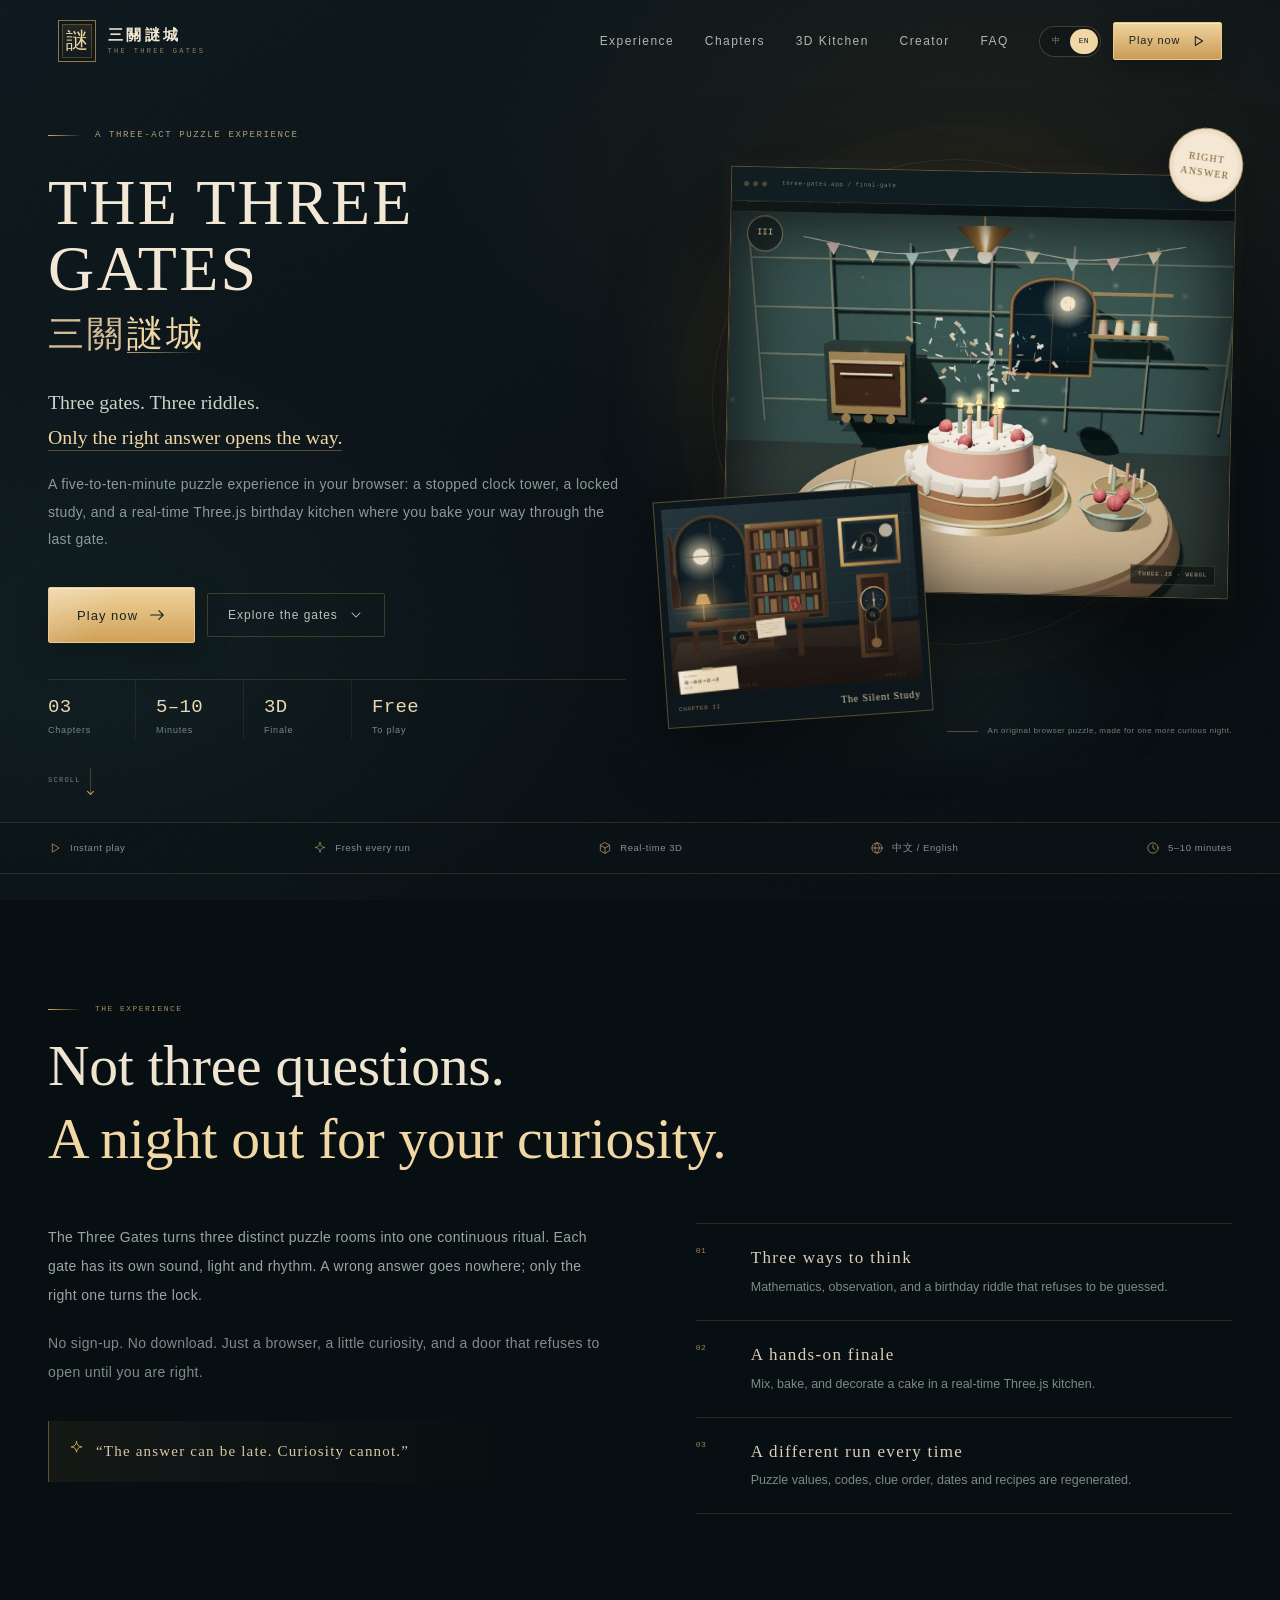
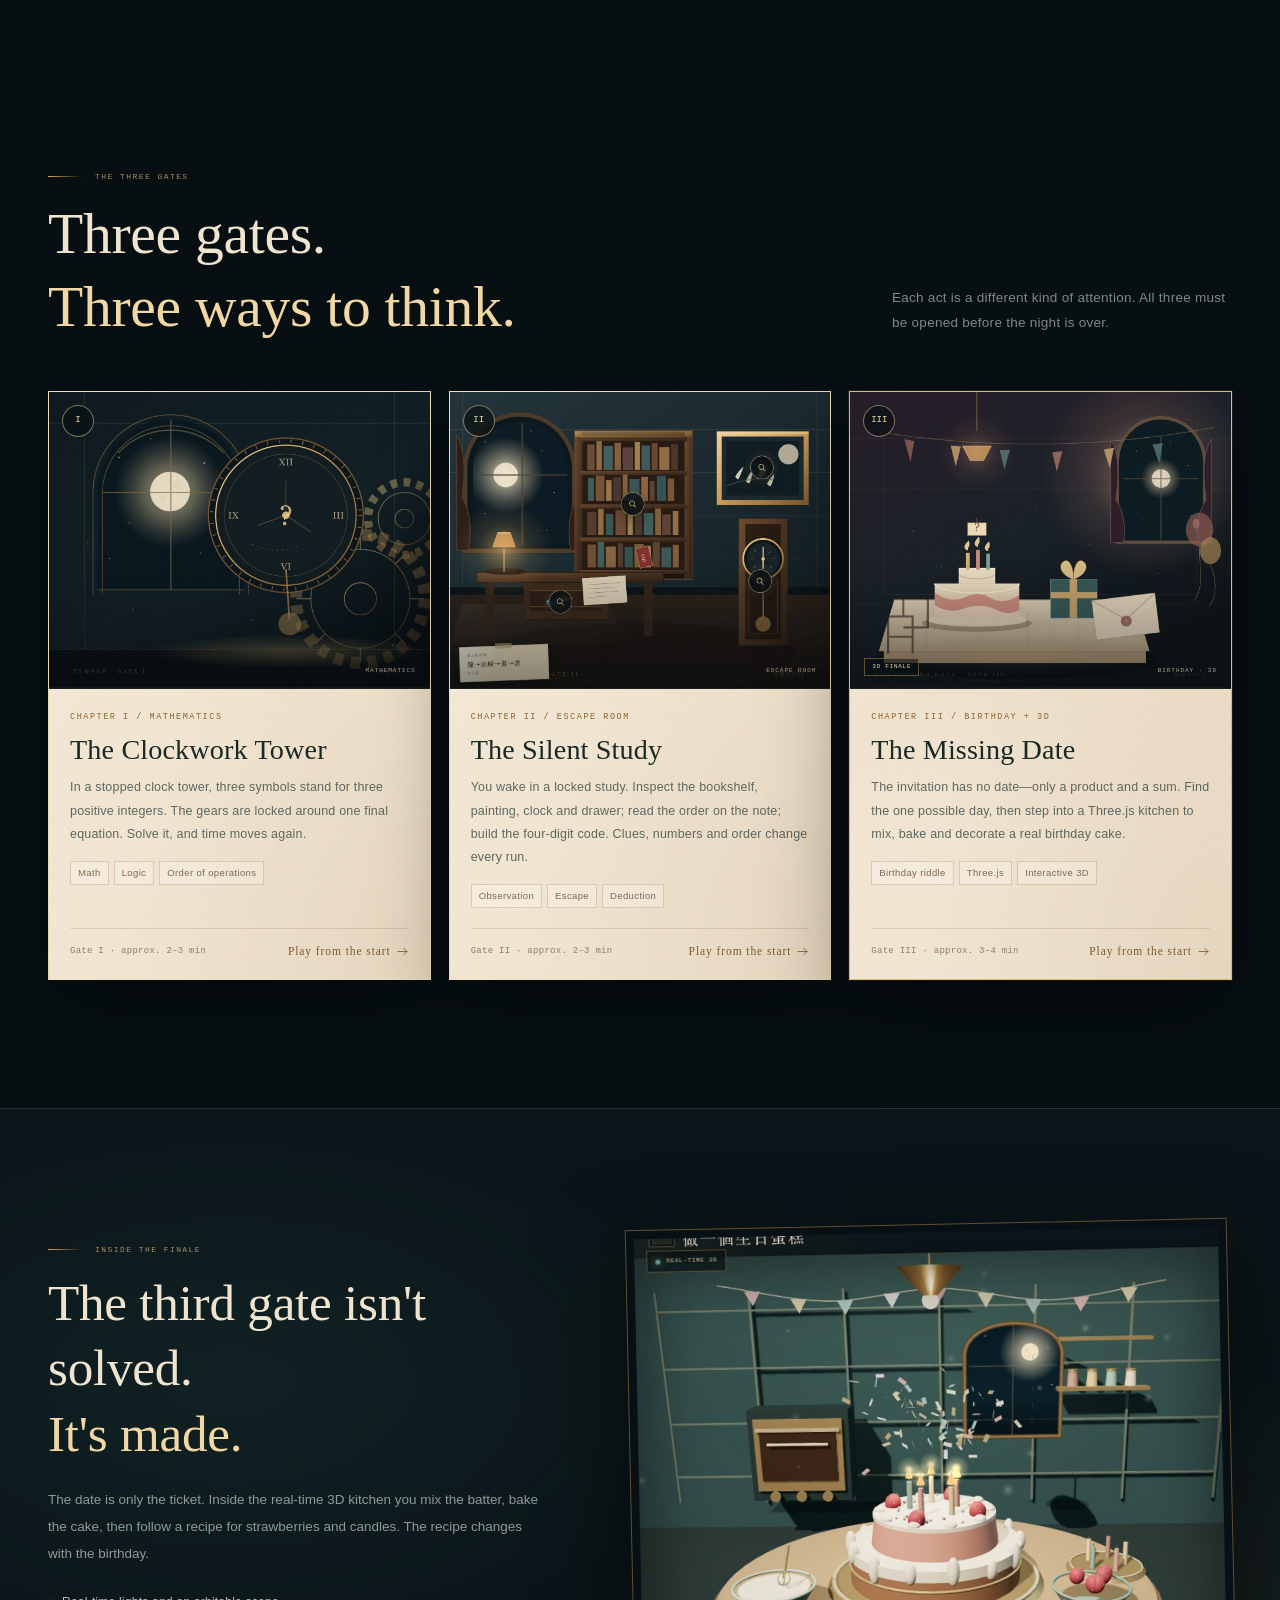
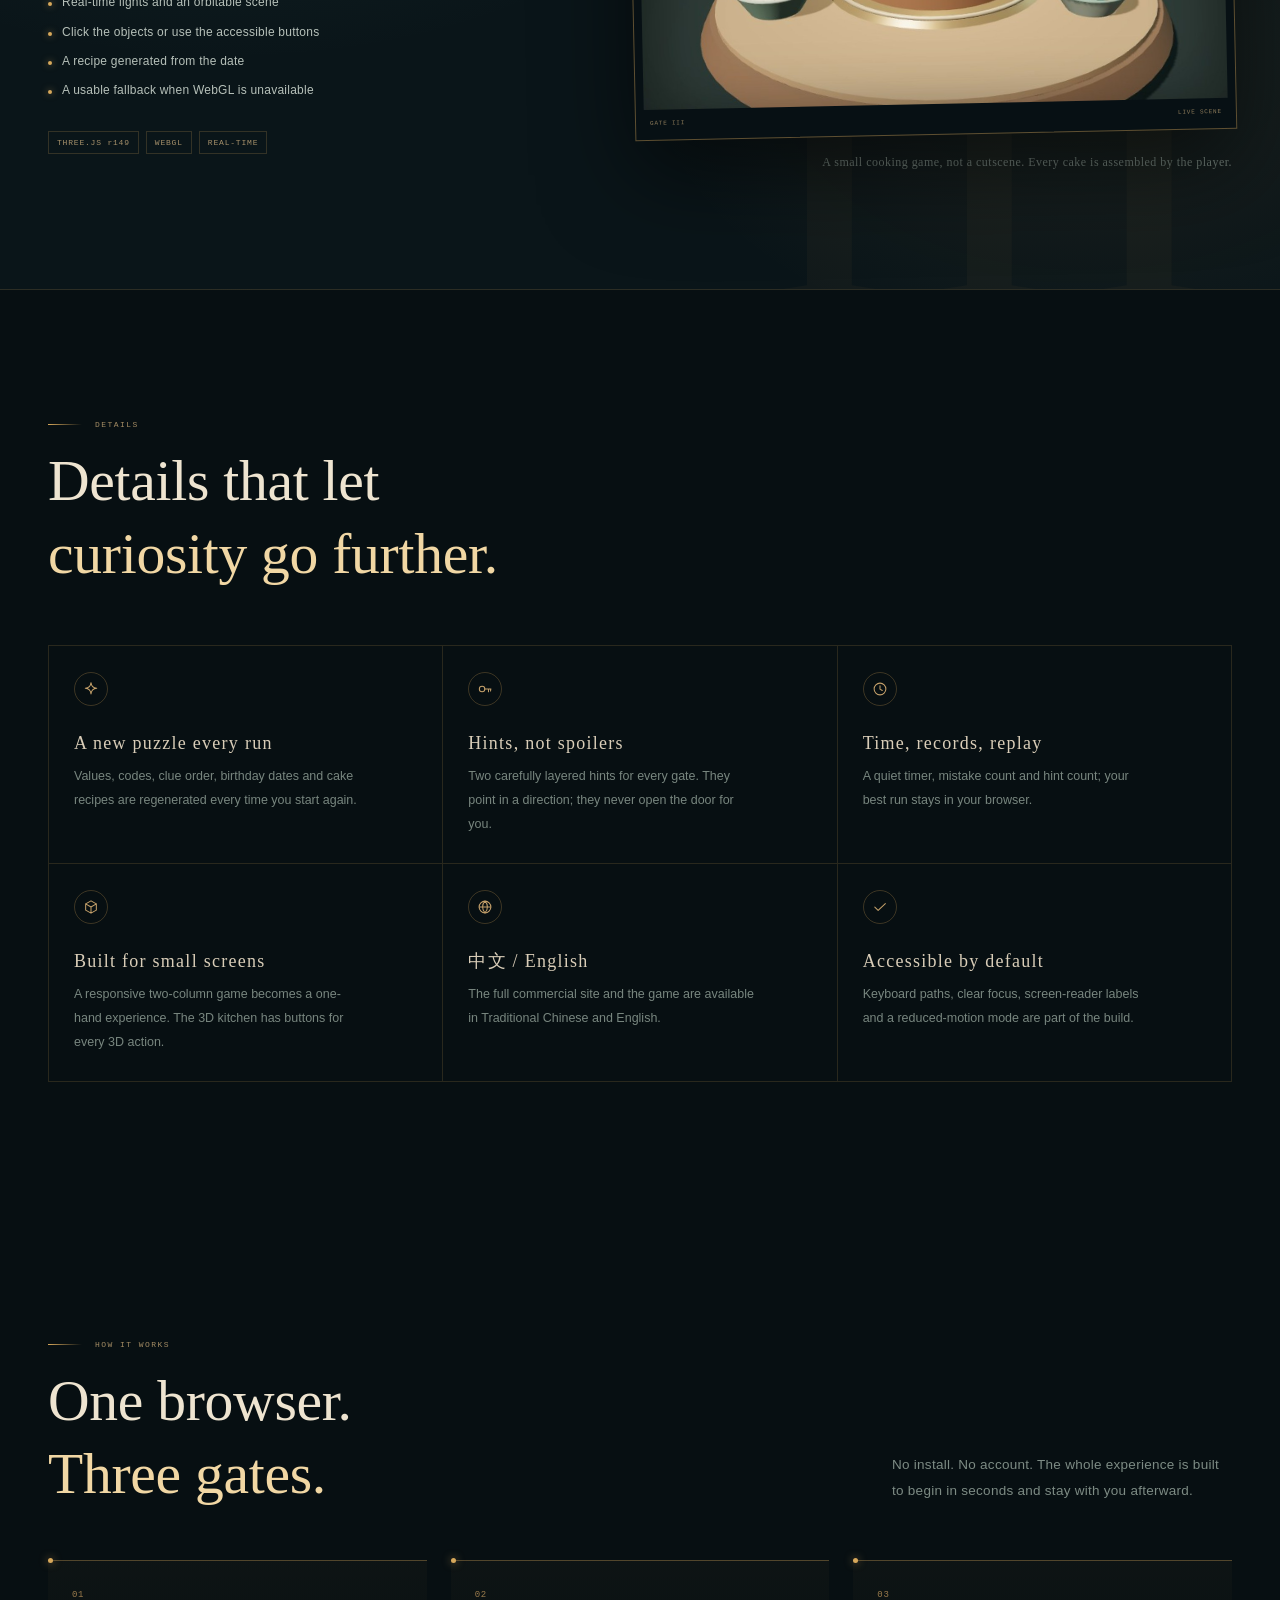
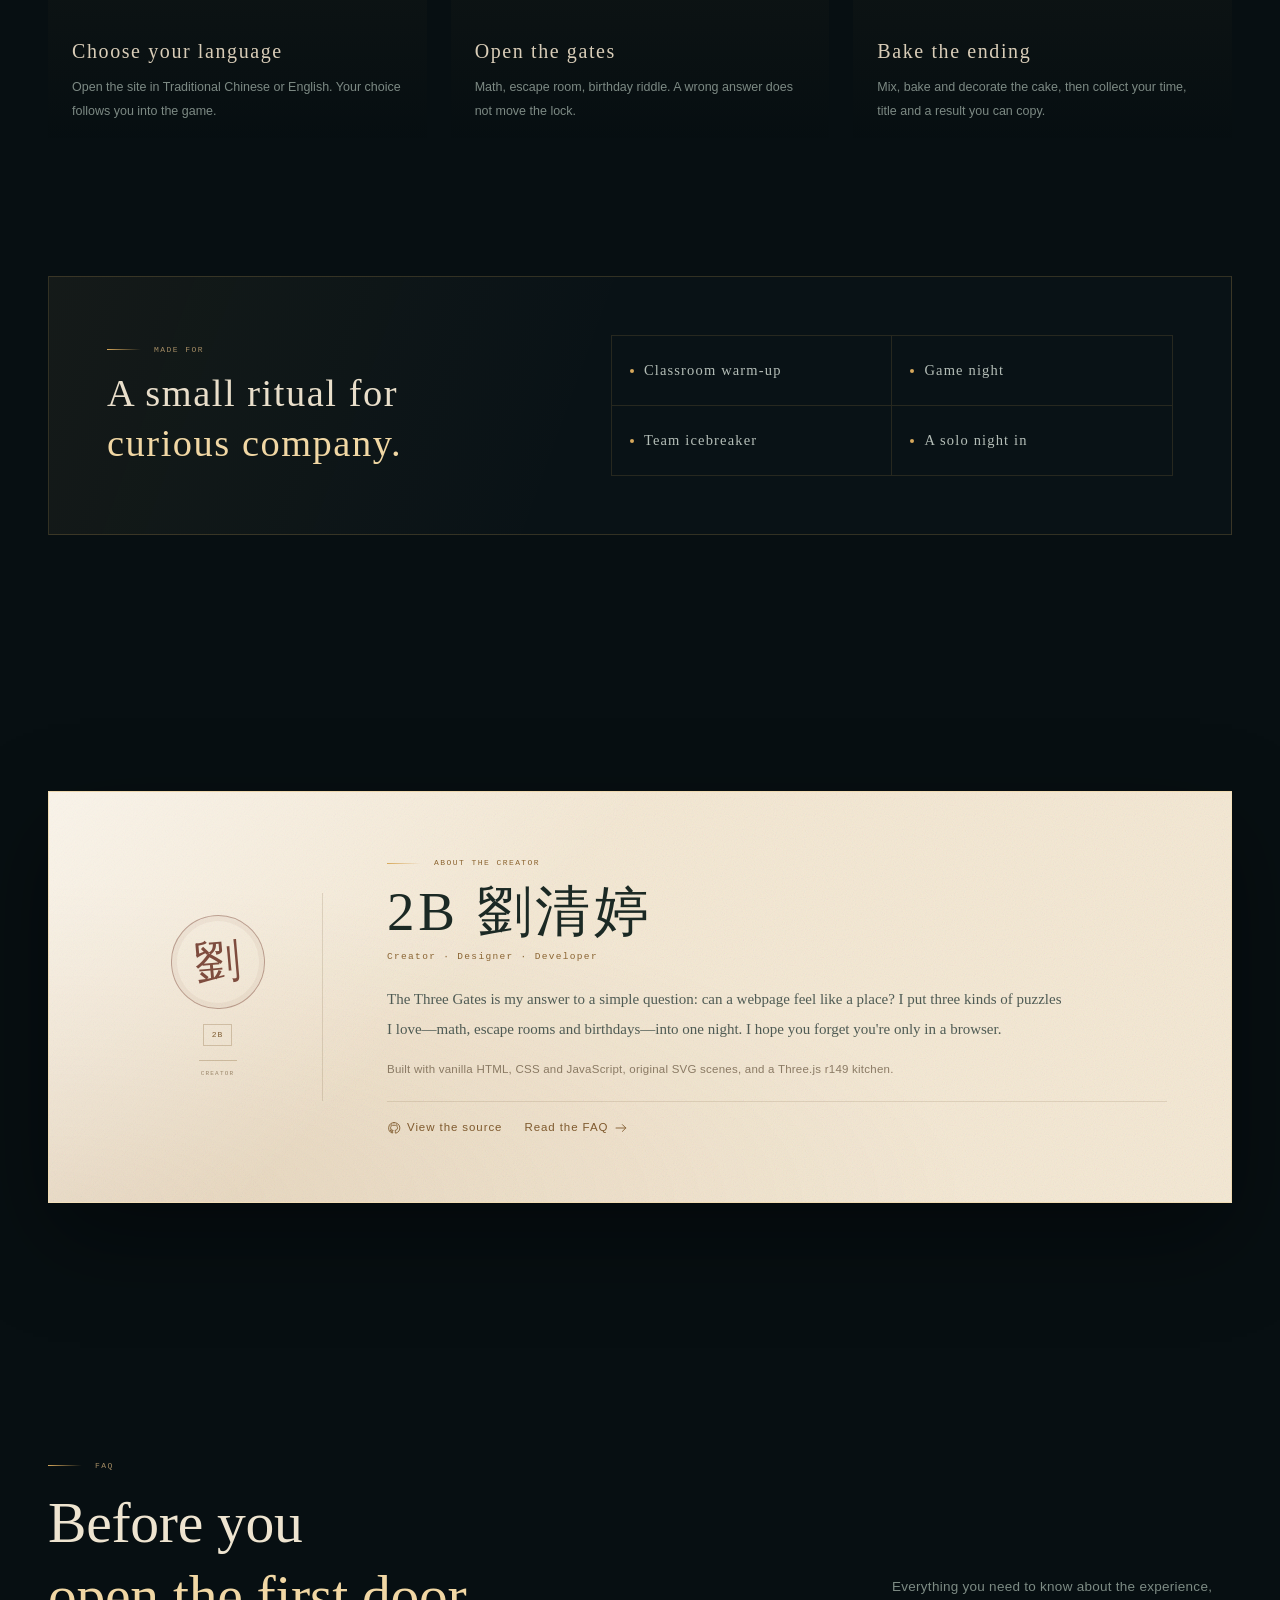
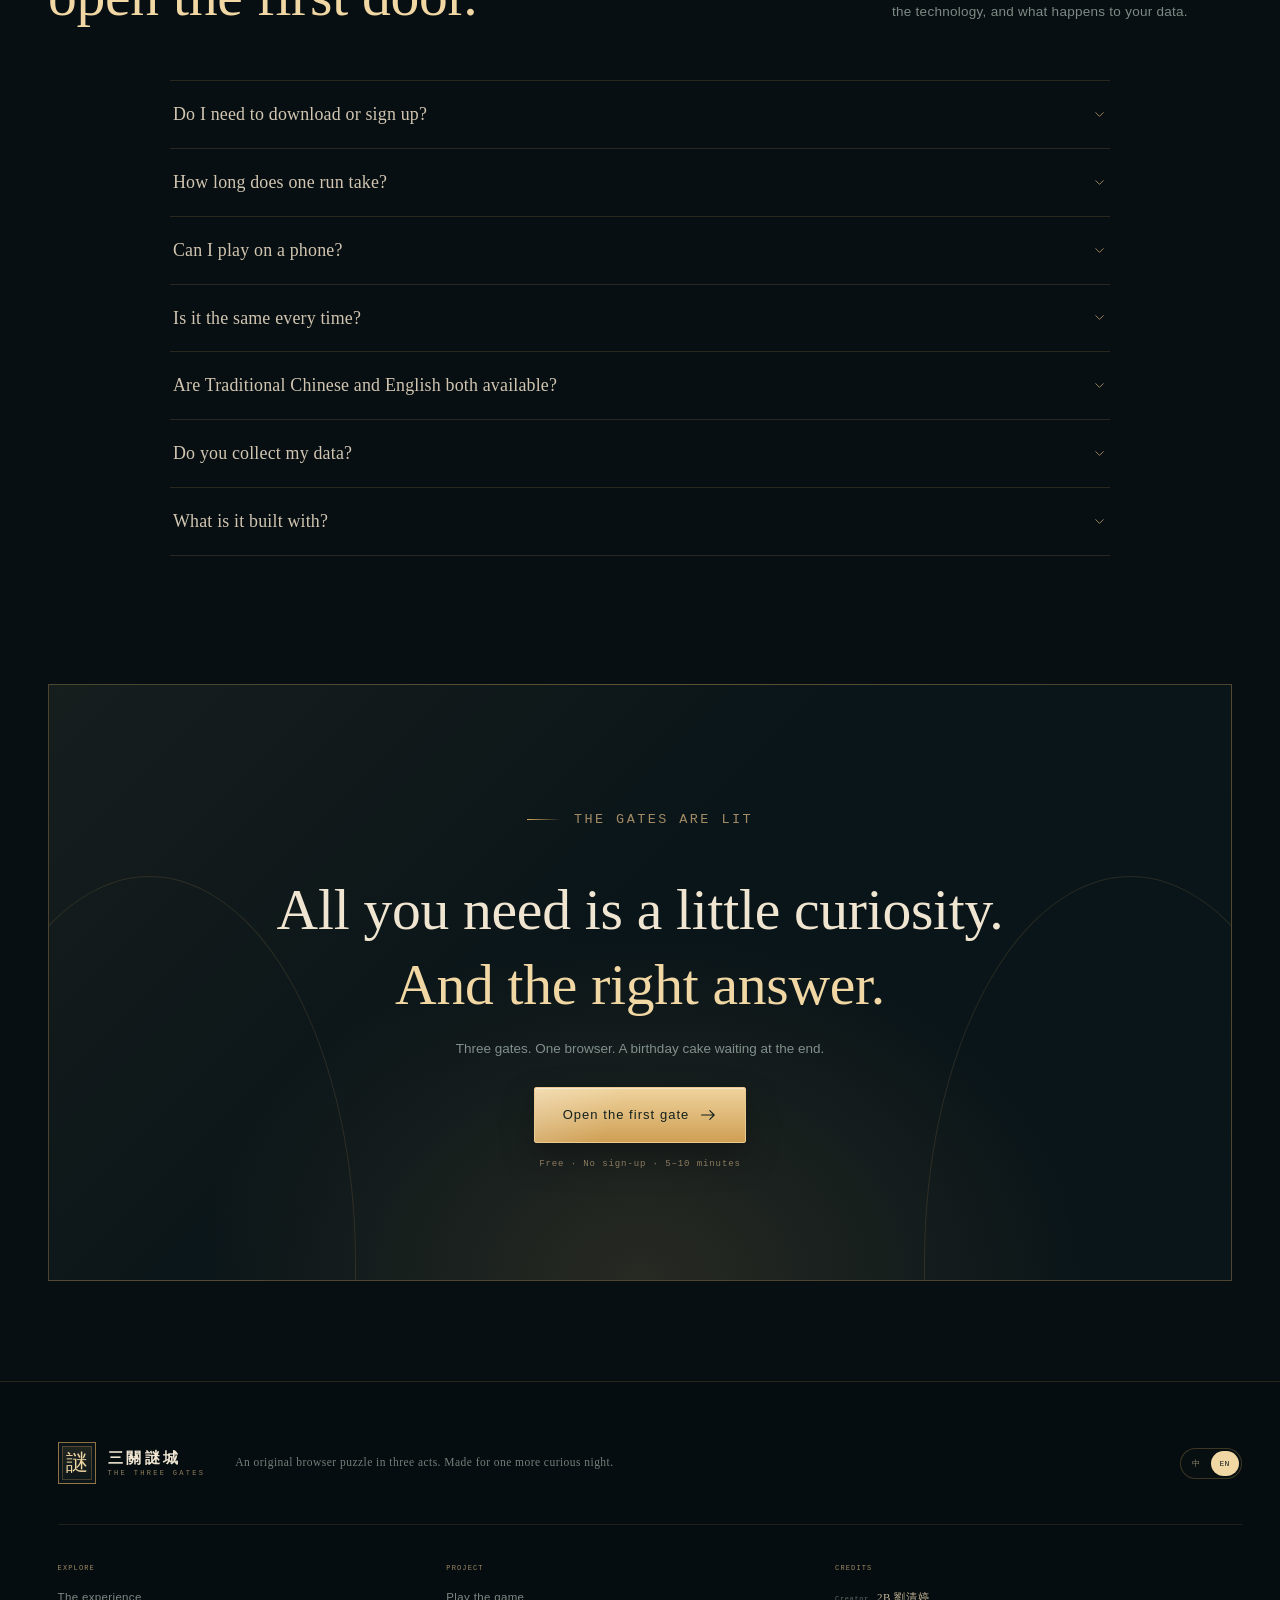
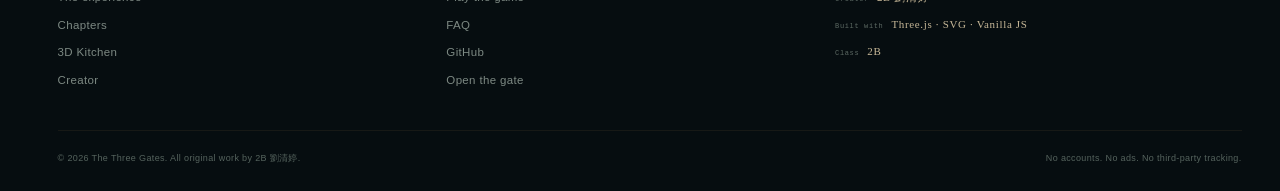
<file: index.html>
<!DOCTYPE html>
<html lang="zh-Hant">
<head>
  <meta charset="UTF-8">
  <meta name="viewport" content="width=device-width, initial-scale=1.0">
  <meta name="theme-color" content="#080f12">
  <meta name="description" content="三關謎城：一場約 5–10 分鐘的瀏覽器解謎體驗。數學題、密室逃脫、Three.js 3D 生日廚房。三道門，三種謎，答對才過關。">
  <meta name="author" content="2B 劉清婷">
  <title>三關謎城 · 三道門，三種謎｜The Three Gates</title>

  <meta property="og:type" content="website">
  <meta property="og:title" content="三關謎城 · The Three Gates">
  <meta property="og:description" content="三關沉浸式網頁解謎：數學、密室、Three.js 3D 生日廚房。答對，門才會開。">
  <meta property="og:image" content="https://s20250051-cpu.github.io/ting123/assets/og-cover.jpg">
  <meta property="og:url" content="https://s20250051-cpu.github.io/ting123/">
  <meta property="og:site_name" content="三關謎城 · The Three Gates">
  <meta name="twitter:card" content="summary_large_image">
  <meta name="twitter:title" content="三關謎城 · The Three Gates">
  <meta name="twitter:description" content="A three-act browser puzzle with a real-time Three.js birthday kitchen.">
  <meta name="twitter:image" content="https://s20250051-cpu.github.io/ting123/assets/og-cover.jpg">
  <link rel="canonical" href="https://s20250051-cpu.github.io/ting123/">
  <link rel="alternate" hreflang="zh-Hant" href="https://s20250051-cpu.github.io/ting123/">
  <link rel="alternate" hreflang="en" href="https://s20250051-cpu.github.io/ting123/?lang=en">

  <link rel="icon" href="data:image/svg+xml,%3Csvg xmlns='http://www.w3.org/2000/svg' viewBox='0 0 64 64'%3E%3Crect width='64' height='64' rx='12' fill='%23081014'/%3E%3Crect x='5' y='5' width='54' height='54' rx='8' fill='none' stroke='%23d7a85b'/%3E%3Ctext x='32' y='45' text-anchor='middle' font-family='serif' font-size='34' fill='%23e8c489'%3E%E8%AC%8E%3C/text%3E%3C/svg%3E">
  <link rel="stylesheet" href="site.css">
  <script>document.documentElement.classList.add('js');</script>
  <script type="application/ld+json">
  {
    "@context": "https://schema.org",
    "@type": "VideoGame",
    "name": "三關謎城 / The Three Gates",
    "alternativeName": "The Three Gates",
    "description": "A three-act browser puzzle: mathematics, escape room and a real-time Three.js birthday kitchen. Only correct answers open the gates.",
    "genre": ["Puzzle", "Escape room", "Educational game"],
    "gamePlatform": "Web browser",
    "applicationCategory": "Game",
    "operatingSystem": "Any",
    "isAccessibleForFree": true,
    "inLanguage": ["zh-Hant", "en"],
    "author": {
      "@type": "Person",
      "name": "2B 劉清婷"
    },
    "publisher": {
      "@type": "Person",
      "name": "2B 劉清婷"
    },
    "url": "https://s20250051-cpu.github.io/ting123/",
    "image": "https://s20250051-cpu.github.io/ting123/assets/og-cover.jpg"
  }
  </script>
</head>
<body>
  <a class="skip-link" href="#main" data-en="Skip to content">跳到主要內容</a>
  <div class="site-grain" aria-hidden="true"></div>

  <svg class="svg-sprite" aria-hidden="true" focusable="false" width="0" height="0">
    <defs>
      <symbol id="s-arrow" viewBox="0 0 24 24"><path d="M3.5 12h16.7M14.4 6.2 20.2 12l-5.8 5.8"/></symbol>
      <symbol id="s-play" viewBox="0 0 24 24"><path d="M8 5.2 19 12 8 18.8Z"/></symbol>
      <symbol id="s-sparkle" viewBox="0 0 24 24"><path d="M12 2.5c.5 5.4 3.1 8 8.5 8.5-5.4.5-8 3.1-8.5 8.5-.5-5.4-3.1-8-8.5-8.5 5.4-.5 8-3.1 8.5-8.5Z"/></symbol>
      <symbol id="s-check" viewBox="0 0 24 24"><path d="m4.2 12.2 5 5L20 6.8"/></symbol>
      <symbol id="s-cube" viewBox="0 0 24 24"><path d="m12 2.8 8 4.5v9.4l-8 4.5-8-4.5V7.3zM4 7.3l8 4.6 8-4.6M12 11.9V21"/></symbol>
      <symbol id="s-clock" viewBox="0 0 24 24"><circle cx="12" cy="12" r="8.8"/><path d="M12 7v5.2l3.4 2"/></symbol>
      <symbol id="s-book" viewBox="0 0 24 24"><path d="M4 5.6A2.6 2.6 0 0 1 6.6 3H20v18H6.6A2.6 2.6 0 0 1 4 18.4zM4 18.4A2.6 2.6 0 0 1 6.6 15.8H20"/></symbol>
      <symbol id="s-cake" viewBox="0 0 24 24"><path d="M3.8 20.2h16.4M5.2 20.2v-5.1c0-1.2 1-2.1 2.1-2.1h9.4c1.2 0 2.1.9 2.1 2.1v5.1M5.2 16.1c1.4.9 2.7.9 4.1 0 1.4-.9 2.8-.9 4.2 0 1.3.9 2.6.9 4 .1M12 12.8V7.2M12 7.2c1.3-1.4 2.6-.5 2.6.8 0 1.2-1.2 1.9-2.6 2.4-1.4-.5-2.6-1.2-2.6-2.4 0-1.3 1.3-2.2 2.6-.8Z"/></symbol>
      <symbol id="s-lock" viewBox="0 0 24 24"><rect x="4.8" y="10" width="14.4" height="10.2" rx="2"/><path d="M8 10V7.3a4 4 0 0 1 8 0V10M12 14.2v2.2"/></symbol>
      <symbol id="s-globe" viewBox="0 0 24 24"><circle cx="12" cy="12" r="8.8"/><path d="M3.4 12h17.2M12 3.2c2.4 2.4 3.6 5.4 3.6 8.8s-1.2 6.4-3.6 8.8c-2.4-2.4-3.6-5.4-3.6-8.8S9.6 5.6 12 3.2Z"/></symbol>
      <symbol id="s-menu" viewBox="0 0 24 24"><path d="M4 7h16M4 12h16M4 17h16"/></symbol>
      <symbol id="s-close" viewBox="0 0 24 24"><path d="m5.5 5.5 13 13M18.5 5.5l-13 13"/></symbol>
      <symbol id="s-github" viewBox="0 0 24 24"><path d="M12 2.8a9.2 9.2 0 0 0-2.9 17.9c.5.1.6-.2.6-.5v-1.8c-2.6.5-3.1-1.1-3.1-1.1-.4-1-1-1.3-1-1.3-.8-.6.1-.6.1-.6.9.1 1.5 1 1.5 1 .8 1.4 2.2 1 2.7.8.1-.6.3-1 .6-1.2-2.1-.2-4.3-1-4.3-4.5 0-1 .3-1.8 1-2.5-.1-.2-.4-1.2.1-2.5 0 0 .8-.2 2.5 1a8.7 8.7 0 0 1 4.6 0c1.8-1.2 2.5-1 2.5-1 .5 1.3.2 2.3.1 2.5.6.7 1 1.5 1 2.5 0 3.5-2.2 4.3-4.3 4.5.3.3.6.9.6 1.8v2.6c0 .3.2.6.7.5A9.2 9.2 0 0 0 12 2.8Z"/></symbol>
      <symbol id="s-key" viewBox="0 0 24 24"><circle cx="7.6" cy="12" r="4.1"/><path d="M11.7 12H21M17.2 12v4.2M20.4 12v3"/></symbol>
      <symbol id="s-chevron" viewBox="0 0 24 24"><path d="m6 9 6 6 6-6"/></symbol>
    </defs>
  </svg>

  <header class="site-header" id="site-header">
    <a class="site-brand" href="#top" aria-label="三關謎城 · The Three Gates">
      <span class="site-seal" aria-hidden="true">謎</span>
      <span class="site-brand-text">
        <strong>三關謎城</strong>
        <small>THE THREE GATES</small>
      </span>
    </a>

    <nav class="site-nav" id="site-nav" aria-label="Main navigation / 主要導覽">
      <a href="#experience" data-en="Experience">體驗</a>
      <a href="#chapters" data-en="Chapters">關卡</a>
      <a href="#kitchen" data-en="3D Kitchen">3D 廚房</a>
      <a href="#creator" data-en="Creator">創作理念</a>
      <a href="#faq" data-en="FAQ">常見問題</a>
      <a class="nav-play" href="play.html?lang=zh-Hant" data-play-link data-en="Play now">立即遊玩</a>
    </nav>

    <div class="site-actions">
      <div class="lang-switch" role="group" aria-label="Language / 語言">
        <button type="button" data-lang="zh" aria-pressed="true">中</button>
        <button type="button" data-lang="en" aria-pressed="false">EN</button>
      </div>
      <a class="btn btn-play" href="play.html?lang=zh-Hant" data-play-link>
        <span data-en="Play now">立即遊玩</span>
        <svg class="icon"><use href="#s-play"></use></svg>
      </a>
      <button class="nav-toggle" id="nav-toggle" type="button" aria-expanded="false" aria-controls="site-nav" aria-label="開啟選單 / Open menu">
        <svg class="icon icon-menu"><use href="#s-menu"></use></svg>
        <svg class="icon icon-close"><use href="#s-close"></use></svg>
      </button>
    </div>
  </header>

  <main id="main">
    <section class="hero" id="top">
      <div class="hero-copy">
        <p class="eyebrow eyebrow--hero"><span class="rule"></span><span data-en="A THREE-ACT PUZZLE EXPERIENCE">三關沉浸式解謎 · 網頁即玩</span></p>
        <h1 class="hero-title">
          <span class="hero-title-cn">三關<span class="hero-title-accent">謎城</span></span>
          <span class="hero-title-en">THE THREE GATES</span>
        </h1>
        <p class="hero-lede" data-en-html="Three gates. Three riddles.<br><em>Only the right answer opens the way.</em>">三道門，三種謎。<br><em>答對，門才會開。</em></p>
        <p class="hero-body" data-en="A five-to-ten-minute puzzle experience in your browser: a stopped clock tower, a locked study, and a real-time Three.js birthday kitchen where you bake your way through the last gate.">一場約五到十分鐘的瀏覽器解謎體驗：走進停擺的鐘樓、上鎖的書房，最後在 Three.js 即時烘焙的生日廚房裡，親手完成第三道門。</p>
        <div class="hero-actions">
          <a class="btn btn-primary btn-large" href="play.html?lang=zh-Hant" data-play-link>
            <span data-en="Play now">立即遊玩</span>
            <svg class="icon"><use href="#s-arrow"></use></svg>
          </a>
          <a class="btn btn-quiet" href="#chapters">
            <span data-en="Explore the gates">探索三道門</span>
            <svg class="icon"><use href="#s-chevron"></use></svg>
          </a>
        </div>
        <ul class="hero-stats" aria-label="Product facts / 產品資訊">
          <li><strong>03</strong><span data-en="Chapters">關卡</span></li>
          <li><strong>5–10</strong><span data-en="Minutes">分鐘</span></li>
          <li><strong>3D</strong><span data-en="Finale">壓軸</span></li>
          <li><strong>Free</strong><span data-en="To play">遊玩</span></li>
        </ul>
      </div>

      <div class="hero-art" aria-label="Game preview / 遊戲預覽">
        <div class="hero-orbit" aria-hidden="true"></div>
        <figure class="product-frame">
          <div class="product-bar">
            <span class="product-dots" aria-hidden="true"><i></i><i></i><i></i></span>
            <span class="product-url">three-gates.app / final-gate</span>
            <span class="product-live"><i></i> LIVE 3D</span>
          </div>
          <div class="product-image">
            <img src="assets/kitchen.jpg" alt="Three.js 3D 生日廚房與完成的生日蛋糕" data-en-alt="The Three.js 3D birthday kitchen with a finished birthday cake">
            <span class="product-stamp">III</span>
            <span class="product-tag">THREE.JS · WEBGL</span>
          </div>
        </figure>
        <figure class="floating-shot">
          <img src="assets/chapter-room.jpg" alt="密室逃脫關卡：月光下的無聲書房" data-en-alt="The Silent Study escape-room scene under moonlight">
          <figcaption><span>CHAPTER II</span><strong data-en="The Silent Study">無聲書房</strong></figcaption>
        </figure>
        <div class="hero-seal" aria-hidden="true"><span data-en="RIGHT">答對</span><span data-en="ANSWER">才過關</span></div>
        <div class="hero-caption"><span class="hero-caption-line"></span><span data-en="An original browser puzzle, made for one more curious night.">一場為好奇心而作的網頁解謎。</span></div>
      </div>

      <a class="scroll-cue" href="#experience" aria-label="Scroll to experience / 向下瀏覽">
        <span data-en="Scroll">向下</span><i aria-hidden="true"></i>
      </a>
    </section>

    <section class="proof" aria-label="At a glance / 產品一覽">
      <div class="proof-inner">
        <span><svg class="icon"><use href="#s-play"></use></svg><span data-en="Instant play">即開即玩</span></span>
        <span><svg class="icon"><use href="#s-sparkle"></use></svg><span data-en="Fresh every run">每局重新出題</span></span>
        <span><svg class="icon"><use href="#s-cube"></use></svg><span data-en="Real-time 3D">即時 3D</span></span>
        <span><svg class="icon"><use href="#s-globe"></use></svg><span>中文 / English</span></span>
        <span><svg class="icon"><use href="#s-clock"></use></svg><span data-en="5–10 minutes">5–10 分鐘</span></span>
      </div>
    </section>

    <section class="section experience" id="experience">
      <div class="section-head reveal">
        <p class="eyebrow"><span class="rule"></span><span data-en="THE EXPERIENCE">體驗</span></p>
        <h2 data-en-html="Not three questions.<br><em>A night out for your curiosity.</em>">不是三條題目，<br><em>而是一場有氣氛的夜遊。</em></h2>
      </div>
      <div class="experience-grid">
        <div class="experience-copy reveal">
          <p data-en="The Three Gates turns three distinct puzzle rooms into one continuous ritual. Each gate has its own sound, light and rhythm. A wrong answer goes nowhere; only the right one turns the lock.">《三關謎城》把三道界線分明的關卡，串成一個完整的儀式。每一道門都有自己的聲音、光線與節奏；答錯不會前進，答對才會聽見門鎖轉動。</p>
          <p data-en="No sign-up. No download. Just a browser, a little curiosity, and a door that refuses to open until you are right.">不需要註冊、不需要下載。只要一個瀏覽器、一點好奇心，和一扇在你答對之前不會打開的門。</p>
          <blockquote class="experience-quote">
            <svg class="icon"><use href="#s-sparkle"></use></svg>
            <span data-en="“The answer can be late. Curiosity cannot.”">「答案會遲到，但好奇心不會。」</span>
          </blockquote>
        </div>
        <div class="experience-notes">
          <article class="note-card reveal">
            <span class="note-num">01</span>
            <div><h3 data-en="Three ways to think">三種思考</h3><p data-en="Mathematics, observation, and a birthday riddle that refuses to be guessed.">數學、觀察，與一道不靠猜的生日謎題。</p></div>
          </article>
          <article class="note-card reveal">
            <span class="note-num">02</span>
            <div><h3 data-en="A hands-on finale">親手完成的結局</h3><p data-en="Mix, bake, and decorate a cake in a real-time Three.js kitchen.">在 Three.js 廚房裡攪拌、烘焙、裝飾一個生日蛋糕。</p></div>
          </article>
          <article class="note-card reveal">
            <span class="note-num">03</span>
            <div><h3 data-en="A different run every time">每一次都不同</h3><p data-en="Puzzle values, codes, clue order, dates and recipes are regenerated.">謎題數值、密碼、線索順序、日期與食譜都會重新生成。</p></div>
          </article>
        </div>
      </div>
    </section>

    <section class="section chapters" id="chapters">
      <div class="section-head section-head--split reveal">
        <div>
          <p class="eyebrow"><span class="rule"></span><span data-en="THE THREE GATES">三道關卡</span></p>
          <h2 data-en-html="Three gates.<br><em>Three ways to think.</em>">三道門，<br><em>三種玩法。</em></h2>
        </div>
        <p data-en="Each act is a different kind of attention. All three must be opened before the night is over.">每一幕都需要不同的注意力。三道門都開了，這場夜遊才算完成。</p>
      </div>

      <div class="chapter-grid">
        <article class="chapter-card reveal">
          <div class="chapter-media">
            <img src="assets/chapter-math.jpg" alt="齒輪鐘樓關卡場景" data-en-alt="The Clockwork Tower scene">
            <span class="chapter-index">I</span>
            <span class="chapter-label">MATHEMATICS</span>
          </div>
          <div class="chapter-content">
            <p class="eyebrow">CHAPTER I / MATHEMATICS</p>
            <h3 data-en="The Clockwork Tower">齒輪鐘樓</h3>
            <p data-en="In a stopped clock tower, three symbols stand for three positive integers. The gears are locked around one final equation. Solve it, and time moves again.">停擺的鐘塔裡，三個符號各代表一個正整數。齒輪咬合著最後一道算式；解開它，時間才會再次走動。</p>
            <ul class="chapter-tags"><li data-en="Math">數學</li><li data-en="Logic">邏輯</li><li data-en="Order of operations">運算順序</li></ul>
            <div class="chapter-foot"><span data-en="Gate I · approx. 2–3 min">第一道門 · 約 2–3 分鐘</span><a href="play.html?lang=zh-Hant" data-play-link><span data-en="Play from the start">從頭開始</span><svg class="icon"><use href="#s-arrow"></use></svg></a></div>
          </div>
        </article>

        <article class="chapter-card reveal">
          <div class="chapter-media">
            <img src="assets/chapter-room.jpg" alt="無聲書房關卡場景" data-en-alt="The Silent Study scene">
            <span class="chapter-index">II</span>
            <span class="chapter-label">ESCAPE ROOM</span>
          </div>
          <div class="chapter-content">
            <p class="eyebrow">CHAPTER II / ESCAPE ROOM</p>
            <h3 data-en="The Silent Study">無聲書房</h3>
            <p data-en="You wake in a locked study. Inspect the bookshelf, painting, clock and drawer; read the order on the note; build the four-digit code. Clues, numbers and order change every run.">你在一間上鎖的書房醒來。調查書架、畫作、掛鐘與抽屜，讀懂紙條上的順序，拼出四位數密碼。每局的線索、數字與順序都會改變。</p>
            <ul class="chapter-tags"><li data-en="Observation">觀察</li><li data-en="Escape">密室</li><li data-en="Deduction">推理</li></ul>
            <div class="chapter-foot"><span data-en="Gate II · approx. 2–3 min">第二道門 · 約 2–3 分鐘</span><a href="play.html?lang=zh-Hant" data-play-link><span data-en="Play from the start">從頭開始</span><svg class="icon"><use href="#s-arrow"></use></svg></a></div>
          </div>
        </article>

        <article class="chapter-card chapter-card--featured reveal">
          <div class="chapter-media">
            <img src="assets/chapter-birthday.jpg" alt="缺席的日期關卡場景" data-en-alt="The Missing Date scene">
            <span class="chapter-index">III</span>
            <span class="chapter-label">BIRTHDAY · 3D</span>
            <span class="chapter-feature-tag" data-en="3D FINALE">3D 壓軸</span>
          </div>
          <div class="chapter-content">
            <p class="eyebrow">CHAPTER III / BIRTHDAY + 3D</p>
            <h3 data-en="The Missing Date">缺席的日期</h3>
            <p data-en="The invitation has no date—only a product and a sum. Find the one possible day, then step into a Three.js kitchen to mix, bake and decorate a real birthday cake.">邀請函沒有日期，只有乘積與加總。找出唯一的一天，再走進 Three.js 廚房，攪拌、烘焙、裝飾一個真正的生日蛋糕。</p>
            <ul class="chapter-tags"><li data-en="Birthday riddle">生日謎題</li><li data-en="Three.js">Three.js</li><li data-en="Interactive 3D">互動 3D</li></ul>
            <div class="chapter-foot"><span data-en="Gate III · approx. 3–4 min">第三道門 · 約 3–4 分鐘</span><a href="play.html?lang=zh-Hant" data-play-link><span data-en="Play from the start">從頭開始</span><svg class="icon"><use href="#s-arrow"></use></svg></a></div>
          </div>
        </article>
      </div>
    </section>

    <section class="kitchen-feature" id="kitchen">
      <div class="kitchen-feature-inner">
        <div class="kitchen-copy reveal">
          <p class="eyebrow"><span class="rule"></span><span data-en="INSIDE THE FINALE">3D 壓軸</span></p>
          <h2 data-en-html="The third gate isn't solved.<br><em>It's made.</em>">第三道門不是解開的，<br><em>是做出來的。</em></h2>
          <p data-en="The date is only the ticket. Inside the real-time 3D kitchen you mix the batter, bake the cake, then follow a recipe for strawberries and candles. The recipe changes with the birthday.">日期只是入場券。走進即時 3D 廚房後，你要攪拌麵糊、把蛋糕送進烤箱，再照著食譜放上草莓和蠟燭。食譜會跟著當局生日改變。</p>
          <ul class="kitchen-points">
            <li><span class="point-dot"></span><span data-en="Real-time lights and an orbitable scene">即時光影與可旋轉場景</span></li>
            <li><span class="point-dot"></span><span data-en="Click the objects or use the accessible buttons">點擊物件或使用按鈕皆可</span></li>
            <li><span class="point-dot"></span><span data-en="A recipe generated from the date">食譜依日期生成</span></li>
            <li><span class="point-dot"></span><span data-en="A usable fallback when WebGL is unavailable">WebGL 無法使用時仍可完成</span></li>
          </ul>
          <div class="kitchen-tech"><span>THREE.JS r149</span><span>WEBGL</span><span data-en="REAL-TIME">即時渲染</span></div>
        </div>
        <figure class="kitchen-visual reveal">
          <div class="kitchen-frame">
            <img src="assets/kitchen.jpg" alt="Three.js 生日廚房：完成的蛋糕、草莓、蠟燭與廚房場景" data-en-alt="The Three.js birthday kitchen: a finished cake, strawberries, candles and the kitchen scene">
            <div class="kitchen-frame-bar"><span>GATE III</span><span data-en="LIVE SCENE">即時場景</span></div>
            <div class="kitchen-live"><i></i><span data-en="REAL-TIME 3D">即時 3D</span></div>
          </div>
          <figcaption data-en="A small cooking game, not a cutscene. Every cake is assembled by the player.">不是過場動畫，而是一場小小的煮食遊戲。每一個蛋糕，都由玩家親手完成。</figcaption>
        </figure>
      </div>
    </section>

    <section class="section features">
      <div class="section-head reveal">
        <p class="eyebrow"><span class="rule"></span><span data-en="DETAILS">細節</span></p>
        <h2 data-en-html="Details that let<br><em>curiosity go further.</em>">細節，為了讓<br><em>好奇心走得更遠。</em></h2>
      </div>
      <div class="feature-grid">
        <article class="feature-card reveal">
          <span class="feature-icon"><svg class="icon"><use href="#s-sparkle"></use></svg></span>
          <h3 data-en="A new puzzle every run">每局都是新謎</h3>
          <p data-en="Values, codes, clue order, birthday dates and cake recipes are regenerated every time you start again.">數學數值、密室密碼與紙條順序、生日日期與蛋糕食譜，全部重新生成。</p>
        </article>
        <article class="feature-card reveal">
          <span class="feature-icon"><svg class="icon"><use href="#s-key"></use></svg></span>
          <h3 data-en="Hints, not spoilers">提示，不劇透</h3>
          <p data-en="Two carefully layered hints for every gate. They point in a direction; they never open the door for you.">每關兩段提示。它們給方向，不替你開門。</p>
        </article>
        <article class="feature-card reveal">
          <span class="feature-icon"><svg class="icon"><use href="#s-clock"></use></svg></span>
          <h3 data-en="Time, records, replay">時間與紀錄</h3>
          <p data-en="A quiet timer, mistake count and hint count; your best run stays in your browser.">計時、錯誤次數與提示用量；最佳紀錄留在你的瀏覽器。</p>
        </article>
        <article class="feature-card reveal">
          <span class="feature-icon"><svg class="icon"><use href="#s-cube"></use></svg></span>
          <h3 data-en="Built for small screens">為手機而生</h3>
          <p data-en="A responsive two-column game becomes a one-hand experience. The 3D kitchen has buttons for every 3D action.">單手可玩的版面；3D 廚房的每個動作都有按鈕備援。</p>
        </article>
        <article class="feature-card reveal">
          <span class="feature-icon"><svg class="icon"><use href="#s-globe"></use></svg></span>
          <h3 data-en="中文 / English">中文 / English</h3>
          <p data-en="The full commercial site and the game are available in Traditional Chinese and English.">整個商業網站與遊戲都提供繁體中文與英文版本。</p>
        </article>
        <article class="feature-card reveal">
          <span class="feature-icon"><svg class="icon"><use href="#s-check"></use></svg></span>
          <h3 data-en="Accessible by default">無障礙不是附加項</h3>
          <p data-en="Keyboard paths, clear focus, screen-reader labels and a reduced-motion mode are part of the build.">鍵盤操作、清晰焦點、螢幕閱讀器標籤與減少動態效果，都是設計的一部分。</p>
        </article>
      </div>
    </section>

    <section class="section how" id="how">
      <div class="section-head section-head--split reveal">
        <div>
          <p class="eyebrow"><span class="rule"></span><span data-en="HOW IT WORKS">怎麼玩</span></p>
          <h2 data-en-html="One browser.<br><em>Three gates.</em>">一個瀏覽器，<br><em>三道門。</em></h2>
        </div>
        <p data-en="No install. No account. The whole experience is built to begin in seconds and stay with you afterward.">不需要安裝，也不需要帳號。整個體驗只需幾秒就能開始，並在結束後留下一點餘韻。</p>
      </div>
      <ol class="how-grid">
        <li class="how-card reveal"><span class="how-num">01</span><h3 data-en="Choose your language">選擇語言</h3><p data-en="Open the site in Traditional Chinese or English. Your choice follows you into the game.">以繁體中文或英文開啟網站，選擇會跟著你進入遊戲。</p></li>
        <li class="how-card reveal"><span class="how-num">02</span><h3 data-en="Open the gates">一關一關解</h3><p data-en="Math, escape room, birthday riddle. A wrong answer does not move the lock.">數學、密室、生日謎題。答錯，門鎖不會動。</p></li>
        <li class="how-card reveal"><span class="how-num">03</span><h3 data-en="Bake the ending">完成蛋糕</h3><p data-en="Mix, bake and decorate the cake, then collect your time, title and a result you can copy.">攪拌、烘焙、裝飾蛋糕，然後取得用時、稱號與可複製的成績。</p></li>
      </ol>
    </section>

    <section class="section audience">
      <div class="audience-panel reveal">
        <div>
          <p class="eyebrow"><span class="rule"></span><span data-en="MADE FOR">適合誰玩</span></p>
          <h2 data-en-html="A small ritual for<br><em>curious company.</em>">給好奇心，<br><em>一個小小的儀式。</em></h2>
        </div>
        <div class="audience-grid">
          <div><span data-en="Classroom warm-up">課堂暖身</span></div>
          <div><span data-en="Game night">派對聚會</span></div>
          <div><span data-en="Team icebreaker">團隊破冰</span></div>
          <div><span data-en="A solo night in">一個人的夜遊</span></div>
        </div>
      </div>
    </section>

    <section class="section creator" id="creator">
      <div class="creator-panel reveal">
        <div class="creator-mark" aria-hidden="true">
          <span class="creator-seal">劉</span>
          <span class="creator-class">2B</span>
          <span class="creator-line"></span>
          <span class="creator-label">CREATOR</span>
        </div>
        <div class="creator-copy">
          <p class="eyebrow"><span class="rule"></span><span data-en="ABOUT THE CREATOR">關於創作者</span></p>
          <h2>2B 劉清婷</h2>
          <p class="creator-role" data-en="Creator · Designer · Developer">創作者 · 設計 · 開發</p>
          <p class="creator-lede" data-en="The Three Gates is my answer to a simple question: can a webpage feel like a place? I put three kinds of puzzles I love—math, escape rooms and birthdays—into one night. I hope you forget you're only in a browser.">《三關謎城》是我對「網頁能不能像一個地方」的回答。我把數學、密室與生日三個我喜歡的題型，放進同一個夜晚；希望坐下來的人，會忘記自己其實只是在瀏覽器裡。</p>
          <p class="creator-note" data-en="Built with vanilla HTML, CSS and JavaScript, original SVG scenes, and a Three.js r149 kitchen.">以原生 HTML、CSS、JavaScript、原創 SVG 場景與 Three.js r149 廚房製作。</p>
          <div class="creator-links">
            <a class="text-link" href="https://github.com/s20250051-cpu/ting123" target="_blank" rel="noopener">
              <svg class="icon"><use href="#s-github"></use></svg>
              <span data-en="View the source">查看原始碼</span>
            </a>
            <a class="text-link" href="#faq"><span data-en="Read the FAQ">閱讀常見問題</span><svg class="icon"><use href="#s-arrow"></use></svg></a>
          </div>
        </div>
      </div>
    </section>

    <section class="section faq" id="faq">
      <div class="section-head section-head--split reveal">
        <div>
          <p class="eyebrow"><span class="rule"></span><span data-en="FAQ">常見問題</span></p>
          <h2 data-en-html="Before you<br><em>open the first door.</em>">推開第一道門前，<br><em>你可能想知道。</em></h2>
        </div>
        <p data-en="Everything you need to know about the experience, the technology, and what happens to your data.">關於這場體驗、使用的技術，以及你的資料，都在這裡。</p>
      </div>
      <div class="faq-list">
        <details class="faq-item reveal">
          <summary><span data-en="Do I need to download or sign up?">需要下載或註冊嗎？</span><svg class="icon"><use href="#s-chevron"></use></svg></summary>
          <p data-en="No. The whole experience runs in a modern browser and is free to play. No account, no download, no payment.">不需要。整個體驗在現代瀏覽器中運行，免費遊玩；沒有帳號、下載或付款。</p>
        </details>
        <details class="faq-item reveal">
          <summary><span data-en="How long does one run take?">一場大約多久？</span><svg class="icon"><use href="#s-chevron"></use></svg></summary>
          <p data-en="About five to ten minutes for a first run. The puzzles regenerate, so a second run is a different night.">第一次玩約五到十分鐘。謎題會重新生成，所以第二次會是另一個夜晚。</p>
        </details>
        <details class="faq-item reveal">
          <summary><span data-en="Can I play on a phone?">手機可以玩嗎？</span><svg class="icon"><use href="#s-chevron"></use></svg></summary>
          <p data-en="Yes. The layout, input and 3D scene are designed to work on phones. The 3D kitchen needs WebGL; if it is unavailable, every cooking step still has a button fallback.">可以。版面、輸入與 3D 場景都為手機設計。3D 廚房需要 WebGL；若裝置不支援，每個煮食步驟仍有按鈕備援。</p>
        </details>
        <details class="faq-item reveal">
          <summary><span data-en="Is it the same every time?">每次題目都一樣嗎？</span><svg class="icon"><use href="#s-chevron"></use></svg></summary>
          <p data-en="No. Math values, escape-room clues and clue order, the birthday date and the cake recipe are all generated per run.">不。數學數值、密室線索與順序、生日日期與蛋糕食譜，都會依每一局重新生成。</p>
        </details>
        <details class="faq-item reveal">
          <summary><span data-en="Are Traditional Chinese and English both available?">有繁體中文和英文嗎？</span><svg class="icon"><use href="#s-chevron"></use></svg></summary>
          <p data-en="Yes. The commercial site and the game can both be played in Traditional Chinese or English. Use the language switch at the top of either page.">有。商業網站與遊戲都提供繁體中文與英文；可在任何一頁的右上角切換語言。</p>
        </details>
        <details class="faq-item reveal">
          <summary><span data-en="Do you collect my data?">會收集我的資料嗎？</span><svg class="icon"><use href="#s-chevron"></use></svg></summary>
          <p data-en="No accounts, ads or third-party tracking. Your language choice and best run are stored only in your browser's local storage.">沒有帳號、廣告或第三方追蹤。語言選擇與最佳紀錄只存在瀏覽器的本機儲存空間。</p>
        </details>
        <details class="faq-item reveal">
          <summary><span data-en="What is it built with?">這是用什麼做的？</span><svg class="icon"><use href="#s-chevron"></use></svg></summary>
          <p data-en="Vanilla HTML, CSS and JavaScript; original SVG scenes; a Three.js r149 kitchen; and no external image, font or audio dependencies.">原生 HTML、CSS、JavaScript、原創 SVG 場景、Three.js r149 廚房，沒有外部圖片、字型或音訊依賴。</p>
        </details>
      </div>
    </section>

    <section class="final-cta" id="play">
      <div class="final-cta-inner reveal">
        <p class="eyebrow"><span class="rule"></span><span data-en="THE GATES ARE LIT">三道門已經亮起</span></p>
        <h2 data-en-html="All you need is a little curiosity.<br><em>And the right answer.</em>">你只需要一點好奇心，<br><em>和一個答案。</em></h2>
        <p data-en="Three gates. One browser. A birthday cake waiting at the end.">三道門、一個瀏覽器，還有一個在終點等你的生日蛋糕。</p>
        <a class="btn btn-primary btn-large" href="play.html?lang=zh-Hant" data-play-link>
          <span data-en="Open the first gate">推開第一道門</span>
          <svg class="icon"><use href="#s-arrow"></use></svg>
        </a>
        <small data-en="Free · No sign-up · 5–10 minutes">免費 · 不需註冊 · 5–10 分鐘</small>
      </div>
    </section>
  </main>

  <footer class="site-footer">
    <div class="footer-top">
      <a class="site-brand" href="#top" aria-label="三關謎城 · The Three Gates">
        <span class="site-seal" aria-hidden="true">謎</span>
        <span class="site-brand-text"><strong>三關謎城</strong><small>THE THREE GATES</small></span>
      </a>
      <p data-en="An original browser puzzle in three acts. Made for one more curious night.">一場原創的三幕網頁解謎，為下一個好奇的夜晚而作。</p>
      <div class="lang-switch lang-switch--footer" role="group" aria-label="Language / 語言">
        <button type="button" data-lang="zh" aria-pressed="true">中</button>
        <button type="button" data-lang="en" aria-pressed="false">EN</button>
      </div>
    </div>
    <div class="footer-grid">
      <div>
        <h3 data-en="Explore">探索</h3>
        <a href="#experience" data-en="The experience">體驗</a>
        <a href="#chapters" data-en="Chapters">關卡</a>
        <a href="#kitchen" data-en="3D Kitchen">3D 廚房</a>
        <a href="#creator" data-en="Creator">創作者</a>
      </div>
      <div>
        <h3 data-en="Project">專案</h3>
        <a href="play.html?lang=zh-Hant" data-play-link data-en="Play the game">遊玩</a>
        <a href="#faq" data-en="FAQ">常見問題</a>
        <a href="https://github.com/s20250051-cpu/ting123" target="_blank" rel="noopener" data-en="GitHub">GitHub</a>
        <a href="#play" data-en="Open the gate">推開第一道門</a>
      </div>
      <div>
        <h3 data-en="Credits">製作</h3>
        <p class="footer-credit"><span data-en="Creator">創作者</span><strong>2B 劉清婷</strong></p>
        <p class="footer-credit"><span data-en="Built with">技術</span><strong>Three.js · SVG · Vanilla JS</strong></p>
        <p class="footer-credit"><span data-en="Class">班別</span><strong>2B</strong></p>
      </div>
    </div>
    <div class="footer-bottom">
      <span data-en="© 2026 The Three Gates. All original work by 2B 劉清婷.">© 2026 三關謎城 · 原創作品，作者 2B 劉清婷。</span>
      <span data-en="No accounts. No ads. No third-party tracking.">不需帳號 · 沒有廣告 · 沒有第三方追蹤</span>
    </div>
  </footer>

  <script src="site.js"></script>
</body>
</html>
</file>
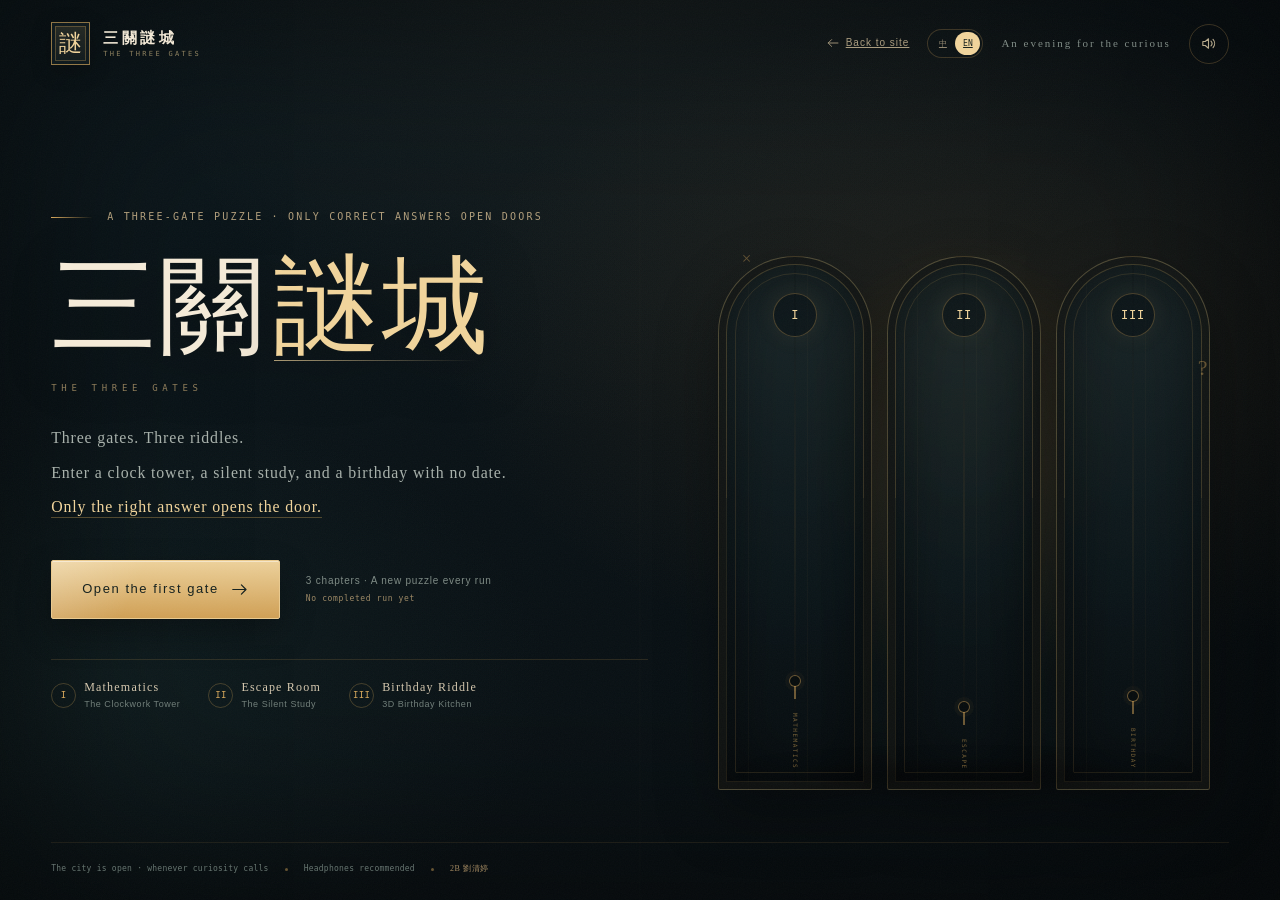
<file: play.html>
<!DOCTYPE html>
<html lang="zh-Hant">
<head>
  <meta charset="UTF-8">
  <meta name="viewport" content="width=device-width, initial-scale=1.0">
  <meta name="theme-color" content="#081014">
  <meta name="description" content="三關謎城：數學題、密室逃脫、3D 生日廚房。三道門，三種謎，答對才過關。">
  <meta name="author" content="2B 劉清婷">
  <title>三關謎城 · 答對才過關</title>
  <link rel="canonical" href="https://s20250051-cpu.github.io/ting123/play.html">
  <meta property="og:type" content="website">
  <meta property="og:title" content="三關謎城 · The Three Gates">
  <meta property="og:description" content="三關沉浸式網頁解謎：數學、密室、Three.js 3D 生日廚房。答對，門才會開。">
  <meta property="og:image" content="https://s20250051-cpu.github.io/ting123/assets/og-cover.jpg">
  <meta property="og:url" content="https://s20250051-cpu.github.io/ting123/play.html">
  <meta name="twitter:card" content="summary_large_image">
  <link rel="icon" href="data:image/svg+xml,%3Csvg xmlns='http://www.w3.org/2000/svg' viewBox='0 0 64 64'%3E%3Crect width='64' height='64' rx='10' fill='%230b1418'/%3E%3Crect x='5' y='5' width='54' height='54' rx='7' fill='none' stroke='%23d7a85b'/%3E%3Ctext x='32' y='44' text-anchor='middle' font-family='serif' font-size='34' fill='%23e8c489'%3E%E8%AC%8E%3C/text%3E%3C/svg%3E">
  <link rel="stylesheet" href="styles.css">
</head>
<body>
  <svg class="svg-sprite" aria-hidden="true" focusable="false" width="0" height="0">
    <defs>
      <symbol id="i-gear" viewBox="0 0 24 24">
        <path d="M9.9 2.8h4.2l.5 2.1 1.4.6 1.8-1.2 3 3-1.2 1.8.6 1.4 2.1.5v4.2l-2.1.5-.6 1.4 1.2 1.8-3 3-1.8-1.2-1.4.6-.5 2.1H9.9l-.5-2.1-1.4-.6-1.8 1.2-3-3 1.2-1.8-.6-1.4L1.7 15V9.9l2.1-.5.6-1.4-1.2-1.8 3-3 1.8 1.2 1.4-.6.5-2.1Z"/>
        <circle cx="12" cy="12" r="3.5"/>
      </symbol>
      <symbol id="i-key" viewBox="0 0 24 24">
        <circle cx="7.6" cy="12" r="4.1"/>
        <path d="M11.7 12H21M17.2 12v4.2M20.4 12v3"/>
      </symbol>
      <symbol id="i-candle" viewBox="0 0 24 24">
        <path d="M8.4 10.7h7.2V21H8.4zM8.4 14.3h7.2"/>
        <path d="M12 3.1c1.5 2.1 2.7 3 2.7 4.8a2.7 2.7 0 1 1-5.4 0c0-1.1.7-2.1 1.6-3.2.4-.5.8-1 1.1-1.6Z"/>
      </symbol>
      <symbol id="i-book" viewBox="0 0 24 24">
        <path d="M4 5.6A2.6 2.6 0 0 1 6.6 3H20v18H6.6A2.6 2.6 0 0 1 4 18.4z"/>
        <path d="M4 18.4A2.6 2.6 0 0 1 6.6 15.8H20M8.5 7.3h7"/>
      </symbol>
      <symbol id="i-frame" viewBox="0 0 24 24">
        <rect x="3.5" y="4.5" width="17" height="15" rx=".7"/>
        <rect x="6" y="7" width="12" height="10" rx=".3"/>
        <path d="m7 16 3.5-4.4 2.4 2.8 2.1-2.5L18 16"/>
      </symbol>
      <symbol id="i-clock" viewBox="0 0 24 24">
        <circle cx="12" cy="12" r="8.6"/>
        <path d="M12 7.1V12l3.2 2"/>
      </symbol>
      <symbol id="i-drawer" viewBox="0 0 24 24">
        <rect x="3.5" y="6.5" width="17" height="13" rx="1"/>
        <path d="M3.5 11.2h17M9 14.7h6"/>
      </symbol>
      <symbol id="i-search" viewBox="0 0 24 24">
        <circle cx="10.4" cy="10.4" r="6.4"/>
        <path d="m15.2 15.2 5.1 5.1"/>
      </symbol>
      <symbol id="i-check" viewBox="0 0 24 24">
        <path d="m4.2 12.2 5 5L20 6.8"/>
      </symbol>
      <symbol id="i-lock" viewBox="0 0 24 24">
        <rect x="4.8" y="10" width="14.4" height="10.2" rx="2"/>
        <path d="M8 10V7.3a4 4 0 0 1 8 0V10M12 14.2v2.2"/>
      </symbol>
      <symbol id="i-volume" viewBox="0 0 24 24">
        <path d="M4 9.2h3.4L12 5.3v13.4l-4.6-3.9H4z"/>
        <path d="M15.5 8.6a5 5 0 0 1 0 6.8M18.4 6.2a8.7 8.7 0 0 1 0 11.6"/>
      </symbol>
      <symbol id="i-volume-off" viewBox="0 0 24 24">
        <path d="M4 9.2h3.4L12 5.3v13.4l-4.6-3.9H4z"/>
        <path d="m16 9.4 5 5M21 9.4l-5 5"/>
      </symbol>
      <symbol id="i-arrow" viewBox="0 0 24 24">
        <path d="M3.5 12h16.7M14.4 6.2 20.2 12l-5.8 5.8"/>
      </symbol>
      <symbol id="i-restart" viewBox="0 0 24 24">
        <path d="M4.2 9.1A8.2 8.2 0 1 1 4 14.8M4.2 4.2v5.3h5.3"/>
      </symbol>
      <symbol id="i-share" viewBox="0 0 24 24">
        <circle cx="6" cy="12" r="2.6"/><circle cx="18" cy="5.8" r="2.6"/><circle cx="18" cy="18.2" r="2.6"/>
        <path d="m8.4 10.8 7.2-3.7M8.4 13.2l7.2 3.7"/>
      </symbol>
      <symbol id="i-sparkle" viewBox="0 0 24 24">
        <path d="M12 2.5c.5 5.4 3.1 8 8.5 8.5-5.4.5-8 3.1-8.5 8.5-.5-5.4-3.1-8-8.5-8.5 5.4-.5 8-3.1 8.5-8.5Z"/>
      </symbol>
      <symbol id="i-calendar" viewBox="0 0 24 24">
        <rect x="3.5" y="5.5" width="17" height="15" rx="1.4"/>
        <path d="M3.5 10h17M8 3v5M16 3v5"/>
      </symbol>
      <symbol id="i-quote" viewBox="0 0 24 24">
        <path d="M3.6 13.8c0-4 2.2-7 6.4-8.8M13.2 13.8c0-4 2.2-7 6.4-8.8M3.6 13.8h4.2v6.6H3.6zM13.2 13.8h4.2v6.6h-4.2z"/>
      </symbol>
      <symbol id="i-close" viewBox="0 0 24 24">
        <path d="m5.5 5.5 13 13M18.5 5.5l-13 13"/>
      </symbol>
      <symbol id="i-cake" viewBox="0 0 24 24">
        <path d="M3.8 20.2h16.4M5.2 20.2v-5.1c0-1.2 1-2.1 2.1-2.1h9.4c1.2 0 2.1.9 2.1 2.1v5.1"/>
        <path d="M5.2 16.1c1.4.9 2.7.9 4.1 0 1.4-.9 2.8-.9 4.2 0 1.3.9 2.6.9 4 .1M12 12.8V7.2M12 7.2c1.3-1.4 2.6-.5 2.6.8 0 1.2-1.2 1.9-2.6 2.4-1.4-.5-2.6-1.2-2.6-2.4 0-1.3 1.3-2.2 2.6-.8Z"/>
      </symbol>
    </defs>
  </svg>

  <div class="page-noise" aria-hidden="true"></div>
  <div class="page-glow" aria-hidden="true"></div>

  <header class="topbar">
    <button class="brand" id="brand-btn" type="button">
      <span class="brand-seal" aria-hidden="true">謎</span>
      <span class="brand-word">
        <span class="brand-cn">三關謎城</span>
        <span class="brand-en">THE THREE GATES</span>
      </span>
      <span class="sr-only">回到城門</span>
    </button>
    <div class="topbar-actions">
      <a class="site-back" href="index.html" aria-label="返回網站 / Back to site">
        <svg class="icon site-back-arrow"><use href="#i-arrow"></use></svg>
        <span>返回網站</span>
      </a>
      <div class="play-lang" id="play-lang" aria-label="Language">
        <a href="?lang=zh-Hant" data-lang-option="zh-Hant">中</a>
        <a href="?lang=en" data-lang-option="en">EN</a>
      </div>
      <span class="topbar-note" id="topbar-note">一場合乎好奇心的夜遊</span>
      <button class="icon-btn" id="sound-btn" type="button" aria-pressed="true" aria-label="關閉音效" title="關閉音效">
        <svg class="icon icon--volume"><use href="#i-volume"></use></svg>
        <svg class="icon icon--muted"><use href="#i-volume-off"></use></svg>
      </button>
      <button class="text-btn" id="restart-btn" type="button" aria-label="重新開始" title="重新開始" hidden>
        <svg class="icon"><use href="#i-restart"></use></svg>
        <span>重新開始</span>
      </button>
    </div>
  </header>

  <main class="app" id="app">
    <!-- ───────────────────────────── 城門 ───────────────────────────── -->
    <section class="screen screen--landing" id="screen-landing">
      <div class="landing-copy">
        <p class="kicker"><span class="kicker-line" aria-hidden="true"></span>三關解謎 · 答對才過關</p>
        <h1 class="hero-title">
          <span class="hero-title-cn">三關<span class="hero-title-accent">謎城</span></span>
          <span class="hero-title-en" aria-hidden="true">THE THREE GATES</span>
        </h1>
        <p class="hero-lede">
          三道門，三種謎。<br>
          走進鐘樓、無聲書房，與一場沒有日期的生日。<br>
          <em>答對，門才會開。</em>
        </p>
        <div class="hero-actions">
          <button class="btn btn--primary btn--large" id="start-btn" type="button">
            <span>推開第一道門</span>
            <svg class="icon"><use href="#i-arrow"></use></svg>
          </button>
          <div class="hero-meta">
            <span>3 道關卡 · 每局重新出題</span>
            <span id="best-record">尚未留下通關紀錄</span>
          </div>
        </div>
        <ol class="level-chips" aria-label="三道關卡">
          <li><span class="chip-numeral">I</span><span>數學題</span><small>齒輪鐘樓</small></li>
          <li><span class="chip-numeral">II</span><span>密室逃脫</span><small>無聲書房</small></li>
          <li><span class="chip-numeral">III</span><span>生日謎題</span><small>3D 生日廚房</small></li>
        </ol>
      </div>

      <div class="gateway" aria-hidden="true">
        <div class="gateway-halo"></div>
        <div class="gate gateway--1">
          <span class="gate-arch"></span>
          <span class="gate-numeral">I</span>
          <span class="gate-keyhole"></span>
          <span class="gate-label">MATHEMATICS</span>
        </div>
        <div class="gate gateway--2">
          <span class="gate-arch"></span>
          <span class="gate-numeral">II</span>
          <span class="gate-keyhole"></span>
          <span class="gate-label">ESCAPE</span>
          <span class="gate-light"></span>
        </div>
        <div class="gate gateway--3">
          <span class="gate-arch"></span>
          <span class="gate-numeral">III</span>
          <span class="gate-keyhole"></span>
          <span class="gate-label">BIRTHDAY</span>
        </div>
        <span class="floating-glyph floating-glyph--a">×</span>
        <span class="floating-glyph floating-glyph--b">?</span>
        <span class="gateway-shadow"></span>
      </div>

      <footer class="landing-footer">
        <span>謎城開放時間 · 任何你想動腦的時刻</span>
        <span class="footer-dot" aria-hidden="true"></span>
        <span>耳機效果更佳</span>
        <span class="footer-dot" aria-hidden="true"></span>
        <span class="landing-author">2B 劉清婷</span>
      </footer>
    </section>

    <!-- ───────────────────────────── 遊戲 ───────────────────────────── -->
    <section class="screen screen--game" id="screen-game" data-level="1" hidden>
      <div class="gamebar">
        <ol class="stepper" id="stepper" aria-label="通關進度">
          <li class="step is-current" data-step="1" aria-current="step">
            <span class="step-dot">I</span>
            <span class="step-text"><b>數學題</b><small>齒輪鐘樓</small></span>
          </li>
          <li class="step" data-step="2">
            <span class="step-dot">II</span>
            <span class="step-text"><b>密室逃脫</b><small>無聲書房</small></span>
          </li>
          <li class="step" data-step="3">
            <span class="step-dot">III</span>
            <span class="step-text"><b>生日謎題</b><small>缺席的日期</small></span>
          </li>
        </ol>
        <div class="game-meta">
          <span class="game-clock"><span>用時</span><time id="timer" datetime="PT0S">00:00</time></span>
          <span class="game-lock"><svg class="icon"><use href="#i-lock"></use></svg><span id="lock-count">1 / 3</span></span>
        </div>
      </div>

      <!-- 第一關 -->
      <article class="level level--math" id="level-1">
        <div class="level-scene scene--math">
          <div class="scene-frame">
            <svg class="scene-svg" viewBox="0 0 900 700" role="img" aria-label="深夜的鐘樓，巨大的齒輪與停擺的鐘面在月光下泛著銅光">
              <defs>
                <linearGradient id="towerWall" x1="0" y1="0" x2="0.8" y2="1">
                  <stop offset="0" stop-color="#0c181d"/>
                  <stop offset="0.6" stop-color="#101e24"/>
                  <stop offset="1" stop-color="#070d10"/>
                </linearGradient>
                <radialGradient id="towerMoon" cx=".5" cy=".5" r=".5">
                  <stop offset="0" stop-color="#f4e7c3" stop-opacity=".95"/>
                  <stop offset=".45" stop-color="#cfbd94" stop-opacity=".7"/>
                  <stop offset="1" stop-color="#9b8b68" stop-opacity="0"/>
                </radialGradient>
                <linearGradient id="towerBrass" x1="0" y1="0" x2="1" y2="1">
                  <stop offset="0" stop-color="#f4d79d"/>
                  <stop offset=".45" stop-color="#c99a52"/>
                  <stop offset="1" stop-color="#77522a"/>
                </linearGradient>
                <radialGradient id="towerGlow" cx=".5" cy=".5" r=".5">
                  <stop offset="0" stop-color="#e7c582" stop-opacity=".3"/>
                  <stop offset="1" stop-color="#e7c582" stop-opacity="0"/>
                </radialGradient>
                <clipPath id="towerWindowClip">
                  <path d="M115 470V238a173 173 0 0 1 346 0v232Z"/>
                </clipPath>
                <filter id="towerBlur" x="-50%" y="-50%" width="200%" height="200%">
                  <feGaussianBlur stdDeviation="12"/>
                </filter>
              </defs>
              <rect width="900" height="700" fill="url(#towerWall)"/>
              <g opacity=".2" stroke="#d8b273" stroke-width="1" fill="none">
                <path d="M0 74h900M0 620h900M84 0v700M816 0v700"/>
                <path d="M0 700 205 470M900 700 695 470" opacity=".5"/>
              </g>
              <rect x="0" y="610" width="900" height="90" fill="#060b0e"/>
              <path d="M0 610h900" stroke="#a98046" stroke-opacity=".3"/>

              <g clip-path="url(#towerWindowClip)">
                <rect x="100" y="50" width="380" height="430" fill="#07151d"/>
                <circle cx="286" cy="236" r="132" fill="url(#towerMoon)" opacity=".62"/>
                <circle cx="286" cy="236" r="47" fill="#f4e9ce" opacity=".87"/>
                <circle cx="303" cy="221" r="9" fill="#d8cbb0" opacity=".55"/>
                <circle cx="270" cy="250" r="6" fill="#d8cbb0" opacity=".4"/>
                <g fill="#f4e9ce">
                  <circle cx="165" cy="155" r="1.6" opacity=".8"/><circle cx="190" cy="310" r="1.2" opacity=".55"/>
                  <circle cx="367" cy="168" r="1.8" opacity=".75"/><circle cx="412" cy="272" r="1.3" opacity=".5"/>
                  <circle cx="143" cy="395" r="1.1" opacity=".6"/><circle cx="358" cy="382" r="1.5" opacity=".45"/>
                  <circle cx="240" cy="111" r="1.2" opacity=".6"/><circle cx="426" cy="118" r="1" opacity=".5"/>
                </g>
                <g stroke="#7e673f" stroke-width="3" opacity=".65">
                  <path d="M288 65v405M125 238h327"/>
                  <path d="M164 144a170 170 0 0 1 248 0" fill="none"/>
                </g>
                <path d="M115 470h346" stroke="#b58a4d" stroke-width="5" opacity=".4"/>
              </g>
              <path d="M104 480V238a184 184 0 0 1 368 0v242" fill="none" stroke="#8d6a3a" stroke-width="2" opacity=".7"/>
              <path d="M126 480V242a162 162 0 0 1 324 0v238" fill="none" stroke="#5a452a" stroke-width="2"/>

              <g opacity=".9">
                <g fill="none" stroke="url(#towerBrass)" stroke-width="3">
                  <circle cx="736" cy="490" r="152" stroke-width="28" stroke-dasharray="22 18" opacity=".34"/>
                  <circle cx="736" cy="490" r="117" stroke-width="2" opacity=".55"/>
                  <circle cx="736" cy="490" r="38" stroke-width="2" opacity=".7"/>
                  <path d="M736 373v-34M736 607v34M619 490h-34M853 490h34M653 407l-24-24M819 573l24 24M819 407l24-24M653 573l-24 24" opacity=".5"/>
                  <animateTransform attributeName="transform" type="rotate" from="0 736 490" to="360 736 490" dur="80s" repeatCount="indefinite"/>
                </g>
                <g fill="none" stroke="url(#towerBrass)" stroke-width="2.4" opacity=".45">
                  <circle cx="840" cy="300" r="86" stroke-width="20" stroke-dasharray="16 15"/>
                  <circle cx="840" cy="300" r="62"/>
                  <circle cx="840" cy="300" r="22"/>
                  <animateTransform attributeName="transform" type="rotate" from="360 840 300" to="0 840 300" dur="55s" repeatCount="indefinite"/>
                </g>
              </g>

              <g>
                <circle cx="560" cy="292" r="183" fill="#0a1418" stroke="#74552f" stroke-width="3"/>
                <circle cx="560" cy="292" r="166" fill="#101b20" stroke="url(#towerBrass)" stroke-width="3"/>
                <circle cx="560" cy="292" r="145" fill="none" stroke="#b98e51" stroke-width="1" opacity=".5"/>
                <circle cx="560" cy="292" r="176" fill="none" stroke="#d8b273" stroke-width="9" stroke-dasharray="2 26" opacity=".55"/>
                <g fill="#d9bd8b" font-family="Georgia, serif" font-size="23" text-anchor="middle" opacity=".8">
                  <text x="560" y="174">XII</text>
                  <text x="684" y="300">III</text>
                  <text x="560" y="421">VI</text>
                  <text x="436" y="300">IX</text>
                </g>
                <g stroke="#d3ad72" stroke-width="2" opacity=".35">
                  <path d="M560 292V210M560 292l58 39M560 292l-66 24"/>
                </g>
                <circle cx="560" cy="292" r="9" fill="#d3ad72"/>
                <text x="560" y="315" text-anchor="middle" fill="#e7c98f" font-family="Georgia, 'Songti TC', serif" font-size="66" opacity=".85">?</text>
                <path d="M480 360c35 18 70 20 113 4" fill="none" stroke="#e7c98f" stroke-width="1" stroke-dasharray="4 8" opacity=".5"/>
              </g>

              <g opacity=".75">
                <path d="M560 420v120" stroke="#b68c53" stroke-width="4"/>
                <circle cx="560" cy="550" r="27" fill="#c69a5a" opacity=".65"/>
                <circle cx="560" cy="550" r="38" fill="none" stroke="#c69a5a" opacity=".25"/>
                <animateTransform attributeName="transform" type="rotate" values="-4 560 420;4 560 420;-4 560 420" dur="5.5s" repeatCount="indefinite"/>
              </g>

              <ellipse cx="560" cy="615" rx="330" ry="40" fill="url(#towerGlow)"/>
              <g fill="#f1d9a7" opacity=".6" class="dust-motes">
                <circle cx="198" cy="515" r="1.5"/><circle cx="330" cy="455" r="1"/><circle cx="478" cy="540" r="1.3"/>
                <circle cx="700" cy="172" r="1"/><circle cx="812" cy="600" r="1.4"/><circle cx="642" cy="615" r="1"/>
                <circle cx="390" cy="610" r=".9"/><circle cx="92" cy="360" r="1.2"/>
              </g>
              <text x="58" y="666" fill="#b28b54" font-family="Georgia, serif" font-size="12" letter-spacing="5" opacity=".65">TEMPUS · GATE I</text>
              <text x="842" y="666" fill="#b28b54" font-family="Georgia, serif" font-size="12" letter-spacing="4" opacity=".4" text-anchor="end">MMXXVI</text>
            </svg>
            <div class="scene-corner scene-corner--tl" aria-hidden="true"></div>
            <div class="scene-corner scene-corner--br" aria-hidden="true"></div>
            <div class="scene-caption">
              <span class="scene-caption-kicker">第一關 · 數學題</span>
              <strong>鐘樓的齒輪室</strong>
              <span>月光之下，時間停了下來。</span>
            </div>
          </div>
        </div>

        <div class="level-panel">
          <div class="panel-heading">
            <p class="eyebrow">LEVEL I / MATHEMATICS</p>
            <h2 id="level-1-title" tabindex="-1">齒輪鐘樓</h2>
            <p class="story">鐘塔停了。三個符號各自代表一個正整數，齒輪咬合著最後一道算式。<br>解開它，門鎖才會轉動。</p>
          </div>

          <div class="equation-card" id="equation-card">
            <div class="glyph-legend" aria-hidden="true">
              <span><svg class="icon"><use href="#i-gear"></use></svg>齒輪</span>
              <span><svg class="icon"><use href="#i-key"></use></svg>鑰匙</span>
              <span><svg class="icon"><use href="#i-candle"></use></svg>蠟燭</span>
            </div>
            <div class="equations" id="equations" aria-live="off"></div>
            <div class="equation-target">
              <span class="target-label">求</span>
              <span id="target-expression" role="group" aria-label="蠟燭加齒輪乘以鑰匙"></span>
              <span class="target-equals">=</span>
              <span class="target-unknown">?</span>
            </div>
          </div>

          <form class="answer-form" id="math-form" novalidate>
            <label for="math-answer">寫下你的答案</label>
            <div class="answer-row">
              <input class="answer-input" id="math-answer" name="answer" type="text" inputmode="numeric" pattern="[0-9]*" autocomplete="off" placeholder="？" aria-describedby="math-feedback">
              <button class="btn btn--submit" type="submit">
                <span>解鎖齒輪</span>
                <svg class="icon"><use href="#i-arrow"></use></svg>
              </button>
            </div>
            <p class="form-note">同一符號代表同一個數字；答案為整數。</p>
          </form>

          <p class="feedback" id="math-feedback" aria-live="polite"></p>

          <div class="hint-block" data-hint-level="1">
            <button class="hint-toggle" type="button" aria-expanded="false" aria-controls="math-hints">
              <span><svg class="icon"><use href="#i-sparkle"></use></svg>需要一點提示？</span>
              <span class="hint-count">0 / 2</span>
            </button>
            <div class="hint-drawer" id="math-hints" hidden></div>
          </div>
        </div>
      </article>

      <!-- 第二關 -->
      <article class="level level--room" id="level-2" hidden>
        <div class="level-scene scene--room">
          <div class="scene-frame">
            <div class="room-wrap" id="room-wrap">
              <svg class="scene-svg room-svg" viewBox="0 0 900 700" role="img" aria-label="一間上鎖的舊書房：左邊是窗，中間是書架，右邊掛著畫與一座鐘，下方是書桌和抽屜">
                <defs>
                  <linearGradient id="roomWall" x1="0" y1="0" x2="1" y2="1">
                    <stop offset="0" stop-color="#203238"/>
                    <stop offset=".55" stop-color="#16262c"/>
                    <stop offset="1" stop-color="#0d181c"/>
                  </linearGradient>
                  <linearGradient id="roomFloor" x1="0" y1="0" x2="0" y2="1">
                    <stop offset="0" stop-color="#2b2119"/>
                    <stop offset="1" stop-color="#120e0b"/>
                  </linearGradient>
                  <linearGradient id="roomWood" x1="0" y1="0" x2="1" y2="1">
                    <stop offset="0" stop-color="#6b4a2e"/>
                    <stop offset=".5" stop-color="#4a3220"/>
                    <stop offset="1" stop-color="#2c1e14"/>
                  </linearGradient>
                  <linearGradient id="roomGold" x1="0" y1="0" x2="1" y2="1">
                    <stop offset="0" stop-color="#f0d39a"/>
                    <stop offset=".5" stop-color="#c89a56"/>
                    <stop offset="1" stop-color="#7b562c"/>
                  </linearGradient>
                  <radialGradient id="lampGlow" cx=".5" cy=".5" r=".5">
                    <stop offset="0" stop-color="#f3c983" stop-opacity=".52"/>
                    <stop offset=".55" stop-color="#d7a057" stop-opacity=".14"/>
                    <stop offset="1" stop-color="#d7a057" stop-opacity="0"/>
                  </radialGradient>
                  <radialGradient id="roomMoon" cx=".5" cy=".5" r=".5">
                    <stop offset="0" stop-color="#f1e7cc" stop-opacity=".9"/>
                    <stop offset="1" stop-color="#bfb18e" stop-opacity="0"/>
                  </radialGradient>
                  <clipPath id="roomWindowClip">
                    <path d="M54 362V182a112 112 0 0 1 224 0v180Z"/>
                  </clipPath>
                  <linearGradient id="lightShaft" x1="0" y1="0" x2="1" y2="1">
                    <stop offset="0" stop-color="#e8d7ae" stop-opacity=".18"/>
                    <stop offset="1" stop-color="#e8d7ae" stop-opacity="0"/>
                  </linearGradient>
                </defs>

                <rect width="900" height="700" fill="url(#roomWall)"/>
                <g opacity=".18" stroke="#d6bd91" stroke-width="1" fill="none">
                  <path d="M0 88h900M0 190h900M0 292h900M0 394h900"/>
                  <path d="M30 0v520M870 0v520"/>
                </g>
                <rect x="0" y="470" width="900" height="230" fill="url(#roomFloor)"/>
                <path d="M0 470h900" stroke="#0a1114" stroke-width="18"/>
                <g stroke="#4b3524" stroke-width="1" opacity=".5">
                  <path d="M0 610 900 500M0 700 900 610M120 700 900 560M260 700 900 555M420 700 900 585M600 700 900 640"/>
                </g>
                <ellipse cx="450" cy="615" rx="370" ry="70" fill="#170f0b" opacity=".6"/>

                <!-- window -->
                <g>
                  <path d="M36 375V182a129 129 0 0 1 258 0v193Z" fill="#0a151a" stroke="#4a3927" stroke-width="10"/>
                  <g clip-path="url(#roomWindowClip)">
                    <rect x="42" y="50" width="250" height="330" fill="#0a1921"/>
                    <circle cx="132" cy="196" r="90" fill="url(#roomMoon)"/>
                    <circle cx="132" cy="196" r="29" fill="#f1e7cc" opacity=".9"/>
                    <g fill="#f1e7cc" opacity=".68">
                      <circle cx="83" cy="118" r="1.4"/><circle cx="218" cy="139" r="1.2"/><circle cx="247" cy="238" r="1.5"/>
                      <circle cx="82" cy="287" r="1"/><circle cx="192" cy="92" r="1.1"/><circle cx="230" cy="326" r="1.3"/>
                    </g>
                    <g stroke="#4e4030" stroke-width="4" opacity=".7">
                      <path d="M171 74v310M61 196h230"/>
                    </g>
                  </g>
                  <g fill="#2a1b15" stroke="#5a3b27" stroke-width="2">
                    <path d="M16 100c22 46 19 102 12 148 20 32 24 77 16 126H16Z"/>
                    <path d="M314 100c-22 46-19 102-12 148-20 32-24 77-16 126h28Z"/>
                  </g>
                </g>
                <path d="M28 500h328l94 98H0Z" fill="url(#lightShaft)" opacity=".45"/>

                <!-- bookshelf -->
                <g>
                  <rect x="296" y="92" width="278" height="350" fill="#1c130d" stroke="#5c4028" stroke-width="3"/>
                  <rect x="308" y="104" width="254" height="326" fill="#241810"/>
                  <g fill="url(#roomWood)">
                    <rect x="296" y="92" width="18" height="350"/><rect x="556" y="92" width="18" height="350"/>
                    <rect x="308" y="104" width="254" height="12"/><rect x="308" y="186" width="254" height="10"/>
                    <rect x="308" y="265" width="254" height="10"/><rect x="308" y="344" width="254" height="10"/>
                    <rect x="308" y="420" width="254" height="10"/>
                  </g>
                  <g>
                    <rect x="325" y="124" width="18" height="60" fill="#6c4a32"/><rect x="347" y="116" width="13" height="68" fill="#8b6a45"/>
                    <rect x="364" y="128" width="22" height="56" fill="#3e5f5e"/><rect x="390" y="120" width="15" height="64" fill="#7f5f3b"/>
                    <rect x="409" y="131" width="25" height="53" fill="#594239"/><rect x="438" y="118" width="12" height="66" fill="#a17d4f"/>
                    <rect x="454" y="126" width="20" height="58" fill="#40585a"/><rect x="478" y="121" width="14" height="63" fill="#6b4530"/>
                    <rect x="496" y="130" width="24" height="54" fill="#8c6c44"/><rect x="524" y="123" width="16" height="61" fill="#493429"/>
                  </g>
                  <g>
                    <rect x="327" y="203" width="14" height="54" fill="#3c5a58"/><rect x="345" y="197" width="21" height="60" fill="#745034"/>
                    <rect x="370" y="208" width="13" height="49" fill="#967248"/><rect x="387" y="201" width="18" height="56" fill="#4b3430"/>
                    <rect x="409" y="195" width="12" height="62" fill="#7d5e3d"/><rect x="425" y="206" width="24" height="51" fill="#3b5254"/>
                    <rect x="453" y="200" width="16" height="57" fill="#8b633c"/><rect x="473" y="210" width="12" height="47" fill="#5c4230"/>
                    <rect x="490" y="198" width="22" height="59" fill="#31504f"/><rect x="516" y="204" width="15" height="53" fill="#765335"/>
                  </g>
                  <g>
                    <rect x="325" y="283" width="22" height="55" fill="#533b2d"/><rect x="351" y="277" width="13" height="61" fill="#8e6b42"/>
                    <rect x="369" y="288" width="18" height="50" fill="#365552"/><rect x="392" y="279" width="25" height="59" fill="#6b4830"/>
                    <rect x="421" y="290" width="12" height="48" fill="#9d7b4e"/><rect x="438" y="282" width="17" height="56" fill="#4c3630"/>
                    <rect x="459" y="286" width="23" height="52" fill="#3e5d5a"/><rect x="486" y="275" width="14" height="63" fill="#7f5c39"/>
                    <rect x="503" y="289" width="20" height="49" fill="#5d4030"/><rect x="528" y="281" width="13" height="57" fill="#8e6d46"/>
                  </g>
                  <g>
                    <rect x="326" y="360" width="20" height="54" fill="#6f4d34"/><rect x="350" y="354" width="15" height="60" fill="#405d5b"/>
                    <rect x="369" y="365" width="24" height="49" fill="#84623f"/><rect x="398" y="357" width="12" height="57" fill="#4f382d"/>
                    <rect x="414" y="366" width="19" height="48" fill="#31504e"/><rect x="437" y="359" width="22" height="55" fill="#795634"/>
                    <rect x="463" y="363" width="13" height="51" fill="#9a7649"/><rect x="480" y="355" width="17" height="59" fill="#594132"/>
                    <rect x="501" y="367" width="23" height="47" fill="#3a5755"/><rect x="528" y="361" width="14" height="53" fill="#7e5d3b"/>
                  </g>
                  <!-- the red book, tilted -->
                  <g transform="rotate(-14 468 404)">
                    <rect x="448" y="365" width="31" height="47" fill="#7f2f2b" stroke="#c5915a" stroke-width="1"/>
                    <text id="room-book-numeral" x="463" y="395" fill="#e8c997" font-family="Georgia, serif" font-size="10.5" text-anchor="middle" transform="rotate(90 463 390)">VII</text>
                  </g>
                  <rect x="296" y="92" width="278" height="14" fill="url(#roomGold)" opacity=".5"/>
                </g>

                <!-- painting -->
                <g>
                  <rect x="632" y="93" width="218" height="174" fill="url(#roomGold)"/>
                  <rect x="644" y="105" width="194" height="150" fill="#18272c"/>
                  <rect x="655" y="116" width="172" height="128" fill="#0d1b21"/>
                  <circle cx="802" cy="147" r="24" fill="#e9ddc0" opacity=".75"/>
                  <g fill="#e9ddc0" opacity=".9">
                    <path class="room-bird" d="M676 200c7-12 12-18 20-24-4 12-8 21-13 31-3-2-5-4-7-7Z"/>
                    <path class="room-bird" d="M701 211c6-13 11-22 18-29-2 13-5 23-9 34-4-1-6-3-9-5Z"/>
                    <path class="room-bird" d="M730 196c7-10 13-16 21-22-3 11-8 20-13 29-3-2-5-4-8-7Z"/>
                    <path class="room-bird" d="M751 217c6-11 11-18 18-24-2 12-5 21-9 30-4-1-6-3-9-6Z"/>
                    <path class="room-bird" d="M707 166c8-9 14-14 22-19-4 10-9 18-15 26-2-2-5-4-7-7Z"/>
                    <path class="room-bird" d="M775 174c8-10 14-15 22-20-4 11-9 19-15 27-2-2-5-4-7-7Z"/>
                  </g>
                  <path d="M655 222c35-14 68-20 110-16" stroke="#415a55" stroke-width="3" fill="none" opacity=".55"/>
                  <rect x="632" y="93" width="218" height="6" fill="#f0d39a" opacity=".55"/>
                </g>

                <!-- grandfather clock -->
                <g>
                  <path d="M684 299h116v300h-116Z" fill="url(#roomWood)" stroke="#2a1c12"/>
                  <path d="M700 312h84v272h-84Z" fill="#1a110c" opacity=".8"/>
                  <circle cx="742" cy="394" r="47" fill="#0d1518" stroke="url(#roomGold)" stroke-width="4"/>
                  <circle cx="742" cy="394" r="38" fill="#152126"/>
                  <g stroke="#d8b77e" stroke-width="1.5" opacity=".55">
                    <path d="M742 365v6M742 417v6M713 394h6M765 394h6M721 373l4 4M759 411l4 4M759 377l-4 4M721 415l4-4"/>
                  </g>
                  <path id="room-hour-hand" d="M742 394v-22" stroke="#e5c88e" stroke-width="3.4" stroke-linecap="round" transform="rotate(270 742 394)"/>
                  <path d="M742 394v-27" stroke="#e5c88e" stroke-width="2.4" stroke-linecap="round"/>
                  <circle cx="742" cy="394" r="4" fill="#e5c88e"/>
                  <g stroke="#9b7443" stroke-width="1.5" opacity=".35">
                    <path d="M708 440v130M776 440v130M708 570h68"/>
                  </g>
                  <circle cx="742" cy="548" r="18" fill="#b5874e" opacity=".6"/>
                  <path d="M742 440v91" stroke="#b5874e" stroke-width="2"/>
                </g>

                <!-- desk -->
                <g>
                  <rect x="64" y="426" width="442" height="24" fill="url(#roomWood)" stroke="#24170f"/>
                  <rect x="84" y="450" width="20" height="126" fill="#332217"/>
                  <rect x="460" y="450" width="20" height="126" fill="#332217"/>
                  <rect x="174" y="450" width="202" height="88" fill="#3b281a" stroke="#1e130d"/>
                  <rect x="190" y="469" width="170" height="48" fill="#2b1c12"/>
                  <path d="M190 469h170M190 507h170" stroke="#6b4a2c" stroke-width="2"/>
                  <rect x="260" y="486" width="30" height="6" rx="3" fill="url(#roomGold)"/>
                  <g class="room-marble" transform="translate(234 497)">
                    <circle r="7" fill="#3e7c82" opacity=".85"/><circle cx="-2" cy="-3" r="2" fill="#b8e3de" opacity=".8"/>
                  </g>
                  <g class="room-marble" transform="translate(252 497)">
                    <circle r="7" fill="#3e7c82" opacity=".85"/><circle cx="-2" cy="-3" r="2" fill="#b8e3de" opacity=".8"/>
                  </g>
                  <g class="room-marble" transform="translate(270 497)">
                    <circle r="7" fill="#3e7c82" opacity=".85"/><circle cx="-2" cy="-3" r="2" fill="#b8e3de" opacity=".8"/>
                  </g>
                  <g class="room-marble" transform="translate(288 497)">
                    <circle r="7" fill="#3e7c82" opacity=".85"/><circle cx="-2" cy="-3" r="2" fill="#b8e3de" opacity=".8"/>
                  </g>
                  <!-- lamp -->
                  <ellipse cx="132" cy="424" rx="48" ry="8" fill="#1a110b"/>
                  <path d="M128 424v-54" stroke="#a47c4b" stroke-width="4"/>
                  <path d="M101 367h54l-12-35h-30Z" fill="#b9894d" stroke="#e4c58d" stroke-width="1"/>
                  <ellipse cx="128" cy="333" rx="15" ry="3" fill="#e4c58d" opacity=".55"/>
                  <circle cx="128" cy="372" r="116" fill="url(#lampGlow)"/>
                  <!-- note -->
                  <g transform="rotate(-4 360 455)">
                    <rect x="314" y="437" width="103" height="64" fill="#e9dcc1" opacity=".94"/>
                    <path d="M326 453h77M326 463h64M326 473h72M326 483h48" stroke="#836d4f" stroke-width="1.2" opacity=".65"/>
                  </g>
                </g>

                <g fill="#e9d6ab" opacity=".3" class="dust-motes">
                  <circle cx="207" cy="327" r="1.3"/><circle cx="389" cy="312" r="1"/><circle cx="597" cy="489" r="1.2"/>
                  <circle cx="809" cy="437" r="1"/><circle cx="477" cy="533" r="1.4"/><circle cx="104" cy="545" r="1"/>
                </g>
                <text x="58" y="670" fill="#b28b54" font-family="Georgia, serif" font-size="12" letter-spacing="5" opacity=".6">SILENT STUDY · GATE II</text>
                <text x="842" y="670" fill="#b28b54" font-family="Georgia, serif" font-size="12" letter-spacing="4" opacity=".35" text-anchor="end">MMXXVI</text>
              </svg>

              <button class="hotspot hotspot--books" type="button" data-clue="books" aria-label="調查書架" aria-pressed="false">
                <span class="hotspot-pin"><svg class="icon hotspot-search"><use href="#i-search"></use></svg><svg class="icon hotspot-check"><use href="#i-check"></use></svg></span>
                <span class="hotspot-label">書架</span>
              </button>
              <button class="hotspot hotspot--painting" type="button" data-clue="painting" aria-label="調查畫作" aria-pressed="false">
                <span class="hotspot-pin"><svg class="icon hotspot-search"><use href="#i-search"></use></svg><svg class="icon hotspot-check"><use href="#i-check"></use></svg></span>
                <span class="hotspot-label">畫作</span>
              </button>
              <button class="hotspot hotspot--clock" type="button" data-clue="clock" aria-label="調查掛鐘" aria-pressed="false">
                <span class="hotspot-pin"><svg class="icon hotspot-search"><use href="#i-search"></use></svg><svg class="icon hotspot-check"><use href="#i-check"></use></svg></span>
                <span class="hotspot-label">掛鐘</span>
              </button>
              <button class="hotspot hotspot--drawer" type="button" data-clue="drawer" aria-label="調查抽屜" aria-pressed="false">
                <span class="hotspot-pin"><svg class="icon hotspot-search"><use href="#i-search"></use></svg><svg class="icon hotspot-check"><use href="#i-check"></use></svg></span>
                <span class="hotspot-label">抽屜</span>
              </button>
              <div class="room-paper" aria-hidden="true">
                <span>桌上的紙條</span>
                <strong id="room-order-paper">書→畫→鐘→抽屜</strong>
                <small>四位數</small>
              </div>
            </div>
            <div class="scene-corner scene-corner--tl" aria-hidden="true"></div>
            <div class="scene-corner scene-corner--br" aria-hidden="true"></div>
            <div class="scene-caption">
              <span class="scene-caption-kicker">第二關 · 密室逃脫</span>
              <strong>無聲書房</strong>
              <span>門從外面鎖上了。先調查，再離開。</span>
            </div>
          </div>
        </div>

        <div class="level-panel">
          <div class="panel-heading">
            <p class="eyebrow">LEVEL II / ESCAPE ROOM</p>
            <h2 id="level-2-title" tabindex="-1">無聲書房</h2>
            <p class="story">你在一間上鎖的書房醒來。桌上留著一張紙條：<br><q>四位數。依序是：<span id="room-order-inline">書、畫、鐘、抽屜</span>。</q></p>
          </div>

          <div class="notebook">
            <div class="notebook-head">
              <span><svg class="icon"><use href="#i-search"></use></svg>調查筆記</span>
              <span class="clue-count" id="clue-count">0 / 4</span>
            </div>
            <ul class="clue-list" id="clue-list">
              <li data-clue-row="books"><span class="clue-index" aria-hidden="true">◆</span><span class="clue-name">書架</span><span class="clue-text">尚未調查</span></li>
              <li data-clue-row="painting"><span class="clue-index" aria-hidden="true">◆</span><span class="clue-name">畫作</span><span class="clue-text">尚未調查</span></li>
              <li data-clue-row="clock"><span class="clue-index" aria-hidden="true">◆</span><span class="clue-name">掛鐘</span><span class="clue-text">尚未調查</span></li>
              <li data-clue-row="drawer"><span class="clue-index" aria-hidden="true">◆</span><span class="clue-name">抽屜</span><span class="clue-text">尚未調查</span></li>
            </ul>
            <p class="notebook-tip" id="notebook-tip">點亮場景中的四個放大鏡。密碼順序，以桌上的紙條為準。</p>
          </div>

          <form class="answer-form code-form" id="room-form" novalidate>
            <span class="code-label" id="code-label">四位數密碼</span>
            <div class="code-row">
              <div class="code-inputs" id="code-inputs" role="group" aria-labelledby="code-label">
                <input class="code-digit" type="text" inputmode="numeric" pattern="[0-9]*" maxlength="1" autocomplete="off" aria-label="密碼第 1 位">
                <input class="code-digit" type="text" inputmode="numeric" pattern="[0-9]*" maxlength="1" autocomplete="off" aria-label="密碼第 2 位">
                <input class="code-digit" type="text" inputmode="numeric" pattern="[0-9]*" maxlength="1" autocomplete="off" aria-label="密碼第 3 位">
                <input class="code-digit" type="text" inputmode="numeric" pattern="[0-9]*" maxlength="1" autocomplete="off" aria-label="密碼第 4 位">
              </div>
              <button class="btn btn--submit" type="submit">
                <span>轉動門鎖</span>
                <svg class="icon"><use href="#i-lock"></use></svg>
              </button>
            </div>
          </form>

          <p class="feedback" id="room-feedback" aria-live="polite"></p>

          <div class="hint-block" data-hint-level="2">
            <button class="hint-toggle" type="button" aria-expanded="false" aria-controls="room-hints">
              <span><svg class="icon"><use href="#i-sparkle"></use></svg>需要一點提示？</span>
              <span class="hint-count">0 / 2</span>
            </button>
            <div class="hint-drawer" id="room-hints" hidden></div>
          </div>
        </div>
      </article>

      <!-- 第三關 -->
      <article class="level level--birthday" id="level-3" hidden>
        <div class="level-scene scene--birthday">
          <div class="scene-frame">
            <svg class="scene-svg" viewBox="0 0 900 700" role="img" aria-label="一間佈置好的生日宴會廳，桌上有一座插著未點燃蠟燭的蛋糕、禮物和一只沒有寫日期的信封">
              <defs>
                <linearGradient id="partyWall" x1="0" y1="0" x2="0.6" y2="1">
                  <stop offset="0" stop-color="#251b26"/>
                  <stop offset=".55" stop-color="#171f25"/>
                  <stop offset="1" stop-color="#0b1115"/>
                </linearGradient>
                <radialGradient id="partyGlow" cx=".5" cy=".5" r=".5">
                  <stop offset="0" stop-color="#e8b77c" stop-opacity=".42"/>
                  <stop offset=".55" stop-color="#c88476" stop-opacity=".12"/>
                  <stop offset="1" stop-color="#c88476" stop-opacity="0"/>
                </radialGradient>
                <linearGradient id="partyTable" x1="0" y1="0" x2="0" y2="1">
                  <stop offset="0" stop-color="#eadcc0"/>
                  <stop offset="1" stop-color="#c7b28f"/>
                </linearGradient>
                <linearGradient id="partyCake" x1="0" y1="0" x2="0" y2="1">
                  <stop offset="0" stop-color="#f3e3c8"/>
                  <stop offset="1" stop-color="#d3b98e"/>
                </linearGradient>
                <radialGradient id="partyMoon" cx=".5" cy=".5" r=".5">
                  <stop offset="0" stop-color="#f1e3c9" stop-opacity=".8"/>
                  <stop offset="1" stop-color="#bfa986" stop-opacity="0"/>
                </radialGradient>
                <filter id="partySoft" x="-50%" y="-50%" width="200%" height="200%">
                  <feGaussianBlur stdDeviation="18"/>
                </filter>
              </defs>
              <rect width="900" height="700" fill="url(#partyWall)"/>
              <g opacity=".14" stroke="#ecd4ac" fill="none">
                <path d="M0 110h900M0 230h900M0 500h900"/>
                <rect x="80" y="66" width="740" height="414" stroke-width="1"/>
              </g>
              <circle cx="700" cy="190" r="250" fill="url(#partyGlow)" opacity=".85"/>
              <circle cx="700" cy="190" r="250" fill="url(#partyGlow)" filter="url(#partySoft)" opacity=".55"/>

              <!-- window -->
              <g>
                <path d="M632 356V164a103 103 0 0 1 206 0v192Z" fill="#0b1a20" stroke="#5e4b3c" stroke-width="8"/>
                <circle cx="735" cy="205" r="48" fill="url(#partyMoon)"/>
                <circle cx="735" cy="205" r="22" fill="#eadfc9" opacity=".83"/>
                <g fill="#eadfc9" opacity=".55">
                  <circle cx="677" cy="140" r="1.2"/><circle cx="799" cy="174" r="1.4"/><circle cx="692" cy="303" r="1"/>
                  <circle cx="806" cy="293" r="1.2"/><circle cx="757" cy="118" r="1"/>
                </g>
                <path d="M735 105v250M646 205h178" stroke="#5e4b3c" stroke-width="3" opacity=".6"/>
                <path d="M616 112c22 36 19 92 12 144 19 26 25 68 18 100h-30Z" fill="#2b1d25" stroke="#60424b" stroke-width="2"/>
                <path d="M854 112c-22 36-19 92-12 144-19 26-25 68-18 100h30Z" fill="#2b1d25" stroke="#60424b" stroke-width="2"/>
              </g>

              <!-- bunting -->
              <path d="M40 90Q450 160 860 84" fill="none" stroke="#9e7b53" stroke-width="1.5" opacity=".6"/>
              <g opacity=".85">
                <path d="M128 112l24 4-9 49Z" fill="#8f5a52"/>
                <path d="M238 127l24 2-12 48Z" fill="#c1a06b"/>
                <path d="M354 138l24-1-13 47Z" fill="#4e7470"/>
                <path d="M478 143l24-3-13 49Z" fill="#a47065"/>
                <path d="M600 136l24-4-10 49Z" fill="#c1a06b"/>
                <path d="M715 124l24-3-8 48Z" fill="#4e7470"/>
              </g>

              <!-- hanging lamp -->
              <g>
                <path d="M300 0v92" stroke="#8b704d" stroke-width="2"/>
                <path d="M266 128h68l-18 34h-32Z" fill="#b0814d" stroke="#e2c18b" stroke-width="1"/>
                <circle cx="300" cy="144" r="94" fill="url(#partyGlow)" opacity=".7"/>
              </g>

              <!-- table -->
              <ellipse cx="390" cy="634" rx="335" ry="46" fill="#060a0c" opacity=".75"/>
              <path d="M104 494h568l36 120H68Z" fill="url(#partyTable)" opacity=".94"/>
              <path d="M104 494h568" stroke="#f3e5c8" stroke-width="5" opacity=".6"/>
              <path d="M80 614h620v28H80Z" fill="#b49b77"/>
              <g opacity=".4" stroke="#8c7457" stroke-width="1">
                <path d="M180 520v92M300 520v92M420 520v92M540 520v92"/>
              </g>

              <!-- cake -->
              <g>
                <ellipse cx="300" cy="548" rx="130" ry="20" fill="#7e654d" opacity=".5"/>
                <ellipse cx="300" cy="540" rx="118" ry="16" fill="#e4d4b8"/>
                <path d="M200 454h200v78H200Z" fill="url(#partyCake)"/>
                <path d="M200 454c0 12 45 22 100 22s100-10 100-22" fill="none" stroke="#f7edda" stroke-width="3"/>
                <path d="M200 475c24 19 51 22 76 10 17-8 35-9 54 2 22 13 45 11 70-6v51H200Z" fill="#c97d75" opacity=".78"/>
                <path d="M200 505c25 16 48 16 72 7 26-9 53-7 78 6 17 8 34 7 50-1v15H200Z" fill="#f1e2c8" opacity=".75"/>
                <path d="M258 454v-36h84v36" fill="#efdfc4" stroke="#f8efdd" stroke-width="2"/>
                <path d="M258 434c20 12 64 12 84 0" fill="none" stroke="#d0b58c" stroke-width="2"/>
                <!-- candles -->
                <g>
                  <rect x="274" y="381" width="9" height="40" rx="2" fill="#d8b26d"/>
                  <rect x="298" y="374" width="9" height="47" rx="2" fill="#c98f80"/>
                  <rect x="322" y="383" width="9" height="38" rx="2" fill="#80a39a"/>
                  <g fill="#f7d8a0">
                    <path d="M278.5 370c7-7 2-18 2-18s-10 9-10 15a8 8 0 0 0 8 8" opacity=".9"/>
                    <path d="M302.5 362c7-7 2-19 2-19s-10 10-10 16a8 8 0 0 0 8 8" opacity=".9"/>
                    <path d="M326.5 372c7-7 2-18 2-18s-10 9-10 15a8 8 0 0 0 8 8" opacity=".9"/>
                  </g>
                </g>
                <!-- topper -->
                <g transform="translate(300 312)">
                  <path d="M-22 28h44v-30h-44Z" fill="#ead9ba" stroke="#b8945e"/>
                  <text x="0" y="18" text-anchor="middle" fill="#6f4e35" font-family="Georgia, serif" font-size="28">?</text>
                  <path d="M0-2v-12" stroke="#b8945e" stroke-width="1.5"/>
                </g>
              </g>

              <!-- gift -->
              <g>
                <rect x="474" y="444" width="110" height="92" fill="#365a57" stroke="#7da39b"/>
                <rect x="474" y="474" width="110" height="15" fill="#c9a56c"/>
                <rect x="519" y="444" width="18" height="92" fill="#c9a56c"/>
                <path d="M528 444c-26-8-39-30-24-42 15-11 25 16 24 42ZM528 444c26-8 39-30 24-42-15-11-25 16-24 42Z" fill="#d9bc85" stroke="#8b6b44" stroke-width="1"/>
              </g>

              <!-- envelope -->
              <g transform="rotate(-7 642 520)">
                <rect x="575" y="486" width="150" height="94" fill="#e7d8bd" stroke="#b49b78"/>
                <path d="m575 486 75 54 75-54" fill="none" stroke="#b49b78" stroke-width="1.6"/>
                <circle cx="650" cy="544" r="13" fill="#8f5a52" opacity=".85"/>
                <text x="650" y="548" text-anchor="middle" fill="#f0dfc6" font-size="10" font-family="Georgia, serif">?</text>
              </g>

              <!-- balloons -->
              <g opacity=".85">
                <path d="M826 360c-2 58 14 94-12 134" fill="none" stroke="#8b704d" stroke-width="1.2"/>
                <ellipse cx="826" cy="326" rx="32" ry="40" fill="#8f5a52" opacity=".8"/>
                <ellipse cx="818" cy="312" rx="8" ry="12" fill="#c98a7d" opacity=".55"/>
                <path d="M848 404c20 32 20 80 0 106" fill="none" stroke="#8b704d" stroke-width="1.2"/>
                <ellipse cx="852" cy="376" rx="25" ry="32" fill="#b08d59" opacity=".75"/>
              </g>

              <!-- empty chair -->
              <g opacity=".6" stroke="#2a1c17" fill="none">
                <path d="M90 620v-88h58v88M90 580h58M126 532v-44h58v70h-58" stroke-width="5"/>
              </g>

              <ellipse cx="390" cy="624" rx="360" ry="52" fill="url(#partyGlow)" opacity=".55"/>
              <g fill="#f1d9a7" opacity=".45" class="dust-motes">
                <circle cx="150" cy="330" r="1.3"/><circle cx="441" cy="280" r="1"/><circle cx="566" cy="362" r="1.2"/>
                <circle cx="216" cy="415" r="1"/><circle cx="730" cy="430" r="1.3"/><circle cx="841" cy="540" r="1"/>
              </g>
              <text x="58" y="674" fill="#b28b54" font-family="Georgia, serif" font-size="12" letter-spacing="5" opacity=".55">THE MISSING DATE · GATE III</text>
              <text x="842" y="674" fill="#b28b54" font-family="Georgia, serif" font-size="12" letter-spacing="4" opacity=".35" text-anchor="end">MMXXVI</text>
            </svg>
            <div class="scene-corner scene-corner--tl" aria-hidden="true"></div>
            <div class="scene-corner scene-corner--br" aria-hidden="true"></div>
            <div class="scene-caption">
              <span class="scene-caption-kicker">第三關 · 生日謎題</span>
              <strong>缺席的日期</strong>
              <span>日期是烤箱的鑰匙；蛋糕，還在等你。</span>
            </div>
          </div>
        </div>

        <div class="level-panel">
          <div class="panel-heading">
            <p class="eyebrow">LEVEL III / BIRTHDAY</p>
            <h2 id="level-3-title" tabindex="-1">缺席的日期</h2>
            <p class="story">宴會廳已經佈置好了，蛋糕卻還只是在食譜裡。<br>邀請函沒有日期，只留下兩行數字。先找出日期，再走進廚房完成蛋糕。</p>
          </div>

          <div class="invitation">
            <span class="invitation-pin" aria-hidden="true"></span>
            <p class="invitation-to">致 解謎的人：</p>
            <p class="invitation-line">我的生日，藏在兩個數字裡。</p>
            <div class="invitation-math">
              <span>月份 <b>×</b> 日期 <b>=</b> <em id="invite-product">—</em></span>
              <span>月份 <b>+</b> 日期 <b>=</b> <em id="invite-sum">—</em></span>
            </div>
            <p class="invitation-sign">—— 來不及署名的壽星</p>
          </div>

          <form class="date-form" id="date-form" novalidate>
            <div class="date-head">
              <span class="date-label">選出那個日子</span>
              <span class="date-readout" id="date-readout" aria-live="polite"><span id="readout-month">—</span><small>月</small><span id="readout-day">—</span><small>日</small></span>
            </div>

            <div class="month-tabs" id="month-tabs" role="group" aria-label="選擇月份"></div>
            <div class="day-grid-wrap">
              <div class="day-grid" id="day-grid" role="group" aria-label="選擇日期"></div>
            </div>

            <button class="btn btn--submit btn--birthday" type="submit">
              <span>寫上日期</span>
              <svg class="icon"><use href="#i-calendar"></use></svg>
            </button>
          </form>

          <div class="kitchen-launch" id="kitchen-launch" hidden>
            <span class="kitchen-launch-icon" aria-hidden="true"><svg class="icon"><use href="#i-cake"></use></svg></span>
            <p class="eyebrow">THE BIRTHDAY KITCHEN</p>
            <h3>日期找到了。</h3>
            <p><strong id="kitchen-launch-date">—</strong>。廚房已經亮起，最後一道手續是完成生日蛋糕。</p>
            <button class="btn btn--birthday" id="open-kitchen-btn" type="button">
              <span>走進生日廚房</span>
              <svg class="icon"><use href="#i-arrow"></use></svg>
            </button>
          </div>

          <p class="feedback" id="date-feedback" aria-live="polite"></p>

          <div class="hint-block" data-hint-level="3">
            <button class="hint-toggle" type="button" aria-expanded="false" aria-controls="date-hints">
              <span><svg class="icon"><use href="#i-sparkle"></use></svg>需要一點提示？</span>
              <span class="hint-count">0 / 2</span>
            </button>
            <div class="hint-drawer" id="date-hints" hidden></div>
          </div>
        </div>
      </article>
    </section>

    <!-- ───────────────────────────── 終點 ───────────────────────────── -->
    <section class="screen screen--final" id="screen-final" hidden>
      <canvas class="confetti-canvas" id="confetti" aria-hidden="true"></canvas>
      <div class="final-card">
        <div class="final-seal" aria-hidden="true">
          <span>通關</span>
        </div>
        <p class="eyebrow eyebrow--center">THE THIRD GATE IS OPEN</p>
        <h2 id="final-title" tabindex="-1">三關，皆開。</h2>
        <p class="final-copy">你讓鐘塔重新轉動、走出了無聲書房，<br>也替那場生日找到了日期、完成了蛋糕。<br>三道門在你身後，靜靜敞開。</p>

        <div class="final-stats">
          <div><span>用時</span><strong id="stat-time">00:00</strong></div>
          <div><span>錯誤</span><strong><span id="stat-wrong">0</span><small> 次</small></strong></div>
          <div><span>提示</span><strong><span id="stat-hints">0</span><small> 次</small></strong></div>
        </div>

        <div class="final-rank">
          <span class="final-rank-label">本次稱號</span>
          <strong id="final-rank">冷靜的破題者</strong>
        </div>

        <p class="final-quote"><svg class="icon"><use href="#i-quote"></use></svg>答案會遲到，但好奇心不會。</p>

        <div class="final-actions">
          <button class="btn btn--primary" id="replay-btn" type="button">
            <span>再挑戰一次</span>
            <svg class="icon"><use href="#i-restart"></use></svg>
          </button>
          <button class="btn btn--ghost" id="share-btn" type="button">
            <span>複製通關成績</span>
            <svg class="icon"><use href="#i-share"></use></svg>
          </button>
        </div>
        <p class="final-best" id="final-best"></p>
      </div>
    </section>
  </main>

  <!-- ───────────────────────── 3D 生日廚房 ───────────────────────── -->
  <section class="kitchen-overlay" id="kitchen-overlay" aria-hidden="true" hidden>
    <div class="kitchen-shell" role="dialog" aria-modal="true" aria-labelledby="kitchen-title">
      <header class="kitchen-header">
        <div class="kitchen-heading">
          <span class="kitchen-3d-mark" aria-hidden="true">3D</span>
          <div>
            <p class="eyebrow">FINAL TOUCH · BIRTHDAY KITCHEN</p>
            <h2 id="kitchen-title" tabindex="-1">做一個生日蛋糕</h2>
          </div>
        </div>
        <div class="kitchen-head-actions">
          <span class="kitchen-date-chip" id="kitchen-date">—</span>
          <button class="kitchen-close" id="kitchen-close-btn" type="button" aria-label="先回邀請函">
            <span>先回邀請函</span>
            <svg class="icon"><use href="#i-close"></use></svg>
          </button>
        </div>
      </header>

      <div class="kitchen-body">
        <div class="kitchen-stage" id="kitchen-stage">
          <canvas id="kitchen-canvas" role="img" aria-label="可互動的 3D 生日廚房：鋼盆、烤箱、草莓與蠟燭"></canvas>
          <div class="kitchen-loader" id="kitchen-loader">
            <span class="kitchen-loader-ring" aria-hidden="true"></span>
            <span>預熱廚房…</span>
          </div>
          <div class="kitchen-fallback" id="kitchen-fallback" hidden>
            <span class="kitchen-fallback-icon" aria-hidden="true">♨</span>
            <strong>3D 場景沒有亮起</strong>
            <span>仍可以用旁邊的按鈕完成蛋糕。</span>
          </div>
          <span class="kitchen-scene-badge">THREE.JS · REAL-TIME 3D</span>
          <span class="kitchen-drag-hint">拖曳可轉動視角 · 點擊場景中的物件</span>
        </div>

        <aside class="kitchen-hud">
          <ol class="kitchen-stepper" id="kitchen-stepper" aria-label="煮食步驟">
            <li class="kitchen-chip is-current" data-kitchen-chip="1"><span>01</span>攪拌</li>
            <li class="kitchen-chip" data-kitchen-chip="2"><span>02</span>烘焙</li>
            <li class="kitchen-chip" data-kitchen-chip="3"><span>03</span>裝飾</li>
          </ol>

          <div class="kitchen-step-panel" data-kitchen-step="1">
            <p class="kitchen-step-kicker">STEP 01 / MIX</p>
            <h3>把麵糊拌勻</h3>
            <p>點擊場景中的鋼盆，或按下方按鈕。還需要 <strong id="mix-remaining">5</strong> 下。</p>
            <div class="kitchen-progress" aria-hidden="true"><span id="mix-progress-bar"></span></div>
            <button class="btn btn--submit kitchen-action-btn" id="mix-btn" type="button">
              <span>攪拌一下</span>
              <svg class="icon"><use href="#i-restart"></use></svg>
            </button>
          </div>

          <div class="kitchen-step-panel" data-kitchen-step="2" hidden>
            <p class="kitchen-step-kicker">STEP 02 / BAKE</p>
            <h3>送進烤箱</h3>
            <p>烤箱已經預熱。點擊烤箱，等蛋糕慢慢膨起。</p>
            <div class="kitchen-progress" aria-hidden="true"><span id="bake-progress-bar"></span></div>
            <button class="btn btn--submit kitchen-action-btn" id="bake-btn" type="button">
              <span>送進烤箱</span>
              <svg class="icon"><use href="#i-sparkle"></use></svg>
            </button>
            <p class="kitchen-bake-note" id="bake-note">烤箱溫度 180°C</p>
          </div>

          <div class="kitchen-step-panel" data-kitchen-step="3" hidden>
            <p class="kitchen-step-kicker">STEP 03 / DECORATE</p>
            <h3>裝飾生日蛋糕</h3>
            <p>照著食譜，把草莓與蠟燭放上蛋糕。點擊場景，或使用下方按鈕。</p>
            <div class="kitchen-recipe">
              <div class="kitchen-recipe-head"><span>今日食譜</span><span id="kitchen-recipe-date">—</span></div>
              <div class="kitchen-recipe-row"><span>草莓</span><strong><span id="berry-count">0</span> / <span id="berry-target">4</span></strong></div>
              <div class="kitchen-recipe-row"><span>蠟燭</span><strong><span id="candle-count">0</span> / <span id="candle-target">3</span></strong></div>
            </div>
            <div class="kitchen-decorate-actions">
              <button class="btn kitchen-mini-btn" id="berry-btn" type="button"><span>＋ 草莓</span></button>
              <button class="btn kitchen-mini-btn" id="candle-btn" type="button"><span>＋ 蠟燭</span></button>
            </div>
            <button class="btn btn--birthday kitchen-action-btn" id="finish-cake-btn" type="button" disabled>
              <span>完成蛋糕</span>
              <svg class="icon"><use href="#i-cake"></use></svg>
            </button>
          </div>

          <p class="kitchen-status" id="kitchen-status" aria-live="polite"></p>
          <p class="kitchen-footnote">完成蛋糕，第三道門就會打開。</p>
          <div class="kitchen-hud-mark" aria-hidden="true">
            <svg class="icon"><use href="#i-cake"></use></svg>
            <span>BAKED IN REAL-TIME 3D</span>
          </div>
        </aside>
      </div>
    </div>
  </section>

  <div class="passage" id="passage" aria-hidden="true">
    <div class="passage-door passage-door--left"></div>
    <div class="passage-door passage-door--right"></div>
    <div class="passage-content">
      <span class="passage-kicker" id="passage-kicker">GATE I · OPEN</span>
      <span class="passage-numeral" id="passage-numeral">I</span>
      <strong id="passage-title">第一道門，開了</strong>
      <span class="passage-next" id="passage-next">下一關 · 密室逃脫</span>
    </div>
  </div>

  <div class="toast" id="toast" role="status" aria-live="polite"></div>

  <script src="vendor/three.min.js"></script>
  <script src="play-lang.js"></script>
  <script src="kitchen.js"></script>
  <script src="app.js"></script>
</body>
</html>
</file>
<file: site.css>
/* ══════════════════════════════════════════════════════════════════
   三關謎城 · The Three Gates — commercial site
   A bilingual product site for an original three-act browser puzzle.
   ══════════════════════════════════════════════════════════════════ */

:root {
  --ink: #070f12;
  --ink-2: #0b171c;
  --ink-3: #102126;
  --paper: #f4e8d3;
  --paper-2: #ead9bb;
  --ink-text: #1a2723;
  --ink-soft: #59665f;
  --gold: #d7a85b;
  --gold-light: #f1d7a4;
  --gold-bright: #f8e4bb;
  --gold-deep: #8e6530;
  --teal: #5f9c8c;
  --teal-deep: #2f6258;
  --rose: #b66f66;
  --muted: #8c9994;
  --muted-2: #65736e;
  --line: rgba(215, 168, 91, .17);
  --serif: "Songti TC", "Noto Serif TC", "Source Han Serif TC", "STSong", Georgia, "Times New Roman", serif;
  --sans: "PingFang TC", "Noto Sans TC", "Hiragino Sans TC", "Helvetica Neue", Arial, sans-serif;
  --mono: "SFMono-Regular", "Cascadia Mono", Menlo, Consolas, monospace;
  --ease: cubic-bezier(.22, 1, .36, 1);
  --page: min(1320px, calc(100vw - 96px));
}

*,
*::before,
*::after { box-sizing: border-box; }

[hidden] { display: none !important; }

html {
  scroll-behavior: smooth;
  -webkit-text-size-adjust: 100%;
}

body {
  margin: 0;
  min-width: 300px;
  color: #efe5d2;
  background: var(--ink);
  font-family: var(--sans);
  font-size: 16px;
  line-height: 1.7;
  -webkit-font-smoothing: antialiased;
  -moz-osx-font-smoothing: grayscale;
  overflow-x: hidden;
}

body::before {
  content: "";
  position: fixed;
  inset: 0;
  z-index: -2;
  background:
    radial-gradient(ellipse 70% 60% at 78% 18%, rgba(164, 117, 56, .12), transparent 62%),
    radial-gradient(ellipse 55% 50% at 8% 74%, rgba(52, 100, 91, .12), transparent 70%),
    linear-gradient(145deg, #0b171c 0%, #081014 50%, #060c0f 100%);
}

::selection { color: #111b18; background: var(--gold-light); }

button,
input { font: inherit; }

button { cursor: pointer; -webkit-tap-highlight-color: transparent; }

a { color: inherit; text-decoration: none; }

button:focus-visible,
a:focus-visible,
summary:focus-visible {
  outline: 2px solid var(--gold-bright);
  outline-offset: 4px;
}

img { display: block; max-width: 100%; }

h1, h2, h3, p, figure, blockquote { margin: 0; }

section[id] { scroll-margin-top: 92px; }

.icon {
  width: 18px;
  height: 18px;
  flex: none;
  fill: none;
  stroke: currentColor;
  stroke-width: 1.55;
  stroke-linecap: round;
  stroke-linejoin: round;
  overflow: visible;
}

.svg-sprite {
  position: absolute;
  width: 0;
  height: 0;
  overflow: hidden;
}

.skip-link {
  position: fixed;
  top: 12px;
  left: 16px;
  z-index: 200;
  padding: 10px 15px;
  color: var(--ink);
  background: var(--gold-light);
  border-radius: 2px;
  transform: translateY(-160%);
  transition: transform .25s;
}

.skip-link:focus { transform: translateY(0); }

.site-grain {
  position: fixed;
  inset: 0;
  z-index: 100;
  pointer-events: none;
  opacity: .05;
  mix-blend-mode: screen;
  background-image: url("data:image/svg+xml,%3Csvg xmlns='http://www.w3.org/2000/svg' width='180' height='180'%3E%3Cfilter id='n'%3E%3CfeTurbulence type='fractalNoise' baseFrequency='.82' numOctaves='3' stitchTiles='stitch'/%3E%3C/filter%3E%3Crect width='100%25' height='100%25' filter='url(%23n)' opacity='.62'/%3E%3C/svg%3E");
}

/* ── header ── */

.site-header {
  position: fixed;
  top: 0;
  left: 0;
  right: 0;
  z-index: 60;
  display: flex;
  align-items: center;
  justify-content: space-between;
  gap: 30px;
  width: 100%;
  padding: 20px clamp(22px, 4.5vw, 58px);
  border-bottom: 1px solid transparent;
  transition: background .35s, border-color .35s, padding .35s, backdrop-filter .35s;
}

.site-header.is-scrolled {
  padding-top: 13px;
  padding-bottom: 13px;
  background: rgba(7, 15, 18, .86);
  border-color: var(--line);
  backdrop-filter: blur(18px);
  -webkit-backdrop-filter: blur(18px);
}

.site-brand {
  display: inline-flex;
  align-items: center;
  gap: 12px;
  flex: none;
}

.site-seal {
  display: grid;
  place-items: center;
  width: 38px;
  height: 42px;
  color: var(--gold-light);
  font-family: var(--serif);
  font-size: 22px;
  line-height: 1;
  border: 1px solid rgba(215, 168, 91, .62);
  background: linear-gradient(180deg, rgba(215, 168, 91, .12), transparent), #0b1519;
  box-shadow: inset 0 0 0 3px #0b1519, inset 0 0 0 4px rgba(215, 168, 91, .28);
  transition: transform .4s var(--ease), border-color .3s;
}

.site-brand:hover .site-seal { transform: rotate(-4deg); border-color: var(--gold); }

.site-brand-text { display: flex; flex-direction: column; gap: 2px; }

.site-brand-text strong {
  font-family: var(--serif);
  font-size: 15px;
  font-weight: 600;
  letter-spacing: .24em;
  line-height: 1.25;
}

.site-brand-text small {
  color: #8d7e5e;
  font-family: var(--mono);
  font-size: 7px;
  letter-spacing: .33em;
  line-height: 1.2;
}

.site-nav {
  display: flex;
  align-items: center;
  gap: clamp(18px, 2.4vw, 34px);
  margin-left: auto;
}

.site-nav a {
  position: relative;
  padding: 7px 0;
  color: #aeb7ae;
  font-size: 11px;
  letter-spacing: .12em;
  transition: color .25s;
}

.site-nav a::after {
  content: "";
  position: absolute;
  left: 0;
  right: 0;
  bottom: 1px;
  height: 1px;
  background: var(--gold);
  transform: scaleX(0);
  transform-origin: left;
  transition: transform .35s var(--ease);
}

.site-nav a:hover { color: var(--gold-light); }
.site-nav a:hover::after { transform: scaleX(1); }

.site-nav .nav-play { display: none; }

.site-actions { display: flex; align-items: center; gap: 12px; }

.lang-switch {
  display: inline-flex;
  align-items: center;
  padding: 2px;
  border: 1px solid rgba(215, 168, 91, .26);
  border-radius: 999px;
  background: rgba(9, 18, 21, .45);
}

.lang-switch button {
  min-width: 28px;
  height: 25px;
  padding: 0 5px;
  color: #91866f;
  font-family: var(--mono);
  font-size: 8px;
  letter-spacing: .03em;
  background: transparent;
  border: 0;
  border-radius: 999px;
  transition: color .25s, background .25s;
}

.lang-switch button[aria-pressed="true"] {
  color: #16211d;
  background: var(--gold-light);
}

.lang-switch button:hover { color: var(--gold-light); }
.lang-switch button[aria-pressed="true"]:hover { color: #16211d; }

.btn {
  display: inline-flex;
  align-items: center;
  justify-content: center;
  gap: 10px;
  min-height: 44px;
  padding: 0 20px;
  color: var(--ink);
  font-size: 11px;
  font-weight: 500;
  letter-spacing: .08em;
  line-height: 1.2;
  border: 1px solid transparent;
  border-radius: 2px;
  transition: color .3s, background .3s, border-color .3s, transform .3s var(--ease), box-shadow .3s;
}

.btn .icon { width: 16px; height: 16px; transition: transform .3s var(--ease); }
.btn:hover .icon { transform: translateX(3px); }
.btn:active { transform: translateY(1px); }

.btn-play {
  min-height: 38px;
  padding: 0 15px;
  color: #17221e;
  font-size: 10px;
  background: linear-gradient(180deg, #efd39d, #c99a54);
  border-color: #e8c78c;
  box-shadow: 0 8px 22px rgba(0, 0, 0, .25), inset 0 1px 0 rgba(255, 255, 255, .38);
}

.btn-play:hover {
  background: linear-gradient(180deg, #f7e1b4, #d5a55d);
  transform: translateY(-2px);
}

.btn-primary {
  color: #14201d;
  background:
    linear-gradient(115deg, rgba(255, 255, 255, .22), transparent 40%),
    linear-gradient(180deg, #efd39d, #cf9f54);
  border-color: #e9c98e;
  box-shadow: 0 14px 34px rgba(0, 0, 0, .28), inset 0 1px 0 rgba(255, 255, 255, .4);
}

.btn-primary:hover {
  background:
    linear-gradient(115deg, rgba(255, 255, 255, .3), transparent 40%),
    linear-gradient(180deg, #f7e2b5, #d8a85e);
  transform: translateY(-2px);
  box-shadow: 0 18px 42px rgba(0, 0, 0, .34), 0 0 30px rgba(215, 168, 91, .12);
}

.btn-large { min-height: 56px; padding: 0 28px; font-size: 12px; }
.btn-large .icon { width: 18px; height: 18px; }

.btn-quiet {
  color: #b8c1b9;
  background: transparent;
  border-color: rgba(215, 168, 91, .25);
}

.btn-quiet:hover {
  color: var(--gold-light);
  border-color: rgba(215, 168, 91, .55);
  background: rgba(215, 168, 91, .06);
}

.nav-toggle {
  display: none;
  place-items: center;
  width: 38px;
  height: 38px;
  padding: 0;
  color: var(--gold-light);
  background: transparent;
  border: 1px solid rgba(215, 168, 91, .28);
  border-radius: 50%;
}

.nav-toggle .icon-close { display: none; }
.nav-toggle[aria-expanded="true"] .icon-menu { display: none; }
.nav-toggle[aria-expanded="true"] .icon-close { display: block; }

/* ── hero ── */

.hero {
  position: relative;
  display: grid;
  grid-template-columns: minmax(0, 1.02fr) minmax(0, .98fr);
  gap: clamp(30px, 4vw, 64px);
  align-items: center;
  width: var(--page);
  min-height: calc(100svh - 80px);
  margin: 0 auto;
  padding: 128px 0 84px;
}

.hero::before {
  content: "";
  position: absolute;
  top: 6%;
  right: 2%;
  width: 62%;
  height: 86%;
  background:
    radial-gradient(ellipse 55% 50% at 55% 47%, rgba(215, 168, 91, .15), transparent 68%),
    radial-gradient(ellipse 45% 55% at 62% 84%, rgba(95, 156, 140, .1), transparent 70%);
  filter: blur(25px);
  pointer-events: none;
}

.hero-copy {
  position: relative;
  z-index: 2;
  max-width: 690px;
  animation: heroRise .9s .12s var(--ease) both;
}

.eyebrow {
  display: flex;
  align-items: center;
  gap: 13px;
  color: #a48c64;
  font-family: var(--mono);
  font-size: 8px;
  font-weight: 500;
  letter-spacing: .25em;
  line-height: 1.7;
  text-transform: uppercase;
}

.rule {
  display: inline-block;
  width: 34px;
  height: 1px;
  flex: none;
  background: linear-gradient(90deg, var(--gold), transparent);
}

.eyebrow--hero {
  margin-bottom: clamp(22px, 3vh, 34px);
  color: #b29c77;
  font-size: 9px;
}

.hero-title {
  font-weight: 500;
  line-height: .94;
}

.hero-title-cn {
  display: block;
  color: #f3e8d4;
  font-family: var(--serif);
  font-size: clamp(64px, 7.6vw, 118px);
  font-weight: 500;
  letter-spacing: .02em;
  line-height: 1.02;
  text-shadow: 0 16px 60px rgba(0, 0, 0, .36);
}

.hero-title-accent {
  position: relative;
  color: var(--gold-light);
  margin-left: .04em;
}

.hero-title-accent::after {
  content: "";
  position: absolute;
  left: 0;
  right: .1em;
  bottom: .03em;
  height: 1px;
  background: linear-gradient(90deg, rgba(241, 215, 164, .74), transparent);
  transform-origin: left;
}

.hero-title-en {
  display: block;
  margin-top: 18px;
  color: #8c7b5b;
  font-family: var(--mono);
  font-size: 8px;
  letter-spacing: .54em;
  line-height: 1.5;
}

.hero-lede {
  margin: clamp(25px, 3.2vh, 36px) 0 0;
  color: #cad2c9;
  font-family: var(--serif);
  font-size: clamp(17px, 1.55vw, 21px);
  letter-spacing: .035em;
  line-height: 1.9;
}

.hero-lede em {
  color: var(--gold-light);
  font-style: normal;
  border-bottom: 1px solid rgba(215, 168, 91, .36);
  padding-bottom: 2px;
}

.hero-body {
  max-width: 600px;
  margin: 17px 0 0;
  color: #8b9993;
  font-size: 12px;
  letter-spacing: .025em;
  line-height: 1.95;
}

.hero-actions {
  display: flex;
  align-items: center;
  gap: 12px;
  flex-wrap: wrap;
  margin-top: clamp(28px, 3.8vh, 42px);
}

.hero-stats {
  display: flex;
  gap: 0;
  margin: clamp(30px, 4vh, 42px) 0 0;
  padding: 0;
  list-style: none;
  border-top: 1px solid var(--line);
}

.hero-stats li {
  display: flex;
  flex-direction: column;
  gap: 1px;
  min-width: 88px;
  padding: 13px 20px 0 0;
  margin-right: 20px;
  border-right: 1px solid rgba(215, 168, 91, .1);
}

.hero-stats li:last-child { border-right: 0; margin-right: 0; padding-right: 0; }

.hero-stats strong {
  color: #e9d6b1;
  font-family: var(--mono);
  font-size: 19px;
  font-weight: 500;
  letter-spacing: .02em;
  line-height: 1.5;
}

.hero-stats span {
  color: #77857f;
  font-size: 8px;
  letter-spacing: .09em;
}

/* hero art */

.hero-art {
  position: relative;
  z-index: 1;
  min-height: 610px;
  animation: artRise 1.1s .22s var(--ease) both;
}

.hero-orbit {
  position: absolute;
  top: 5%;
  left: 50%;
  width: min(38vw, 620px);
  aspect-ratio: 1;
  border: 1px solid rgba(215, 168, 91, .13);
  border-radius: 50%;
  transform: translateX(-50%);
  box-shadow: 0 0 0 34px rgba(215, 168, 91, .016), inset 0 0 90px rgba(215, 168, 91, .03);
  pointer-events: none;
}

.hero-orbit::before,
.hero-orbit::after {
  content: "";
  position: absolute;
  border: 1px solid rgba(215, 168, 91, .08);
  border-radius: 50%;
}

.hero-orbit::before { inset: 12%; }
.hero-orbit::after { inset: 26%; }

.product-frame {
  position: absolute;
  top: 7%;
  right: 0;
  width: 91%;
  margin: 0;
  border: 1px solid rgba(215, 168, 91, .42);
  background: #0a1418;
  box-shadow: 0 40px 100px rgba(0, 0, 0, .55), 0 0 0 8px rgba(255, 255, 255, .012);
  transform: rotate(1.2deg);
}

.product-bar {
  display: flex;
  align-items: center;
  gap: 10px;
  height: 34px;
  padding: 0 12px;
  color: #8e7d60;
  font-family: var(--mono);
  font-size: 6px;
  letter-spacing: .08em;
  border-bottom: 1px solid rgba(215, 168, 91, .14);
  background: #0d1a1e;
}

.product-dots { display: flex; gap: 4px; }
.product-dots i {
  width: 5px;
  height: 5px;
  border-radius: 50%;
  background: rgba(215, 168, 91, .32);
}

.product-url { margin-left: 5px; color: #6f7d76; }

.product-live {
  display: flex;
  align-items: center;
  gap: 5px;
  margin-left: auto;
  color: #94b4a6;
  font-size: 6px;
  letter-spacing: .11em;
}

.product-live i {
  width: 5px;
  height: 5px;
  border-radius: 50%;
  background: var(--teal);
  box-shadow: 0 0 8px var(--teal);
}

.product-image {
  position: relative;
  aspect-ratio: 1.3 / 1;
  overflow: hidden;
  background: #0b171a;
}

.product-image img {
  width: 100%;
  height: 100%;
  object-fit: cover;
  object-position: center;
  filter: saturate(.94) contrast(1.03);
}

.product-image::after {
  content: "";
  position: absolute;
  inset: 0;
  box-shadow: inset 0 0 80px 8px rgba(0, 0, 0, .36);
  pointer-events: none;
}

.product-stamp {
  position: absolute;
  top: 14px;
  left: 16px;
  display: grid;
  place-items: center;
  width: 36px;
  height: 36px;
  color: var(--gold-light);
  font-family: var(--mono);
  font-size: 9px;
  border: 1px solid rgba(240, 211, 154, .5);
  border-radius: 50%;
  background: rgba(7, 15, 18, .6);
  backdrop-filter: blur(4px);
}

.product-tag {
  position: absolute;
  right: 12px;
  bottom: 12px;
  padding: 4px 7px;
  color: #d7c4a0;
  font-family: var(--mono);
  font-size: 6px;
  letter-spacing: .12em;
  border: 1px solid rgba(215, 168, 91, .24);
  background: rgba(7, 15, 18, .6);
}

.floating-shot {
  position: absolute;
  bottom: 3%;
  left: -3%;
  z-index: 3;
  width: 48%;
  margin: 0;
  padding: 7px;
  border: 1px solid rgba(215, 168, 91, .36);
  background: #0a1418;
  box-shadow: 0 26px 60px rgba(0, 0, 0, .48);
  transform: rotate(-4deg);
}

.floating-shot img {
  width: 100%;
  aspect-ratio: 1.35 / 1;
  object-fit: cover;
}

.floating-shot figcaption {
  display: flex;
  align-items: center;
  justify-content: space-between;
  gap: 8px;
  padding: 7px 4px 1px;
}

.floating-shot figcaption span {
  color: #8e7b5a;
  font-family: var(--mono);
  font-size: 6px;
  letter-spacing: .1em;
}

.floating-shot figcaption strong {
  color: #d9c9a9;
  font-family: var(--serif);
  font-size: 10px;
  font-weight: 500;
  letter-spacing: .08em;
}

.hero-seal {
  position: absolute;
  top: 0;
  right: -2%;
  z-index: 4;
  display: flex;
  flex-direction: column;
  align-items: center;
  justify-content: center;
  width: 74px;
  height: 74px;
  color: #7f5b2c;
  font-family: var(--serif);
  font-size: 10px;
  letter-spacing: .12em;
  line-height: 1.5;
  border: 1px solid rgba(215, 168, 91, .55);
  border-radius: 50%;
  background: var(--paper);
  transform: rotate(8deg);
  box-shadow: 0 12px 30px rgba(0, 0, 0, .32), inset 0 0 0 4px rgba(126, 92, 43, .06);
}

.hero-caption {
  position: absolute;
  right: 0;
  bottom: 0;
  display: flex;
  align-items: center;
  gap: 10px;
  color: #6f7d76;
  font-size: 8px;
  letter-spacing: .06em;
}

.hero-caption-line {
  width: 31px;
  height: 1px;
  background: rgba(215, 168, 91, .4);
}

.scroll-cue {
  position: absolute;
  left: 0;
  bottom: 28px;
  display: inline-flex;
  align-items: center;
  gap: 9px;
  color: #74817a;
  font-family: var(--mono);
  font-size: 7px;
  letter-spacing: .18em;
  text-transform: uppercase;
}

.scroll-cue i {
  position: relative;
  display: block;
  width: 1px;
  height: 26px;
  background: rgba(215, 168, 91, .28);
}

.scroll-cue i::after {
  content: "";
  position: absolute;
  left: -2px;
  bottom: 0;
  width: 5px;
  height: 5px;
  border-right: 1px solid var(--gold);
  border-bottom: 1px solid var(--gold);
  transform: rotate(45deg);
}

/* ── proof strip ── */

.proof {
  width: 100%;
  border-top: 1px solid var(--line);
  border-bottom: 1px solid var(--line);
  background: rgba(8, 17, 20, .55);
}

.proof-inner {
  display: flex;
  align-items: center;
  justify-content: space-between;
  gap: 22px;
  width: var(--page);
  margin: 0 auto;
  padding: 17px 0;
}

.proof-inner > span {
  display: inline-flex;
  align-items: center;
  gap: 8px;
  color: #82908a;
  font-size: 8px;
  letter-spacing: .06em;
  white-space: nowrap;
}

.proof-inner .icon { width: 14px; height: 14px; color: #9d8358; }

/* ── shared sections ── */

.section {
  width: var(--page);
  margin: 0 auto;
  padding: clamp(76px, 10vw, 132px) 0;
}

.section-head { max-width: 900px; }

.section-head h2 {
  margin: 13px 0 0;
  color: #eee4d0;
  font-family: var(--serif);
  font-size: clamp(36px, 4.5vw, 62px);
  font-weight: 500;
  letter-spacing: .035em;
  line-height: 1.27;
}

.section-head h2 em {
  color: var(--gold-light);
  font-style: normal;
}

.section-head--split {
  display: flex;
  align-items: flex-end;
  justify-content: space-between;
  gap: 44px;
  max-width: none;
}

.section-head--split > p {
  max-width: 340px;
  margin: 0 0 7px;
  color: #7d8b84;
  font-size: 11px;
  letter-spacing: .02em;
  line-height: 1.9;
}

/* ── experience ── */

.experience-grid {
  display: grid;
  grid-template-columns: minmax(0, 1.02fr) minmax(360px, .98fr);
  gap: clamp(38px, 7vw, 100px);
  align-items: start;
  margin-top: 48px;
}

.experience-copy p {
  max-width: 590px;
  margin: 0 0 20px;
  color: #9aa7a1;
  font-size: 12px;
  letter-spacing: .025em;
  line-height: 2.05;
}

.experience-copy p + p { color: #7f8d87; }

.experience-quote {
  display: flex;
  align-items: flex-start;
  gap: 12px;
  max-width: 500px;
  margin-top: 34px;
  padding: 17px 20px;
  color: #d9c6a4;
  font-family: var(--serif);
  font-size: 14px;
  letter-spacing: .08em;
  line-height: 1.8;
  border-left: 1px solid rgba(215, 168, 91, .44);
  background: linear-gradient(90deg, rgba(215, 168, 91, .065), transparent);
}

.experience-quote .icon { width: 15px; height: 15px; color: var(--gold); margin-top: 2px; }

.experience-notes { display: flex; flex-direction: column; }

.note-card {
  display: grid;
  grid-template-columns: 42px minmax(0, 1fr);
  gap: 13px;
  padding: 20px 0;
  border-top: 1px solid var(--line);
}

.note-card:last-child { border-bottom: 1px solid var(--line); }

.note-num {
  color: #9c8056;
  font-family: var(--mono);
  font-size: 8px;
  letter-spacing: .05em;
}

.note-card h3 {
  margin-bottom: 3px;
  color: #ddcfb8;
  font-family: var(--serif);
  font-size: 17px;
  font-weight: 500;
  letter-spacing: .08em;
}

.note-card p {
  color: #7c8a84;
  font-size: 10px;
  line-height: 1.85;
}

/* ── chapters ── */

.chapter-grid {
  display: grid;
  grid-template-columns: repeat(3, minmax(0, 1fr));
  gap: 18px;
  margin-top: 48px;
}

.chapter-card {
  position: relative;
  display: flex;
  flex-direction: column;
  min-width: 0;
  color: var(--ink-text);
  background-color: var(--paper);
  background-image:
    linear-gradient(135deg, rgba(255, 255, 255, .5), transparent 38%),
    radial-gradient(ellipse at 100% 100%, rgba(141, 95, 48, .12), transparent 58%),
    url("data:image/svg+xml,%3Csvg xmlns='http://www.w3.org/2000/svg' width='160' height='160'%3E%3Cfilter id='p'%3E%3CfeTurbulence type='fractalNoise' baseFrequency='.9' numOctaves='2' stitchTiles='stitch'/%3E%3C/filter%3E%3Crect width='100%25' height='100%25' filter='url(%23p)' opacity='.12'/%3E%3C/svg%3E");
  border: 1px solid rgba(241, 215, 164, .55);
  box-shadow: 0 28px 70px rgba(0, 0, 0, .32);
  transition: transform .4s var(--ease), box-shadow .4s;
}

.chapter-card:hover {
  transform: translateY(-5px);
  box-shadow: 0 36px 82px rgba(0, 0, 0, .42);
}

.chapter-media {
  position: relative;
  display: block;
  aspect-ratio: 1.28 / 1;
  overflow: hidden;
  border-bottom: 1px solid rgba(98, 72, 37, .18);
  background: #0c171b;
}

.chapter-media img {
  width: 100%;
  height: 100%;
  object-fit: cover;
  transition: transform .8s var(--ease);
}

.chapter-card:hover .chapter-media img { transform: scale(1.035); }

.chapter-media::after {
  content: "";
  position: absolute;
  inset: 0;
  background: linear-gradient(180deg, transparent 55%, rgba(6, 13, 16, .44));
  pointer-events: none;
}

.chapter-index {
  position: absolute;
  top: 13px;
  left: 13px;
  z-index: 2;
  display: grid;
  place-items: center;
  width: 32px;
  height: 32px;
  color: var(--gold-light);
  font-family: var(--mono);
  font-size: 9px;
  border: 1px solid rgba(240, 211, 154, .5);
  border-radius: 50%;
  background: rgba(7, 15, 18, .64);
  backdrop-filter: blur(4px);
}

.chapter-label {
  position: absolute;
  right: 14px;
  bottom: 12px;
  z-index: 2;
  color: rgba(239, 220, 183, .7);
  font-family: var(--mono);
  font-size: 6px;
  letter-spacing: .16em;
}

.chapter-feature-tag {
  position: absolute;
  left: 14px;
  bottom: 12px;
  z-index: 2;
  padding: 3px 7px;
  color: #f1d8ae;
  font-family: var(--mono);
  font-size: 6px;
  letter-spacing: .12em;
  border: 1px solid rgba(215, 168, 91, .42);
  background: rgba(7, 15, 18, .55);
}

.chapter-content {
  display: flex;
  flex-direction: column;
  flex: 1;
  padding: 21px 21px 17px;
}

.chapter-content .eyebrow { color: #8b6430; font-size: 7px; letter-spacing: .17em; }

.chapter-content h3 {
  margin: 7px 0 8px;
  color: #1b2924;
  font-family: var(--serif);
  font-size: clamp(24px, 2.2vw, 31px);
  font-weight: 500;
  letter-spacing: .07em;
  line-height: 1.3;
}

.chapter-content > p:not(.eyebrow) {
  color: #5d665f;
  font-size: 10.5px;
  letter-spacing: .015em;
  line-height: 1.85;
}

.chapter-tags {
  display: flex;
  flex-wrap: wrap;
  gap: 5px;
  margin: 15px 0 20px;
  padding: 0;
  list-style: none;
}

.chapter-tags li {
  padding: 3px 7px;
  color: #7c6a50;
  font-size: 7.5px;
  letter-spacing: .04em;
  border: 1px solid rgba(98, 72, 37, .2);
  background: rgba(255, 255, 255, .22);
}

.chapter-foot {
  display: flex;
  align-items: center;
  justify-content: space-between;
  gap: 10px;
  margin-top: auto;
  padding-top: 13px;
  border-top: 1px solid rgba(98, 72, 37, .15);
}

.chapter-foot > span {
  color: #8e7e68;
  font-family: var(--mono);
  font-size: 7px;
  letter-spacing: .03em;
}

.chapter-foot a {
  display: inline-flex;
  align-items: center;
  gap: 5px;
  color: #805a2e;
  font-family: var(--serif);
  font-size: 10px;
  letter-spacing: .08em;
  transition: color .25s, gap .25s;
}

.chapter-foot a .icon { width: 13px; height: 13px; }
.chapter-foot a:hover { color: #4e361b; gap: 8px; }

.chapter-card--featured {
  border-color: rgba(215, 168, 91, .75);
  box-shadow: 0 32px 80px rgba(0, 0, 0, .4), 0 0 0 1px rgba(215, 168, 91, .12);
}

.chapter-card--featured .chapter-content { background: linear-gradient(180deg, rgba(182, 111, 102, .035), transparent 55%); }

/* ── 3D kitchen feature ── */

.kitchen-feature {
  position: relative;
  width: 100%;
  overflow: hidden;
  border-top: 1px solid var(--line);
  border-bottom: 1px solid var(--line);
  background:
    radial-gradient(ellipse 60% 55% at 18% 35%, rgba(95, 156, 140, .09), transparent 65%),
    radial-gradient(ellipse 50% 55% at 85% 70%, rgba(215, 168, 91, .09), transparent 70%),
    #0a1519;
}

.kitchen-feature::before {
  content: "III";
  position: absolute;
  right: 4%;
  bottom: -12%;
  color: rgba(215, 168, 91, .035);
  font-family: var(--serif);
  font-size: min(38vw, 480px);
  line-height: 1;
  pointer-events: none;
}

.kitchen-feature-inner {
  position: relative;
  z-index: 1;
  display: grid;
  grid-template-columns: minmax(0, .9fr) minmax(0, 1.1fr);
  gap: clamp(40px, 7vw, 100px);
  align-items: center;
  width: var(--page);
  margin: 0 auto;
  padding: clamp(76px, 9vw, 122px) 0;
}

.kitchen-copy h2 {
  margin: 13px 0 20px;
  color: #efe4cf;
  font-family: var(--serif);
  font-size: clamp(34px, 4vw, 54px);
  font-weight: 500;
  letter-spacing: .04em;
  line-height: 1.28;
}

.kitchen-copy h2 em { color: var(--gold-light); font-style: normal; }

.kitchen-copy > p:not(.eyebrow) {
  max-width: 520px;
  color: #8e9b95;
  font-size: 11px;
  line-height: 2;
}

.kitchen-points {
  margin: 25px 0 0;
  padding: 0;
  list-style: none;
  display: flex;
  flex-direction: column;
  gap: 9px;
}

.kitchen-points li {
  display: flex;
  align-items: baseline;
  gap: 10px;
  color: #b6c0b9;
  font-size: 10px;
  letter-spacing: .02em;
}

.point-dot {
  width: 4px;
  height: 4px;
  flex: none;
  border-radius: 50%;
  background: var(--gold);
  box-shadow: 0 0 7px rgba(215, 168, 91, .7);
}

.kitchen-tech {
  display: flex;
  flex-wrap: wrap;
  gap: 7px;
  margin-top: 30px;
}

.kitchen-tech span {
  padding: 4px 8px;
  color: #a6906a;
  font-family: var(--mono);
  font-size: 6px;
  letter-spacing: .1em;
  border: 1px solid rgba(215, 168, 91, .2);
}

.kitchen-visual { margin: 0; }

.kitchen-frame {
  position: relative;
  padding: 8px;
  border: 1px solid rgba(215, 168, 91, .42);
  background: #071014;
  box-shadow: 0 34px 90px rgba(0, 0, 0, .55);
  transform: rotate(-1.2deg);
}

.kitchen-frame img {
  width: 100%;
  aspect-ratio: 1.24 / 1;
  object-fit: cover;
}

.kitchen-frame-bar {
  display: flex;
  align-items: center;
  justify-content: space-between;
  padding: 9px 6px 3px;
  color: #8d7b5a;
  font-family: var(--mono);
  font-size: 6px;
  letter-spacing: .13em;
}

.kitchen-live {
  position: absolute;
  top: 20px;
  left: 20px;
  display: inline-flex;
  align-items: center;
  gap: 6px;
  padding: 5px 8px;
  color: #d9c5a0;
  font-family: var(--mono);
  font-size: 6px;
  letter-spacing: .11em;
  border: 1px solid rgba(215, 168, 91, .32);
  background: rgba(7, 15, 18, .68);
  backdrop-filter: blur(5px);
}

.kitchen-live i {
  width: 5px;
  height: 5px;
  border-radius: 50%;
  background: var(--teal);
  box-shadow: 0 0 8px var(--teal);
}

.kitchen-visual figcaption {
  max-width: 420px;
  margin: 17px 0 0 auto;
  color: #6f7c76;
  font-family: var(--serif);
  font-size: 10px;
  letter-spacing: .04em;
  line-height: 1.8;
  text-align: right;
}

/* ── features ── */

.features .section-head { max-width: 720px; }

.feature-grid {
  display: grid;
  grid-template-columns: repeat(3, minmax(0, 1fr));
  gap: 0;
  margin-top: 54px;
  border-top: 1px solid var(--line);
  border-left: 1px solid var(--line);
}

.feature-card {
  min-height: 218px;
  padding: 26px 25px 24px;
  border-right: 1px solid var(--line);
  border-bottom: 1px solid var(--line);
  transition: background .35s;
}

.feature-card:hover { background: rgba(215, 168, 91, .035); }

.feature-icon {
  display: grid;
  place-items: center;
  width: 34px;
  height: 34px;
  margin-bottom: 22px;
  color: #c4a06a;
  border: 1px solid rgba(215, 168, 91, .26);
  border-radius: 50%;
}

.feature-icon .icon { width: 16px; height: 16px; }

.feature-card h3 {
  margin-bottom: 7px;
  color: #d9cdb8;
  font-family: var(--serif);
  font-size: 17px;
  font-weight: 500;
  letter-spacing: .07em;
}

.feature-card p {
  max-width: 290px;
  color: #78867f;
  font-size: 10px;
  line-height: 1.9;
}

/* ── how ── */

.how-grid {
  display: grid;
  grid-template-columns: repeat(3, minmax(0, 1fr));
  gap: 24px;
  margin: 50px 0 0;
  padding: 0;
  list-style: none;
}

.how-card {
  position: relative;
  padding: 27px 24px 25px;
  border-top: 1px solid rgba(215, 168, 91, .36);
  background: linear-gradient(180deg, rgba(215, 168, 91, .035), transparent);
}

.how-num {
  display: block;
  margin-bottom: 30px;
  color: #9a7b4d;
  font-family: var(--mono);
  font-size: 9px;
  letter-spacing: .08em;
}

.how-card h3 {
  color: #d9cdb8;
  font-family: var(--serif);
  font-size: 19px;
  font-weight: 500;
  letter-spacing: .08em;
}

.how-card p {
  margin-top: 8px;
  color: #7d8a84;
  font-size: 10px;
  line-height: 1.9;
}

.how-card::after {
  content: "";
  position: absolute;
  top: -3px;
  left: 0;
  width: 5px;
  height: 5px;
  border-radius: 50%;
  background: var(--gold);
  box-shadow: 0 0 9px rgba(215, 168, 91, .7);
}

/* ── audience ── */

.audience { padding-top: 0; }

.audience-panel {
  display: grid;
  grid-template-columns: minmax(0, .9fr) minmax(0, 1.1fr);
  gap: 44px;
  align-items: center;
  padding: clamp(34px, 5vw, 58px);
  border: 1px solid rgba(215, 168, 91, .2);
  background:
    linear-gradient(110deg, rgba(215, 168, 91, .055), transparent 46%),
    rgba(11, 23, 27, .55);
}

.audience-panel h2 {
  margin: 12px 0 0;
  color: #e9deca;
  font-family: var(--serif);
  font-size: clamp(30px, 3vw, 44px);
  font-weight: 500;
  letter-spacing: .04em;
  line-height: 1.3;
}

.audience-panel h2 em { color: var(--gold-light); font-style: normal; }

.audience-grid {
  display: grid;
  grid-template-columns: 1fr 1fr;
  border-top: 1px solid rgba(215, 168, 91, .15);
  border-left: 1px solid rgba(215, 168, 91, .15);
}

.audience-grid div {
  display: flex;
  align-items: center;
  min-height: 70px;
  padding: 15px 18px;
  color: #b5beb8;
  font-family: var(--serif);
  font-size: 13px;
  letter-spacing: .08em;
  border-right: 1px solid rgba(215, 168, 91, .15);
  border-bottom: 1px solid rgba(215, 168, 91, .15);
}

.audience-grid div::before {
  content: "";
  width: 4px;
  height: 4px;
  margin-right: 10px;
  border-radius: 50%;
  background: var(--gold);
}

/* ── creator ── */

.creator-panel {
  display: grid;
  grid-template-columns: 210px minmax(0, 1fr);
  gap: clamp(28px, 5vw, 68px);
  align-items: center;
  padding: clamp(34px, 5vw, 64px);
  color: var(--ink-text);
  border: 1px solid rgba(241, 215, 164, .65);
  background-color: var(--paper);
  background-image:
    linear-gradient(135deg, rgba(255, 255, 255, .5), transparent 38%),
    radial-gradient(ellipse at 0 100%, rgba(141, 95, 48, .14), transparent 55%),
    url("data:image/svg+xml,%3Csvg xmlns='http://www.w3.org/2000/svg' width='160' height='160'%3E%3Cfilter id='c'%3E%3CfeTurbulence type='fractalNoise' baseFrequency='.9' numOctaves='2' stitchTiles='stitch'/%3E%3C/filter%3E%3Crect width='100%25' height='100%25' filter='url(%23c)' opacity='.13'/%3E%3C/svg%3E");
  box-shadow: 0 36px 90px rgba(0, 0, 0, .4);
}

.creator-mark {
  position: relative;
  display: flex;
  flex-direction: column;
  align-items: center;
  gap: 8px;
  padding: 22px 10px;
  border-right: 1px solid rgba(98, 72, 37, .16);
}

.creator-seal {
  display: grid;
  place-items: center;
  width: 94px;
  height: 94px;
  color: #7e4c3e;
  font-family: var(--serif);
  font-size: 46px;
  line-height: 1;
  border: 1px solid rgba(126, 76, 62, .48);
  border-radius: 50%;
  transform: rotate(-5deg);
  box-shadow: inset 0 0 0 5px rgba(126, 76, 62, .06);
}

.creator-class {
  margin-top: 7px;
  padding: 3px 8px;
  color: #7f5d32;
  font-family: var(--mono);
  font-size: 8px;
  letter-spacing: .12em;
  border: 1px solid rgba(126, 92, 43, .28);
}

.creator-line { width: 38px; height: 1px; margin-top: 6px; background: rgba(126, 92, 43, .3); }

.creator-label {
  color: #9a8669;
  font-family: var(--mono);
  font-size: 6px;
  letter-spacing: .2em;
}

.creator-copy .eyebrow { color: #8b6430; }

.creator-copy h2 {
  margin: 8px 0 2px;
  color: #1b2924;
  font-family: var(--serif);
  font-size: clamp(38px, 4.3vw, 58px);
  font-weight: 500;
  letter-spacing: .07em;
  line-height: 1.25;
}

.creator-role {
  color: #8a6432;
  font-family: var(--mono);
  font-size: 8px;
  letter-spacing: .14em;
}

.creator-lede {
  max-width: 680px;
  margin: 19px 0 0;
  color: #4f5b54;
  font-family: var(--serif);
  font-size: 13px;
  letter-spacing: .03em;
  line-height: 2.05;
}

.creator-note {
  margin: 15px 0 0;
  color: #8a7a64;
  font-size: 9.5px;
  letter-spacing: .02em;
  line-height: 1.8;
}

.creator-links {
  display: flex;
  align-items: center;
  gap: 22px;
  flex-wrap: wrap;
  margin-top: 22px;
  padding-top: 16px;
  border-top: 1px solid rgba(98, 72, 37, .14);
}

.text-link {
  display: inline-flex;
  align-items: center;
  gap: 6px;
  color: #7f5a2e;
  font-size: 10px;
  letter-spacing: .08em;
  transition: color .25s, gap .25s;
}

.text-link .icon { width: 14px; height: 14px; }
.text-link:hover { color: #4e351b; gap: 9px; }

/* ── FAQ ── */

.faq-list {
  max-width: 940px;
  margin: 48px auto 0;
  border-top: 1px solid var(--line);
}

.faq-item { border-bottom: 1px solid var(--line); }

.faq-item summary {
  display: flex;
  align-items: center;
  justify-content: space-between;
  gap: 20px;
  padding: 20px 3px;
  color: #d1c5b1;
  font-family: var(--serif);
  font-size: clamp(15px, 1.4vw, 18px);
  letter-spacing: .06em;
  line-height: 1.5;
  cursor: pointer;
  list-style: none;
}

.faq-item summary::-webkit-details-marker { display: none; }
.faq-item summary .icon { width: 15px; height: 15px; color: #a18760; transition: transform .3s; }
.faq-item[open] summary .icon { transform: rotate(180deg); }
.faq-item[open] summary { color: var(--gold-light); }

.faq-item p {
  max-width: 700px;
  padding: 0 3px 21px;
  color: #7e8b85;
  font-size: 11px;
  letter-spacing: .02em;
  line-height: 1.95;
}

/* ── final CTA ── */

.final-cta {
  position: relative;
  width: var(--page);
  margin: 0 auto 100px;
  overflow: hidden;
  border: 1px solid rgba(215, 168, 91, .32);
  background:
    radial-gradient(ellipse 55% 85% at 50% 100%, rgba(215, 168, 91, .14), transparent 68%),
    linear-gradient(135deg, rgba(215, 168, 91, .06), transparent 45%),
    #0a1519;
}

.final-cta::before,
.final-cta::after {
  content: "";
  position: absolute;
  bottom: -62%;
  width: 35%;
  height: 130%;
  border: 1px solid rgba(215, 168, 91, .14);
  border-radius: 50% 50% 0 0;
  pointer-events: none;
}

.final-cta::before { left: -9%; }
.final-cta::after { right: -9%; }

.final-cta-inner {
  position: relative;
  z-index: 1;
  display: flex;
  flex-direction: column;
  align-items: center;
  padding: clamp(64px, 9vw, 108px) 24px;
  text-align: center;
}

.final-cta .eyebrow { justify-content: center; color: #a38b65; }

.final-cta h2 {
  max-width: 850px;
  margin: 15px 0 0;
  color: #f0e5d1;
  font-family: var(--serif);
  font-size: clamp(35px, 4.5vw, 60px);
  font-weight: 500;
  letter-spacing: .05em;
  line-height: 1.3;
}

.final-cta h2 em { color: var(--gold-light); font-style: normal; }

.final-cta p {
  max-width: 500px;
  margin: 14px 0 25px;
  color: #81908a;
  font-size: 11px;
  line-height: 1.9;
}

.final-cta small {
  margin-top: 14px;
  color: #8c7b5f;
  font-family: var(--mono);
  font-size: 7px;
  letter-spacing: .1em;
}

/* ── footer ── */

.site-footer {
  width: 100%;
  padding: 60px clamp(22px, 4.5vw, 58px) 24px;
  border-top: 1px solid var(--line);
  background: #060d10;
}

.footer-top {
  display: grid;
  grid-template-columns: auto minmax(0, 1fr) auto;
  align-items: center;
  gap: 30px;
  width: var(--page);
  max-width: 1320px;
  margin: 0 auto;
  padding-bottom: 40px;
  border-bottom: 1px solid rgba(215, 168, 91, .12);
}

.footer-top > p {
  max-width: 390px;
  color: #737f79;
  font-family: var(--serif);
  font-size: 10px;
  letter-spacing: .04em;
  line-height: 1.9;
}

.footer-grid {
  display: grid;
  grid-template-columns: 1fr 1fr 1.2fr;
  gap: 50px;
  width: var(--page);
  max-width: 1320px;
  margin: 0 auto;
  padding: 38px 0 40px;
}

.footer-grid > div { display: flex; flex-direction: column; align-items: flex-start; gap: 8px; }

.footer-grid h3 {
  margin-bottom: 5px;
  color: #9b8863;
  font-family: var(--mono);
  font-size: 7px;
  font-weight: 400;
  letter-spacing: .16em;
  text-transform: uppercase;
}

.footer-grid a,
.footer-grid p {
  color: #7d8983;
  font-size: 10px;
  letter-spacing: .03em;
  line-height: 1.7;
}

.footer-grid a { transition: color .25s; }
.footer-grid a:hover { color: var(--gold-light); }

.footer-credit { display: flex; flex-wrap: wrap; gap: 8px; align-items: baseline; }
.footer-credit span { color: #5d6a64; font-family: var(--mono); font-size: 7px; letter-spacing: .09em; }
.footer-credit strong { color: #c7b898; font-family: var(--serif); font-size: 11px; font-weight: 500; letter-spacing: .06em; }

.footer-bottom {
  display: flex;
  align-items: center;
  justify-content: space-between;
  gap: 25px;
  width: var(--page);
  max-width: 1320px;
  margin: 0 auto;
  padding-top: 20px;
  color: #55635d;
  font-size: 7.5px;
  letter-spacing: .04em;
  border-top: 1px solid rgba(215, 168, 91, .08);
}

.lang-switch--footer { margin-left: auto; }

/* ── reveal animation ── */

.js .reveal {
  opacity: 0;
  transform: translateY(20px);
  transition: opacity .75s var(--ease), transform .75s var(--ease);
}

.js .reveal.is-visible { opacity: 1; transform: translateY(0); }
.js .reveal:nth-child(2) { transition-delay: .06s; }
.js .reveal:nth-child(3) { transition-delay: .12s; }

@keyframes heroRise {
  from { opacity: 0; transform: translateY(26px); }
  to { opacity: 1; transform: translateY(0); }
}

@keyframes artRise {
  from { opacity: 0; transform: translateY(18px) scale(.985); }
  to { opacity: 1; transform: translateY(0) scale(1); }
}

/* English typography adjustments */
html[lang="en"] .hero-lede { letter-spacing: 0; line-height: 1.75; }
html[lang="en"] .hero-title-en { letter-spacing: .4em; }
html[lang="en"] .section-head h2,
html[lang="en"] .kitchen-copy h2,
html[lang="en"] .final-cta h2 { letter-spacing: -.005em; }
html[lang="en"] .chapter-content h3 { letter-spacing: .005em; }
html[lang="en"] .eyebrow { letter-spacing: .18em; }
html[lang="en"] .creator-lede { letter-spacing: 0; }
html[lang="en"] .faq-item summary { letter-spacing: .01em; }

/* ── responsive ── */

@media (max-width: 1180px) {
  :root { --page: min(1320px, calc(100vw - 64px)); }
  .hero { gap: 30px; min-height: auto; padding-top: 118px; }
  .hero-art { min-height: 540px; }
  .hero-title-cn { font-size: clamp(62px, 8vw, 98px); }
  .chapter-grid { grid-template-columns: repeat(2, minmax(0, 1fr)); }
  .chapter-card--featured { grid-column: span 1; }
  .kitchen-feature-inner { gap: 40px; }
}

@media (max-width: 980px) {
  :root { --page: calc(100vw - 44px); }
  .site-nav { gap: 16px; }
  .site-nav a { font-size: 10px; }
  .hero { grid-template-columns: 1fr; padding: 122px 0 80px; }
  .hero-copy { max-width: 720px; }
  .hero-art { min-height: 560px; max-width: 680px; width: 100%; margin: 10px auto 0; }
  .hero-orbit { width: min(68vw, 540px); }
  .hero-caption { display: none; }
  .scroll-cue { display: none; }
  .hero-stats { max-width: 540px; }
  .experience-grid { grid-template-columns: 1fr; gap: 38px; }
  .experience-notes { max-width: 620px; }
  .kitchen-feature-inner { grid-template-columns: 1fr; }
  .kitchen-copy { max-width: 620px; }
  .kitchen-visual { max-width: 680px; }
  .feature-grid { grid-template-columns: repeat(2, minmax(0, 1fr)); }
  .how-grid { grid-template-columns: 1fr; gap: 0; border-top: 1px solid var(--line); }
  .how-card { border-top: 0; border-bottom: 1px solid var(--line); }
  .audience-panel { grid-template-columns: 1fr; gap: 30px; }
  .creator-panel { grid-template-columns: 160px minmax(0, 1fr); }
  .creator-mark { padding: 18px 6px; }
  .creator-seal { width: 82px; height: 82px; font-size: 40px; }
  .footer-top { grid-template-columns: 1fr auto; }
  .footer-top > p { grid-column: 1 / -1; grid-row: 2; }
  .footer-top .lang-switch { grid-column: 2; grid-row: 1; justify-self: end; }
}

@media (max-width: 760px) {
  :root { --page: calc(100vw - 40px); }
  .site-header { padding: 15px 20px; }
  .site-header.is-scrolled { padding-top: 11px; padding-bottom: 11px; }
  .site-brand-text strong { font-size: 13px; }
  .site-brand-text small { font-size: 6px; }
  .site-seal { width: 32px; height: 36px; font-size: 19px; }
  .site-nav {
    position: fixed;
    top: 72px;
    left: 12px;
    right: 12px;
    z-index: 55;
    display: none;
    flex-direction: column;
    align-items: stretch;
    gap: 0;
    padding: 8px 18px;
    background: rgba(8, 17, 20, .97);
    border: 1px solid rgba(215, 168, 91, .25);
    box-shadow: 0 24px 50px rgba(0, 0, 0, .45);
    backdrop-filter: blur(18px);
  }
  .site-header.nav-open .site-nav { display: flex; }
  .site-nav a { padding: 13px 0; font-size: 12px; border-bottom: 1px solid rgba(215, 168, 91, .1); }
  .site-nav a:last-child { border-bottom: 0; }
  .site-nav a::after { display: none; }
  .site-nav .nav-play { display: block; color: #14201d; font-weight: 500; }
  .site-nav .nav-play::before {
    content: "";
    display: inline-block;
    width: 5px;
    height: 5px;
    margin-right: 8px;
    border-radius: 50%;
    background: var(--gold-deep);
  }
  .nav-toggle { display: grid; }
  .site-actions { gap: 8px; }
  .site-actions > .btn-play { display: none; }
  .lang-switch { padding: 1px; }
  .lang-switch button { min-width: 25px; height: 24px; font-size: 7px; }
  .hero { padding-top: 108px; padding-bottom: 56px; }
  .eyebrow { font-size: 7px; letter-spacing: .18em; }
  .hero-title-cn { font-size: clamp(54px, 14vw, 78px); }
  .hero-title-en { font-size: 7px; letter-spacing: .4em; margin-top: 14px; }
  .hero-lede { font-size: 16px; margin-top: 23px; line-height: 1.85; }
  .hero-body { font-size: 11px; line-height: 1.9; }
  .hero-actions { margin-top: 26px; }
  .hero-actions .btn { flex: 1 1 auto; }
  .btn-large { min-height: 51px; padding: 0 20px; font-size: 11px; }
  .hero-stats { margin-top: 28px; }
  .hero-stats li { min-width: 0; flex: 1; margin-right: 10px; padding-right: 10px; }
  .hero-stats strong { font-size: 16px; }
  .hero-stats span { font-size: 7px; }
  .hero-art { min-height: 390px; margin-top: 20px; }
  .hero-orbit { width: 82vw; top: 1%; }
  .product-frame { width: 96%; top: 7%; }
  .product-bar { height: 27px; padding: 0 9px; font-size: 5px; }
  .product-live { font-size: 5px; }
  .product-stamp { top: 9px; left: 10px; width: 28px; height: 28px; font-size: 7px; }
  .product-tag { right: 8px; bottom: 8px; font-size: 5px; }
  .floating-shot { width: 41%; left: -1%; bottom: -2%; padding: 4px; }
  .floating-shot figcaption { display: none; }
  .hero-seal { width: 57px; height: 57px; font-size: 8px; top: -2%; right: 0; }
  .proof-inner { display: grid; grid-template-columns: 1fr 1fr; gap: 10px 12px; padding: 15px 0; }
  .proof-inner > span { font-size: 7.5px; }
  .proof-inner > span:last-child { display: none; }
  .section { padding: 64px 0; }
  .section-head h2 { font-size: clamp(31px, 8.6vw, 43px); line-height: 1.32; }
  .section-head--split { display: block; }
  .section-head--split > p { max-width: 430px; margin-top: 16px; font-size: 10.5px; }
  .experience-grid { margin-top: 32px; }
  .experience-copy p { font-size: 11px; line-height: 1.95; }
  .experience-quote { font-size: 12px; }
  .chapter-grid { grid-template-columns: 1fr; gap: 16px; margin-top: 32px; }
  .chapter-card--featured { order: -1; }
  .chapter-content h3 { font-size: 27px; }
  .chapter-content > p:not(.eyebrow) { font-size: 10.5px; }
  .kitchen-feature-inner { padding: 64px 0; gap: 30px; }
  .kitchen-copy h2 { font-size: clamp(31px, 8.4vw, 43px); }
  .kitchen-visual figcaption { text-align: left; margin-left: 0; }
  .feature-grid { grid-template-columns: 1fr; margin-top: 34px; }
  .feature-card { min-height: 0; padding: 22px 20px; }
  .feature-icon { margin-bottom: 15px; }
  .feature-card p { max-width: none; }
  .how-grid { margin-top: 32px; }
  .how-card { padding: 22px 18px; }
  .how-num { margin-bottom: 16px; }
  .audience { padding-top: 0; }
  .audience-panel { padding: 26px 20px; }
  .audience-grid { grid-template-columns: 1fr; }
  .audience-grid div { min-height: 54px; }
  .creator-panel { grid-template-columns: 1fr; gap: 22px; padding: 28px 21px; }
  .creator-mark {
    flex-direction: row;
    justify-content: flex-start;
    gap: 12px;
    padding: 0 0 18px;
    border-right: 0;
    border-bottom: 1px solid rgba(98, 72, 37, .16);
  }
  .creator-seal { width: 58px; height: 58px; font-size: 29px; }
  .creator-line { display: none; }
  .creator-copy h2 { font-size: clamp(35px, 10vw, 44px); }
  .creator-lede { font-size: 12px; line-height: 1.95; }
  .creator-links { gap: 15px; }
  .faq-list { margin-top: 32px; }
  .faq-item summary { padding: 17px 2px; font-size: 15px; }
  .faq-item p { font-size: 10.5px; }
  .final-cta { margin-bottom: 60px; }
  .final-cta-inner { padding: 55px 20px 50px; }
  .final-cta h2 { font-size: clamp(30px, 8.4vw, 42px); }
  .final-cta p { font-size: 10.5px; }
  .site-footer { padding: 42px 20px 20px; }
  .footer-top { gap: 16px; padding-bottom: 26px; }
  .footer-top > p { font-size: 9.5px; }
  .footer-grid { grid-template-columns: 1fr 1fr; gap: 28px; padding: 28px 0; }
  .footer-grid > div:last-child { grid-column: 1 / -1; padding-top: 20px; border-top: 1px solid rgba(215, 168, 91, .1); }
  .footer-bottom { display: block; font-size: 7px; line-height: 1.9; }
  .footer-bottom span { display: block; }
}

@media (max-width: 430px) {
  .hero-art { min-height: 330px; }
  .hero-title-cn { font-size: clamp(49px, 15.5vw, 66px); }
  .hero-lede { font-size: 15px; }
  .hero-actions { flex-direction: column; align-items: stretch; }
  .hero-actions .btn { width: 100%; }
  .hero-stats li { padding-right: 8px; margin-right: 8px; }
  .hero-stats strong { font-size: 14px; }
  .hero-seal { width: 50px; height: 50px; font-size: 7px; }
  .product-bar { display: none; }
  .product-frame { width: 100%; }
  .floating-shot { display: none; }
  .chapter-media { aspect-ratio: 1.35 / 1; }
  .footer-grid { grid-template-columns: 1fr; gap: 25px; }
  .footer-grid > div:last-child { grid-column: auto; }
  .footer-top { grid-template-columns: 1fr; }
  .footer-top .lang-switch { grid-column: 1; grid-row: 3; justify-self: start; }
  .footer-top > p { grid-row: 2; }
}

@media (prefers-reduced-motion: reduce) {
  html { scroll-behavior: auto; }
  *, *::before, *::after {
    animation-duration: .01ms !important;
    animation-iteration-count: 1 !important;
    transition-duration: .01ms !important;
  }
  .js .reveal { opacity: 1; transform: none; }
}


/* ── readability pass ── */

.site-nav a { font-size: 12px; }
.hero-body { font-size: 14px; line-height: 1.95; }
.hero-stats span { font-size: 9px; }
.proof-inner > span { font-size: 9.5px; }
.section-head--split > p { font-size: 13.5px; line-height: 1.9; }
.experience-copy p { font-size: 14px; line-height: 2.05; }
.experience-quote { font-size: 15px; }
.note-card p { font-size: 12.5px; line-height: 1.9; }
.chapter-content .eyebrow { font-size: 8.5px; }
.chapter-content > p:not(.eyebrow) { font-size: 12.5px; line-height: 1.85; }
.chapter-tags li { font-size: 9.5px; }
.chapter-foot > span { font-size: 9px; }
.chapter-foot a { font-size: 11.5px; }
.kitchen-copy > p:not(.eyebrow) { font-size: 13.5px; line-height: 2; }
.kitchen-points li { font-size: 12px; }
.kitchen-tech span { font-size: 8px; }
.kitchen-visual figcaption { font-size: 12px; }
.feature-card h3 { font-size: 18px; }
.feature-card p { font-size: 12.5px; line-height: 1.9; }
.how-card h3 { font-size: 20px; }
.how-card p { font-size: 12.5px; line-height: 1.9; }
.audience-grid div { font-size: 14.5px; }
.creator-role { font-size: 9.5px; }
.creator-lede { font-size: 15px; line-height: 2; }
.creator-note { font-size: 11.5px; }
.text-link { font-size: 11.5px; }
.faq-item p { font-size: 13.5px; line-height: 1.95; }
.final-cta p { font-size: 13.5px; line-height: 1.9; }
.final-cta small { font-size: 9px; }
.footer-top > p { font-size: 11.5px; }
.footer-grid a,
.footer-grid p { font-size: 11.5px; }
.footer-bottom { font-size: 9px; }
.btn { font-size: 12px; }
.btn-play { font-size: 11px; }
.btn-large { font-size: 13px; }

/* English mode: make the English brand the primary display line */
html[lang="en"] .hero-title {
  display: flex;
  flex-direction: column;
  align-items: flex-start;
}
html[lang="en"] .hero-title-en {
  order: -1;
  margin: 0;
  color: #f3e8d4;
  font-family: var(--serif);
  font-size: clamp(44px, 5vw, 76px);
  font-weight: 500;
  letter-spacing: .035em;
  line-height: 1.03;
}
html[lang="en"] .hero-title-cn {
  margin-top: 11px;
  color: #d4be98;
  font-size: clamp(28px, 2.8vw, 40px);
  letter-spacing: .08em;
  line-height: 1.2;
  text-shadow: none;
}
html[lang="en"] .hero-title-accent { color: var(--gold-light); }

@media (max-width: 760px) {
  .hero-body { font-size: 13.5px; }
  .proof-inner > span { font-size: 9px; }
  .section-head--split > p { font-size: 13px; }
  .experience-copy p { font-size: 13.5px; }
  .note-card p { font-size: 12.5px; }
  .chapter-content > p:not(.eyebrow) { font-size: 13px; }
  .chapter-tags li { font-size: 9.5px; }
  .chapter-foot > span { font-size: 9px; }
  .chapter-foot a { font-size: 11.5px; }
  .kitchen-copy > p:not(.eyebrow) { font-size: 13px; }
  .kitchen-points li { font-size: 12px; }
  .feature-card p { font-size: 12.5px; }
  .how-card p { font-size: 12.5px; }
  .faq-item p { font-size: 13px; }
  .final-cta p { font-size: 13px; }
  .footer-top > p { font-size: 11px; }
  .footer-grid a,
  .footer-grid p { font-size: 11.5px; }
  .footer-bottom { font-size: 9px; }
  .hero-stats span { font-size: 8.5px; }
  .btn-large { font-size: 12px; }
  .creator-lede { font-size: 14px; }
  html[lang="en"] .hero-title-en {
    font-size: clamp(40px, 11vw, 58px);
    letter-spacing: .025em;
  }
  html[lang="en"] .hero-title-cn {
    font-size: clamp(24px, 6.2vw, 32px);
    margin-top: 9px;
  }
}

@media (max-width: 430px) {
  html[lang="en"] .hero-title-en { font-size: clamp(38px, 12vw, 50px); }
  html[lang="en"] .hero-title-cn { font-size: clamp(22px, 6.8vw, 28px); }
}

/* mobile menu CTA */
@media (max-width: 760px) {
  .site-nav .nav-play {
    display: block;
    margin-top: 9px;
    padding: 13px 14px;
    color: #14201d;
    text-align: center;
    background: linear-gradient(180deg, #efd39d, #cf9f54);
    border-bottom: 0;
    border-radius: 2px;
  }
  .site-nav .nav-play::before { background: #7e5727; }
}


@media (max-width: 760px) {
  .site-header .lang-switch button { min-width: 30px; height: 28px; }
}

/* ── 404 ── */
.error-page {
  display: flex;
  flex-direction: column;
  align-items: flex-start;
  justify-content: center;
  width: min(860px, calc(100vw - 48px));
  min-height: 100svh;
  margin: 0 auto;
  padding: 60px 0;
}

.error-page .site-brand { margin-bottom: 60px; }

.error-page h1 {
  margin: 15px 0 20px;
  color: #f0e5d1;
  font-family: var(--serif);
  font-size: clamp(38px, 6vw, 70px);
  font-weight: 500;
  line-height: 1.3;
}

.error-page h1 em { color: var(--gold-light); font-style: normal; }
.error-page > p:not(.eyebrow) { color: #8d9a94; font-size: 14px; line-height: 2; }
.error-actions { display: flex; flex-wrap: wrap; gap: 12px; margin-top: 30px; }
</file>
<file: styles.css>
/* ══════════════════════════════════════════════════════════════════
   三關謎城 · The Three Gates
   A self-contained puzzle night in three acts.
   ══════════════════════════════════════════════════════════════════ */

:root {
  --night: #081014;
  --night-2: #0c171c;
  --night-3: #101f25;
  --paper: #f3e8d2;
  --paper-2: #ead9ba;
  --paper-3: #e2cda7;
  --ink: #1b2824;
  --ink-soft: #53605a;
  --ink-faint: #7f7562;
  --gold: #d7a85b;
  --gold-light: #f0d39a;
  --gold-bright: #f6dfb4;
  --gold-deep: #8b6430;
  --teal: #5d9e8d;
  --teal-deep: #2e665a;
  --rose: #b66f66;
  --rose-deep: #673c39;
  --danger: #a7483d;
  --muted: #8d9996;
  --muted-dark: #5e6c67;
  --serif: "Songti TC", "Noto Serif TC", "Source Han Serif TC", "STSong", Georgia, "Times New Roman", serif;
  --sans: "PingFang TC", "Noto Sans TC", "Hiragino Sans TC", "Helvetica Neue", Arial, sans-serif;
  --mono: "SFMono-Regular", "Cascadia Mono", Menlo, Consolas, monospace;
  --ease: cubic-bezier(.22, 1, .36, 1);
  --shadow-deep: 0 40px 100px rgba(0, 0, 0, .55);
  --page-pad: clamp(20px, 4vw, 56px);
}

*,
*::before,
*::after { box-sizing: border-box; }

[hidden] { display: none !important; }

html {
  scroll-behavior: smooth;
  -webkit-text-size-adjust: 100%;
}

body {
  margin: 0;
  min-width: 300px;
  min-height: 100svh;
  color: #f1e7d4;
  background: var(--night);
  font-family: var(--sans);
  font-size: 16px;
  line-height: 1.6;
  -webkit-font-smoothing: antialiased;
  -moz-osx-font-smoothing: grayscale;
  overflow-x: hidden;
}

body::before {
  content: "";
  position: fixed;
  inset: 0;
  z-index: -2;
  background:
    radial-gradient(ellipse 70% 60% at 78% 38%, rgba(172, 122, 59, .13), transparent 62%),
    radial-gradient(ellipse 50% 45% at 8% 76%, rgba(54, 103, 94, .12), transparent 70%),
    linear-gradient(145deg, #0b171c 0%, #081014 48%, #060c0f 100%);
}

button,
input { font: inherit; }

button {
  -webkit-tap-highlight-color: transparent;
  cursor: pointer;
}

button:focus-visible,
input:focus-visible {
  outline: 2px solid var(--gold-bright);
  outline-offset: 3px;
}

::selection {
  color: #111b18;
  background: var(--gold-light);
}

.svg-sprite {
  position: absolute;
  width: 0;
  height: 0;
  overflow: hidden;
}

.sr-only {
  position: absolute !important;
  width: 1px;
  height: 1px;
  padding: 0;
  margin: -1px;
  overflow: hidden;
  clip: rect(0, 0, 0, 0);
  white-space: nowrap;
  border: 0;
}

.icon {
  width: 18px;
  height: 18px;
  flex: none;
  fill: none;
  stroke: currentColor;
  stroke-width: 1.55;
  stroke-linecap: round;
  stroke-linejoin: round;
  overflow: visible;
}

.icon--volume,
.icon--muted { width: 17px; height: 17px; }
.icon--muted { display: none; }
body.is-sound-off .icon--volume { display: none; }
body.is-sound-off .icon--muted { display: block; }

.page-noise {
  position: fixed;
  inset: 0;
  z-index: 70;
  pointer-events: none;
  opacity: .055;
  mix-blend-mode: screen;
  background-image: url("data:image/svg+xml,%3Csvg xmlns='http://www.w3.org/2000/svg' width='180' height='180'%3E%3Cfilter id='n'%3E%3CfeTurbulence type='fractalNoise' baseFrequency='.82' numOctaves='3' stitchTiles='stitch'/%3E%3C/filter%3E%3Crect width='100%25' height='100%25' filter='url(%23n)' opacity='.6'/%3E%3C/svg%3E");
}

.page-glow {
  position: fixed;
  inset: 0;
  z-index: -1;
  pointer-events: none;
  background:
    linear-gradient(90deg, transparent 49.95%, rgba(215, 168, 91, .035) 50%, transparent 50.05%),
    radial-gradient(circle at 50% -10%, rgba(240, 211, 154, .06), transparent 45%);
  box-shadow: inset 0 0 180px 40px rgba(0, 0, 0, .55);
}

/* ───────────────────────────── Top bar ───────────────────────────── */

.topbar {
  position: relative;
  z-index: 20;
  display: flex;
  align-items: center;
  justify-content: space-between;
  gap: 24px;
  width: 100%;
  max-width: 1520px;
  margin: 0 auto;
  padding: 22px var(--page-pad) 18px;
}

.brand {
  display: inline-flex;
  align-items: center;
  gap: 13px;
  padding: 0;
  color: inherit;
  background: none;
  border: 0;
  text-align: left;
}

.brand-seal {
  display: grid;
  place-items: center;
  width: 39px;
  height: 43px;
  color: var(--gold-light);
  font-family: var(--serif);
  font-size: 23px;
  line-height: 1;
  border: 1px solid rgba(215, 168, 91, .62);
  background:
    linear-gradient(180deg, rgba(215, 168, 91, .12), transparent),
    #0c171b;
  box-shadow:
    inset 0 0 0 3px #0c171b,
    inset 0 0 0 4px rgba(215, 168, 91, .3),
    0 6px 20px rgba(0, 0, 0, .25);
  transition: color .3s, border-color .3s, transform .4s var(--ease);
}

.brand:hover .brand-seal {
  color: #fff3d8;
  border-color: var(--gold);
  transform: rotate(-4deg);
}

.brand-word { display: flex; flex-direction: column; gap: 3px; }

.brand-cn {
  font-family: var(--serif);
  font-size: 15px;
  font-weight: 600;
  letter-spacing: .24em;
  line-height: 1.2;
}

.brand-en {
  color: #8e815f;
  font-family: var(--mono);
  font-size: 7px;
  letter-spacing: .33em;
  line-height: 1.2;
}

.topbar-actions {
  display: flex;
  align-items: center;
  gap: 18px;
}

.topbar-note {
  color: #7f8b85;
  font-family: var(--serif);
  font-size: 11px;
  letter-spacing: .18em;
}

.icon-btn {
  display: grid;
  place-items: center;
  width: 40px;
  height: 40px;
  padding: 0;
  color: #b7aa8c;
  background: transparent;
  border: 1px solid rgba(215, 168, 91, .24);
  border-radius: 50%;
  transition: color .25s, border-color .25s, background .25s, transform .25s;
}

.icon-btn:hover {
  color: var(--gold-light);
  border-color: rgba(215, 168, 91, .62);
  background: rgba(215, 168, 91, .06);
}

.text-btn {
  display: inline-flex;
  align-items: center;
  gap: 8px;
  padding: 8px 0;
  color: #9b8c6b;
  font-size: 11px;
  letter-spacing: .14em;
  background: none;
  border: 0;
  border-bottom: 1px solid transparent;
  transition: color .25s, border-color .25s;
}

.text-btn .icon { width: 14px; height: 14px; }
.text-btn:hover { color: var(--gold-light); border-color: rgba(215, 168, 91, .5); }

/* ───────────────────────────── App / screens ───────────────────────────── */

.app {
  position: relative;
  z-index: 10;
  width: 100%;
  max-width: 1520px;
  margin: 0 auto;
  padding: 0 var(--page-pad);
}

.screen {
  position: relative;
  animation: screenIn .6s var(--ease) both;
}

@keyframes screenIn {
  from { opacity: 0; }
  to { opacity: 1; }
}

/* ───────────────────────────── Landing ───────────────────────────── */

.screen--landing {
  display: grid;
  grid-template-columns: minmax(0, 1.06fr) minmax(0, .94fr);
  grid-template-rows: 1fr auto;
  gap: 18px clamp(32px, 4vw, 78px);
  align-items: center;
  min-height: calc(100svh - 83px);
  padding: clamp(28px, 4vh, 58px) 0 24px;
}

.landing-copy {
  position: relative;
  z-index: 2;
  max-width: 710px;
  padding-bottom: 18px;
}

.kicker {
  display: flex;
  align-items: center;
  gap: 14px;
  margin: 0 0 clamp(22px, 3vh, 36px);
  color: #b09d7a;
  font-family: var(--mono);
  font-size: 10px;
  letter-spacing: .22em;
  line-height: 1.6;
  text-transform: uppercase;
}

.kicker-line {
  display: inline-block;
  width: 42px;
  height: 1px;
  background: linear-gradient(90deg, var(--gold), transparent);
}

.hero-title {
  margin: 0;
  font-weight: 500;
  line-height: .95;
}

.hero-title-cn {
  display: block;
  font-family: var(--serif);
  font-size: clamp(68px, 8.3vw, 126px);
  font-weight: 500;
  letter-spacing: .02em;
  line-height: 1.03;
  color: #f4ead7;
  text-shadow: 0 14px 60px rgba(0, 0, 0, .4);
}

.hero-title-accent {
  position: relative;
  color: var(--gold-light);
  margin-left: .06em;
}

.hero-title-accent::after {
  content: "";
  position: absolute;
  left: 0;
  right: .12em;
  bottom: .04em;
  height: 1px;
  background: linear-gradient(90deg, rgba(240, 211, 154, .7), transparent);
  transform-origin: left;
  animation: drawLine 1.3s .9s var(--ease) both;
}

@keyframes drawLine {
  from { transform: scaleX(0); }
  to { transform: scaleX(1); }
}

.hero-title-en {
  display: block;
  margin-top: 20px;
  color: #8d7b58;
  font-family: var(--mono);
  font-size: 9px;
  letter-spacing: .52em;
  line-height: 1.4;
}

.hero-lede {
  margin: clamp(24px, 3vh, 34px) 0 0;
  color: #a7b0aa;
  font-family: var(--serif);
  font-size: clamp(14px, 1.24vw, 17px);
  letter-spacing: .055em;
  line-height: 2.15;
}

.hero-lede em {
  color: var(--gold-light);
  font-style: normal;
  border-bottom: 1px solid rgba(215, 168, 91, .35);
  padding-bottom: 2px;
}

.hero-actions {
  display: flex;
  align-items: center;
  gap: 26px;
  margin-top: clamp(30px, 4vh, 46px);
}

.hero-meta {
  display: flex;
  flex-direction: column;
  gap: 5px;
  color: #7d8a84;
  font-size: 10px;
  letter-spacing: .08em;
  line-height: 1.55;
}

.hero-meta span + span {
  color: #9c8864;
  font-family: var(--mono);
  font-size: 8px;
  letter-spacing: .08em;
}

.level-chips {
  display: flex;
  gap: clamp(16px, 2.2vw, 32px);
  margin: clamp(34px, 4.5vh, 52px) 0 0;
  padding: 18px 0 0;
  list-style: none;
  border-top: 1px solid rgba(215, 168, 91, .16);
}

.level-chips li {
  display: grid;
  grid-template-columns: auto auto;
  grid-template-rows: auto auto;
  align-items: center;
  column-gap: 8px;
  color: #d4c7ae;
  font-family: var(--serif);
  font-size: 12px;
  letter-spacing: .1em;
}

.level-chips small {
  grid-column: 2;
  color: #6f7d78;
  font-family: var(--sans);
  font-size: 9px;
  letter-spacing: .06em;
}

.chip-numeral {
  grid-row: 1 / 3;
  color: var(--gold);
  font-family: var(--mono);
  font-size: 9px;
  letter-spacing: .04em;
  border: 1px solid rgba(215, 168, 91, .28);
  border-radius: 50%;
  display: grid;
  place-items: center;
  width: 25px;
  height: 25px;
}

/* buttons */
.btn {
  position: relative;
  display: inline-flex;
  align-items: center;
  justify-content: center;
  gap: 11px;
  min-height: 46px;
  padding: 0 22px;
  color: var(--ink);
  font-family: var(--sans);
  font-size: 12px;
  font-weight: 500;
  letter-spacing: .09em;
  line-height: 1.2;
  background: transparent;
  border: 1px solid transparent;
  border-radius: 2px;
  overflow: hidden;
  transition: color .3s, background .3s, border-color .3s, transform .3s var(--ease), box-shadow .3s;
}

.btn .icon { width: 17px; height: 17px; transition: transform .3s var(--ease); }
.btn:hover .icon { transform: translateX(3px); }
.btn:active { transform: translateY(1px); }

.btn--primary {
  color: #14201d;
  background:
    linear-gradient(115deg, rgba(255, 255, 255, .2), transparent 38%),
    linear-gradient(180deg, #ecd09a, #cf9f54);
  border-color: #e9c98e;
  box-shadow:
    0 14px 34px rgba(0, 0, 0, .3),
    inset 0 1px 0 rgba(255, 255, 255, .45);
}

.btn--primary::before {
  content: "";
  position: absolute;
  top: 0;
  bottom: 0;
  left: -70%;
  width: 50%;
  background: linear-gradient(90deg, transparent, rgba(255, 255, 255, .45), transparent);
  transform: skewX(-20deg);
  transition: left .7s var(--ease);
}

.btn--primary:hover {
  background:
    linear-gradient(115deg, rgba(255, 255, 255, .3), transparent 38%),
    linear-gradient(180deg, #f5dfb0, #d8a85e);
  box-shadow:
    0 18px 44px rgba(0, 0, 0, .36),
    0 0 30px rgba(215, 168, 91, .14),
    inset 0 1px 0 rgba(255, 255, 255, .5);
  transform: translateY(-2px);
}

.btn--primary:hover::before { left: 120%; }

.btn--large {
  min-height: 59px;
  padding: 0 30px;
  font-size: 13px;
  letter-spacing: .12em;
}

.btn--large .icon { width: 19px; height: 19px; }

.btn--ghost {
  color: #55452e;
  border-color: rgba(73, 55, 32, .34);
  background: rgba(255, 255, 255, .16);
}

.btn--ghost:hover {
  color: var(--ink);
  background: rgba(255, 255, 255, .34);
  border-color: rgba(73, 55, 32, .55);
}

.btn--submit {
  flex: none;
  min-height: 56px;
  color: #f2e8d5;
  background: #182822;
  border-color: #182822;
  letter-spacing: .1em;
}

.btn--submit:hover {
  background: #253f35;
  border-color: #253f35;
  transform: translateY(-1px);
  box-shadow: 0 8px 20px rgba(23, 42, 35, .18);
}

/* gateway */
.gateway {
  position: relative;
  align-self: stretch;
  display: flex;
  align-items: flex-end;
  justify-content: center;
  gap: clamp(8px, 1.2vw, 17px);
  min-height: clamp(500px, 66vh, 660px);
  padding: 20px 0 30px;
  perspective: 1400px;
}

.gateway-halo {
  position: absolute;
  left: 50%;
  bottom: 10%;
  width: 88%;
  height: 78%;
  transform: translateX(-50%);
  background:
    radial-gradient(ellipse at 50% 48%, rgba(215, 168, 91, .17), transparent 58%),
    radial-gradient(ellipse at 50% 96%, rgba(94, 158, 141, .1), transparent 58%);
  filter: blur(18px);
  pointer-events: none;
}

.gate {
  position: relative;
  flex: 0 1 29%;
  height: 82%;
  min-width: 82px;
  max-width: 178px;
  display: flex;
  flex-direction: column;
  align-items: center;
  padding-top: clamp(26px, 4vh, 42px);
  color: var(--gold);
  border: 1px solid rgba(215, 168, 91, .28);
  border-radius: 92px 92px 3px 3px;
  background:
    linear-gradient(90deg, transparent 0 49.5%, rgba(0, 0, 0, .3) 50%, transparent 50.5%),
    repeating-linear-gradient(90deg, transparent 0 19%, rgba(215, 168, 91, .035) 19.2% 19.5%, transparent 19.7% 39%),
    linear-gradient(180deg, rgba(27, 44, 48, .7) 0%, rgba(13, 24, 28, .92) 52%, rgba(6, 12, 15, .98) 100%);
  box-shadow:
    inset 0 0 0 7px rgba(5, 11, 13, .62),
    inset 0 0 0 8px rgba(215, 168, 91, .12),
    inset 0 0 70px rgba(0, 0, 0, .7),
    0 24px 60px rgba(0, 0, 0, .38);
  overflow: hidden;
  transform-origin: bottom center;
  animation: gateFloat 9s ease-in-out infinite;
  transition: border-color .4s, box-shadow .4s;
}

.gate::before {
  content: "";
  position: absolute;
  inset: 16px;
  border: 1px solid rgba(215, 168, 91, .14);
  border-radius: 76px 76px 2px 2px;
  pointer-events: none;
}

.gate::after {
  content: "";
  position: absolute;
  left: 50%;
  top: 14%;
  bottom: 8%;
  width: 1px;
  background: linear-gradient(180deg, transparent, rgba(215, 168, 91, .17) 45%, transparent);
  transform: translateX(-50%);
}

.gate--1 { height: 74%; animation-delay: -2s; }
.gate--2 { height: 94%; z-index: 2; border-color: rgba(240, 211, 154, .43); }
.gate--3 { height: 81%; animation-delay: -4s; }

@keyframes gateFloat {
  0%, 100% { transform: translateY(0); }
  50% { transform: translateY(-5px); }
}

.gate:hover { border-color: rgba(240, 211, 154, .6); }

.gate-arch {
  position: absolute;
  top: 7px;
  left: 7px;
  right: 7px;
  height: 44%;
  border: 1px solid rgba(215, 168, 91, .13);
  border-bottom: 0;
  border-radius: 86px 86px 0 0;
  pointer-events: none;
}

.gate-numeral {
  position: relative;
  z-index: 2;
  display: grid;
  place-items: center;
  width: 44px;
  height: 44px;
  margin-bottom: auto;
  color: var(--gold-light);
  font-family: var(--mono);
  font-size: 12px;
  letter-spacing: .06em;
  border: 1px solid rgba(215, 168, 91, .3);
  border-radius: 50%;
  background: rgba(6, 12, 15, .48);
  box-shadow: 0 0 24px rgba(215, 168, 91, .08);
}

.gate--2 .gate-numeral {
  color: #14201c;
  background: linear-gradient(180deg, #efd39e, #c99a54);
  border-color: #efd39e;
  box-shadow: 0 0 26px rgba(215, 168, 91, .26);
}

.gate-keyhole {
  position: relative;
  z-index: 2;
  width: 12px;
  height: 12px;
  margin: 0 0 26px;
  border: 1px solid rgba(215, 168, 91, .48);
  border-radius: 50%;
  background: rgba(5, 10, 12, .8);
  box-shadow: 0 0 0 4px rgba(215, 168, 91, .035);
}

.gate-keyhole::after {
  content: "";
  position: absolute;
  left: 50%;
  top: 10px;
  width: 2px;
  height: 13px;
  background: rgba(215, 168, 91, .48);
  transform: translateX(-50%);
}

.gate-label {
  position: relative;
  z-index: 2;
  margin-bottom: 20px;
  color: rgba(215, 168, 91, .52);
  font-family: var(--mono);
  font-size: 6px;
  letter-spacing: .25em;
  writing-mode: vertical-rl;
  text-orientation: mixed;
}

.gate--2 .gate-light {
  position: absolute;
  left: 50%;
  bottom: -22%;
  width: 170%;
  height: 58%;
  transform: translateX(-50%);
  background: radial-gradient(ellipse at 50% 100%, rgba(240, 211, 154, .34), rgba(215, 168, 91, .08) 42%, transparent 72%);
  filter: blur(12px);
  animation: gateGlow 5s ease-in-out infinite;
  pointer-events: none;
}

@keyframes gateGlow {
  0%, 100% { opacity: .65; }
  50% { opacity: 1; }
}

.gateway-shadow {
  position: absolute;
  left: 50%;
  bottom: 4%;
  width: 86%;
  height: 30px;
  transform: translateX(-50%);
  background: radial-gradient(ellipse, rgba(0, 0, 0, .7), transparent 70%);
  filter: blur(9px);
}

.floating-glyph {
  position: absolute;
  color: rgba(215, 168, 91, .4);
  font-family: var(--serif);
  font-size: 17px;
  pointer-events: none;
  animation: floatGlyph 8s ease-in-out infinite;
}

.floating-glyph--a { top: 18%; left: 8%; animation-delay: -1s; }
.floating-glyph--b { top: 33%; right: 4%; font-size: 22px; animation-delay: -3s; }

@keyframes floatGlyph {
  0%, 100% { transform: translateY(0) rotate(-2deg); opacity: .35; }
  50% { transform: translateY(-14px) rotate(3deg); opacity: .6; }
}

.landing-footer {
  grid-column: 1 / -1;
  display: flex;
  align-items: center;
  gap: 16px;
  padding-top: 20px;
  margin-top: 4px;
  color: #64736e;
  font-family: var(--mono);
  font-size: 8px;
  letter-spacing: .14em;
  border-top: 1px solid rgba(215, 168, 91, .1);
}

.footer-dot {
  width: 3px;
  height: 3px;
  border-radius: 50%;
  background: rgba(215, 168, 91, .45);
}

/* landing stagger */
.landing-copy .kicker,
.landing-copy .hero-title,
.landing-copy .hero-lede,
.landing-copy .hero-actions,
.landing-copy .level-chips,
.gateway,
.landing-footer {
  animation: riseIn .9s var(--ease) both;
}

.landing-copy .kicker { animation-delay: .08s; }
.landing-copy .hero-title { animation-delay: .16s; }
.landing-copy .hero-lede { animation-delay: .26s; }
.landing-copy .hero-actions { animation-delay: .36s; }
.landing-copy .level-chips { animation-delay: .46s; }
.gateway { animation-delay: .2s; }
.landing-footer { animation-delay: .55s; }

@keyframes riseIn {
  from { opacity: 0; transform: translateY(24px); }
  to { opacity: 1; transform: translateY(0); }
}

/* ───────────────────────────── Game bar ───────────────────────────── */

.screen--game { padding-bottom: 80px; }

.gamebar {
  position: sticky;
  top: 0;
  z-index: 40;
  display: flex;
  align-items: center;
  justify-content: space-between;
  gap: 24px;
  padding: 15px 0;
  margin-bottom: clamp(24px, 3.6vh, 42px);
  background: linear-gradient(180deg, rgba(8, 16, 20, .97) 0%, rgba(8, 16, 20, .86) 100%);
  border-bottom: 1px solid rgba(215, 168, 91, .15);
  backdrop-filter: blur(16px);
  -webkit-backdrop-filter: blur(16px);
}

.stepper {
  display: flex;
  align-items: center;
  margin: 0;
  padding: 0;
  list-style: none;
}

.step {
  display: flex;
  align-items: center;
  gap: 10px;
  opacity: .42;
  transition: opacity .4s;
}

.step.is-current,
.step.is-done { opacity: 1; }

.step-dot {
  display: grid;
  place-items: center;
  width: 29px;
  height: 29px;
  flex: none;
  color: #9f906f;
  font-family: var(--mono);
  font-size: 9px;
  letter-spacing: .02em;
  border: 1px solid rgba(215, 168, 91, .26);
  border-radius: 50%;
  background: rgba(12, 23, 27, .7);
  transition: color .4s, background .4s, border-color .4s, box-shadow .4s;
}

.step.is-current .step-dot {
  color: #17221e;
  background: linear-gradient(180deg, #efd39e, #cda158);
  border-color: #efd39e;
  box-shadow: 0 0 0 4px rgba(215, 168, 91, .09), 0 0 24px rgba(215, 168, 91, .22);
}

.step.is-done .step-dot {
  color: var(--gold-light);
  background: rgba(215, 168, 91, .12);
  border-color: rgba(215, 168, 91, .6);
}

.step-text {
  display: flex;
  flex-direction: column;
  gap: 1px;
  white-space: nowrap;
}

.step-text b {
  color: #eddfc4;
  font-family: var(--serif);
  font-size: 12px;
  font-weight: 500;
  letter-spacing: .12em;
  line-height: 1.4;
}

.step-text small {
  color: #697872;
  font-size: 8px;
  letter-spacing: .1em;
  line-height: 1.3;
}

.step.is-current .step-text small { color: #9d8962; }

.step:not(:last-child)::after {
  content: "";
  width: clamp(18px, 3.4vw, 52px);
  height: 1px;
  margin: 0 clamp(9px, 1.2vw, 17px);
  background: rgba(215, 168, 91, .15);
  transition: background .4s;
}

.step.is-done:not(:last-child)::after {
  background: linear-gradient(90deg, rgba(215, 168, 91, .6), rgba(215, 168, 91, .14));
}

.game-meta {
  display: flex;
  align-items: center;
  gap: 20px;
  flex: none;
}

.game-clock {
  display: flex;
  align-items: baseline;
  gap: 8px;
}

.game-clock > span {
  color: #6d7b76;
  font-size: 8px;
  letter-spacing: .18em;
}

.game-clock time {
  color: #e3d4b7;
  font-family: var(--mono);
  font-size: 17px;
  font-variant-numeric: tabular-nums;
  letter-spacing: .04em;
}

.game-lock {
  display: flex;
  align-items: center;
  gap: 6px;
  color: #8f7c59;
  font-family: var(--mono);
  font-size: 9px;
  letter-spacing: .08em;
}

.game-lock .icon { width: 13px; height: 13px; }

/* ───────────────────────────── Level layout ───────────────────────────── */

.level {
  display: grid;
  grid-template-columns: minmax(0, 1.04fr) minmax(0, .96fr);
  gap: clamp(22px, 3.2vw, 52px);
  align-items: start;
  animation: levelIn .7s var(--ease) both;
}

@keyframes levelIn {
  from { opacity: 0; transform: translateY(16px); }
  to { opacity: 1; transform: translateY(0); }
}

.level-scene {
  position: sticky;
  top: 94px;
  min-width: 0;
}

.scene-frame {
  position: relative;
  padding: 9px;
  border: 1px solid rgba(215, 168, 91, .26);
  background:
    linear-gradient(145deg, rgba(215, 168, 91, .1), transparent 30%),
    #0a1216;
  box-shadow:
    var(--shadow-deep),
    inset 0 0 0 1px rgba(0, 0, 0, .55);
}

.scene-svg {
  display: block;
  width: 100%;
  height: auto;
  background: #0b1418;
}

.scene-caption {
  display: grid;
  grid-template-columns: auto 1fr;
  align-items: center;
  gap: 3px 18px;
  padding: 14px 13px 12px;
  border-top: 1px solid rgba(215, 168, 91, .14);
  background: linear-gradient(180deg, #0b1519, #091115);
}

.scene-caption-kicker {
  grid-column: 1 / -1;
  color: #9c8054;
  font-family: var(--mono);
  font-size: 7px;
  letter-spacing: .24em;
  line-height: 1.5;
  text-transform: uppercase;
}

.scene-caption strong {
  color: #e3d5bb;
  font-family: var(--serif);
  font-size: 17px;
  font-weight: 500;
  letter-spacing: .12em;
  line-height: 1.4;
}

.scene-caption > span:last-child {
  color: #6c7b76;
  font-size: 9px;
  letter-spacing: .06em;
  text-align: right;
  line-height: 1.5;
}

.scene-corner {
  position: absolute;
  z-index: 3;
  width: 25px;
  height: 25px;
  pointer-events: none;
}

.scene-corner--tl {
  top: 4px;
  left: 4px;
  border-top: 1px solid rgba(240, 211, 154, .6);
  border-left: 1px solid rgba(240, 211, 154, .6);
}

.scene-corner--br {
  right: 4px;
  bottom: 4px;
  border-right: 1px solid rgba(240, 211, 154, .36);
  border-bottom: 1px solid rgba(240, 211, 154, .36);
}

/* paper panel */
.level-panel {
  position: relative;
  min-width: 0;
  padding: clamp(27px, 3.1vw, 44px);
  color: var(--ink);
  border: 1px solid rgba(239, 213, 165, .65);
  border-radius: 2px;
  background-color: var(--paper);
  background-image:
    linear-gradient(138deg, rgba(255, 255, 255, .5) 0%, transparent 38%),
    radial-gradient(ellipse at 100% 100%, rgba(150, 113, 62, .17), transparent 57%),
    radial-gradient(ellipse at 0 0, rgba(255, 255, 255, .4), transparent 45%),
    url("data:image/svg+xml,%3Csvg xmlns='http://www.w3.org/2000/svg' width='160' height='160'%3E%3Cfilter id='p'%3E%3CfeTurbulence type='fractalNoise' baseFrequency='.9' numOctaves='2' stitchTiles='stitch'/%3E%3C/filter%3E%3Crect width='100%25' height='100%25' filter='url(%23p)' opacity='.14'/%3E%3C/svg%3E");
  box-shadow:
    0 30px 80px rgba(0, 0, 0, .42),
    inset 0 0 0 1px rgba(255, 255, 255, .37),
    inset 0 0 58px rgba(132, 96, 48, .1);
}

.level-panel::before {
  content: "";
  position: absolute;
  inset: 10px;
  border: 1px solid rgba(98, 72, 37, .17);
  pointer-events: none;
}

.level-panel::after {
  content: "";
  position: absolute;
  top: 0;
  left: 25%;
  right: 25%;
  height: 2px;
  background: linear-gradient(90deg, transparent, rgba(139, 100, 48, .55), transparent);
  pointer-events: none;
}

.panel-heading { position: relative; }

.eyebrow {
  margin: 0;
  color: #8b6430;
  font-family: var(--mono);
  font-size: 8px;
  font-weight: 500;
  letter-spacing: .26em;
  line-height: 1.7;
  text-transform: uppercase;
}

.panel-heading h2 {
  margin: 7px 0 13px;
  color: #172420;
  font-family: var(--serif);
  font-size: clamp(30px, 3.1vw, 42px);
  font-weight: 500;
  letter-spacing: .08em;
  line-height: 1.25;
}

.panel-heading h2:focus { outline: none; }

.story {
  margin: 0;
  color: var(--ink-soft);
  font-size: 12.5px;
  letter-spacing: .035em;
  line-height: 1.95;
}

.story q {
  color: #3d4b45;
  font-family: var(--serif);
  font-size: 13px;
  quotes: "「" "」";
}

/* ───────────────────────────── Math level ───────────────────────────── */

.equation-card {
  position: relative;
  margin: clamp(19px, 2.6vh, 27px) 0 21px;
  padding: 17px 18px 18px;
  background: rgba(255, 252, 243, .45);
  border: 1px solid rgba(98, 72, 37, .2);
  box-shadow: inset 0 1px 0 rgba(255, 255, 255, .45);
}

.glyph-legend {
  display: flex;
  align-items: center;
  gap: 17px;
  padding-bottom: 12px;
  margin-bottom: 4px;
  color: #83765f;
  font-size: 8px;
  letter-spacing: .12em;
  border-bottom: 1px solid rgba(98, 72, 37, .12);
}

.glyph-legend span {
  display: inline-flex;
  align-items: center;
  gap: 5px;
}

.glyph-legend .icon {
  width: 14px;
  height: 14px;
  color: #8d6735;
}

.equations { display: flex; flex-direction: column; }

.equation {
  display: flex;
  align-items: center;
  justify-content: space-between;
  gap: 14px;
  padding: 9px 4px;
  border-bottom: 1px dashed rgba(98, 72, 37, .16);
}

.equation:last-child { border-bottom: 0; }

.terms {
  display: flex;
  align-items: center;
  gap: clamp(5px, .85vw, 10px);
}

.term {
  display: inline-flex;
  align-items: center;
  justify-content: center;
}

.term .icon {
  width: clamp(23px, 2vw, 28px);
  height: clamp(23px, 2vw, 28px);
  color: #8c632c;
  stroke-width: 1.4;
}

.op {
  color: #a08b6d;
  font-family: var(--serif);
  font-size: 15px;
  line-height: 1;
}

.value {
  min-width: 44px;
  color: #22322c;
  font-family: var(--mono);
  font-size: clamp(18px, 1.6vw, 22px);
  font-weight: 500;
  font-variant-numeric: tabular-nums;
  text-align: right;
  letter-spacing: .02em;
}

.equation-target {
  display: flex;
  align-items: center;
  gap: 12px;
  min-height: 58px;
  padding: 10px 14px;
  margin-top: 14px;
  color: #e8d9bc;
  background:
    linear-gradient(110deg, rgba(215, 168, 91, .09), transparent 55%),
    #172621;
  border: 1px solid #243a31;
  box-shadow: inset 0 0 24px rgba(0, 0, 0, .25);
}

.target-label {
  padding: 2px 7px;
  color: #b79d73;
  font-family: var(--serif);
  font-size: 10px;
  letter-spacing: .12em;
  border: 1px solid rgba(215, 168, 91, .28);
}

#target-expression {
  display: flex;
  align-items: center;
  gap: clamp(5px, .85vw, 9px);
  flex: 1;
}

#target-expression .term .icon {
  width: clamp(24px, 2.1vw, 29px);
  height: clamp(24px, 2.1vw, 29px);
  color: var(--gold-light);
}

#target-expression .op { color: rgba(240, 211, 154, .6); }

.target-equals {
  color: rgba(240, 211, 154, .42);
  font-family: var(--serif);
  font-size: 17px;
}

.target-unknown {
  color: var(--gold-light);
  font-family: var(--serif);
  font-size: 27px;
  line-height: 1;
}

.answer-form label,
.code-label,
.date-label {
  display: block;
  margin-bottom: 9px;
  color: #796a52;
  font-size: 9px;
  font-weight: 500;
  letter-spacing: .16em;
  line-height: 1.4;
}

.answer-row {
  display: flex;
  gap: 10px;
}

.answer-input {
  width: 100%;
  min-width: 0;
  min-height: 56px;
  padding: 7px 18px;
  color: #1d2c27;
  font-family: var(--mono);
  font-size: 25px;
  font-variant-numeric: tabular-nums;
  letter-spacing: .08em;
  background: rgba(255, 255, 255, .43);
  border: 1px solid rgba(87, 63, 31, .3);
  border-radius: 2px;
  box-shadow: inset 0 2px 5px rgba(85, 60, 29, .05);
  transition: border-color .25s, background .25s, box-shadow .25s;
}

.answer-input::placeholder {
  color: rgba(139, 100, 48, .38);
  font-family: var(--serif);
}

.answer-input:focus {
  outline: none;
  border-color: #9f743a;
  background: rgba(255, 255, 255, .62);
  box-shadow: 0 0 0 3px rgba(159, 116, 58, .1), inset 0 2px 5px rgba(85, 60, 29, .04);
}

.answer-input:disabled {
  color: #61736a;
  background: rgba(89, 109, 96, .07);
  border-color: rgba(87, 63, 31, .17);
}

.form-note {
  margin: 8px 0 0;
  color: #988a73;
  font-size: 9px;
  letter-spacing: .04em;
  line-height: 1.6;
}

.feedback {
  min-height: 22px;
  margin: 9px 0 0;
  color: var(--danger);
  font-size: 11.5px;
  letter-spacing: .04em;
  line-height: 1.7;
  transition: color .25s;
}

.feedback.is-success { color: #2e6a57; }
.feedback.is-warn { color: #96662a; }

.is-shaking { animation: shake .45s cubic-bezier(.36, .07, .19, .97) both; }

@keyframes shake {
  10%, 90% { transform: translateX(-2px); }
  20%, 80% { transform: translateX(3px); }
  30%, 50%, 70% { transform: translateX(-5px); }
  40%, 60% { transform: translateX(5px); }
}

/* hints */
.hint-block {
  padding-top: 15px;
  margin-top: 20px;
  border-top: 1px solid rgba(98, 72, 37, .14);
}

.hint-toggle {
  display: flex;
  align-items: center;
  justify-content: space-between;
  width: 100%;
  gap: 14px;
  padding: 2px 0;
  color: #665f4f;
  background: none;
  border: 0;
  text-align: left;
  transition: color .25s;
}

.hint-toggle > span:first-child {
  display: inline-flex;
  align-items: center;
  gap: 7px;
  font-size: 10.5px;
  letter-spacing: .07em;
}

.hint-toggle .icon {
  width: 14px;
  height: 14px;
  color: #9a6f35;
}

.hint-toggle:hover { color: #2c3b34; }

.hint-count {
  color: #9b8c73;
  font-family: var(--mono);
  font-size: 8px;
  letter-spacing: .08em;
}

.hint-toggle.is-exhausted {
  cursor: default;
  opacity: .6;
}

.hint-drawer {
  display: flex;
  flex-direction: column;
  gap: 8px;
  margin-top: 10px;
}

.hint-item {
  position: relative;
  padding: 10px 12px 10px 15px;
  color: #4c574f;
  font-size: 10.5px;
  letter-spacing: .02em;
  line-height: 1.8;
  background: rgba(234, 205, 152, .22);
  border-left: 2px solid rgba(153, 108, 48, .48);
  animation: hintIn .4s var(--ease) both;
}

.hint-item strong {
  display: block;
  margin-bottom: 2px;
  color: #946a31;
  font-family: var(--mono);
  font-size: 7px;
  font-weight: 500;
  letter-spacing: .16em;
}

@keyframes hintIn {
  from { opacity: 0; transform: translateY(-5px); }
  to { opacity: 1; transform: translateY(0); }
}

/* ───────────────────────────── Escape room ───────────────────────────── */

.room-wrap {
  position: relative;
  overflow: hidden;
}

.room-svg { background: #0d181c; }

.hotspot {
  position: absolute;
  padding: 0;
  color: var(--gold-light);
  background: transparent;
  border: 1px solid transparent;
  border-radius: 7px;
  transition: border-color .3s, background .3s, box-shadow .3s;
}

.hotspot:hover,
.hotspot:focus-visible {
  border-color: rgba(240, 211, 154, .4);
  background: rgba(240, 211, 154, .035);
  box-shadow: inset 0 0 40px rgba(240, 211, 154, .035);
}

.hotspot:focus-visible { outline-offset: 2px; }

.hotspot--books { left: 32.5%; top: 12.6%; width: 31.2%; height: 50.4%; }
.hotspot--painting { left: 69.6%; top: 12.6%; width: 25.1%; height: 25.4%; }
.hotspot--clock { left: 74.6%; top: 41.5%; width: 14%; height: 44.5%; }
.hotspot--drawer { left: 19.8%; top: 65.4%; width: 18.6%; height: 10.8%; min-height: 42px; }

.hotspot-pin {
  position: absolute;
  top: 50%;
  left: 50%;
  display: grid;
  place-items: center;
  width: 40px;
  height: 40px;
  color: var(--gold-light);
  border: 1px solid rgba(240, 211, 154, .58);
  border-radius: 50%;
  background: rgba(7, 14, 17, .78);
  box-shadow:
    0 0 0 6px rgba(240, 211, 154, .07),
    0 4px 18px rgba(0, 0, 0, .5);
  transform: translate(-50%, -50%);
  backdrop-filter: blur(3px);
  animation: pinPulse 3s ease-in-out infinite;
  transition: color .25s, background .25s, border-color .25s, transform .25s var(--ease), box-shadow .25s;
}

.hotspot-pin .icon { width: 16px; height: 16px; }
.hotspot-check { display: none; }

.hotspot:hover .hotspot-pin,
.hotspot:focus-visible .hotspot-pin {
  color: #12201c;
  background: var(--gold-light);
  border-color: #fff0cf;
  transform: translate(-50%, -50%) scale(1.07);
  box-shadow: 0 0 0 7px rgba(240, 211, 154, .1), 0 7px 24px rgba(0, 0, 0, .55);
}

.hotspot.is-found .hotspot-pin {
  color: #eaf3e9;
  background: rgba(43, 92, 76, .88);
  border-color: rgba(174, 215, 195, .65);
  animation: none;
}

.hotspot.is-found .hotspot-search { display: none; }
.hotspot.is-found .hotspot-check { display: block; }

.hotspot-label {
  position: absolute;
  top: calc(50% + 28px);
  left: 50%;
  padding: 3px 8px;
  color: #ddcfb4;
  font-size: 9px;
  letter-spacing: .12em;
  white-space: nowrap;
  background: rgba(5, 11, 13, .82);
  border: 1px solid rgba(215, 168, 91, .22);
  transform: translate(-50%, 3px);
  opacity: 0;
  pointer-events: none;
  transition: opacity .25s, transform .25s;
}

.hotspot:hover .hotspot-label,
.hotspot:focus-visible .hotspot-label { opacity: 1; transform: translate(-50%, 0); }
.hotspot.is-found .hotspot-label { color: #a9cdbd; border-color: rgba(117, 169, 146, .3); }

@keyframes pinPulse {
  0%, 100% { box-shadow: 0 0 0 6px rgba(240, 211, 154, .06), 0 4px 18px rgba(0, 0, 0, .5); }
  50% { box-shadow: 0 0 0 11px rgba(240, 211, 154, .02), 0 4px 22px rgba(0, 0, 0, .6), 0 0 26px rgba(240, 211, 154, .12); }
}

.room-paper {
  position: absolute;
  left: 16px;
  bottom: 14px;
  display: flex;
  flex-direction: column;
  gap: 1px;
  width: 152px;
  padding: 10px 12px 9px;
  color: #42392a;
  background:
    linear-gradient(115deg, rgba(255, 255, 255, .5), transparent 45%),
    #e8d8b8;
  border: 1px solid rgba(72, 55, 31, .28);
  box-shadow: 0 6px 18px rgba(0, 0, 0, .4);
  transform: rotate(-2.2deg);
  pointer-events: none;
}

.room-paper::before {
  content: "";
  position: absolute;
  top: -5px;
  left: 50%;
  width: 28px;
  height: 9px;
  background: rgba(188, 161, 114, .65);
  transform: translateX(-50%) rotate(1deg);
}

.room-paper span {
  color: #8a7758;
  font-size: 6px;
  letter-spacing: .16em;
}

.room-paper strong {
  color: #3f3322;
  font-family: var(--serif);
  font-size: 11px;
  font-weight: 600;
  letter-spacing: .04em;
  line-height: 1.6;
}

.room-paper small {
  color: #95815f;
  font-family: var(--mono);
  font-size: 6px;
  letter-spacing: .16em;
}

/* notebook */
.notebook {
  margin-top: 22px;
  padding: 15px 16px 13px;
  background: rgba(255, 252, 243, .43);
  border: 1px solid rgba(98, 72, 37, .2);
  transition: border-color .4s, box-shadow .4s;
}

.notebook.is-complete {
  border-color: rgba(46, 106, 87, .4);
  box-shadow: inset 0 0 0 1px rgba(46, 106, 87, .08);
}

.notebook-head {
  display: flex;
  align-items: center;
  justify-content: space-between;
  padding-bottom: 9px;
  border-bottom: 1px solid rgba(98, 72, 37, .14);
}

.notebook-head > span:first-child {
  display: inline-flex;
  align-items: center;
  gap: 6px;
  color: #7e6c50;
  font-size: 9px;
  letter-spacing: .13em;
}

.notebook-head .icon { width: 13px; height: 13px; color: #986e37; }

.clue-count {
  color: #9b8b70;
  font-family: var(--mono);
  font-size: 8px;
  letter-spacing: .06em;
}

.notebook.is-complete .clue-count { color: #2f6b58; }

.clue-list {
  margin: 0;
  padding: 0;
  list-style: none;
}

.clue-list li {
  display: grid;
  grid-template-columns: 20px 42px minmax(0, 1fr);
  gap: 8px;
  align-items: baseline;
  padding: 8px 0;
  border-bottom: 1px dashed rgba(98, 72, 37, .14);
}

.clue-list li:last-child { border-bottom: 0; }

.clue-index {
  color: #aa9a80;
  font-family: var(--mono);
  font-size: 7px;
  letter-spacing: .04em;
}

.clue-name {
  color: #4d473a;
  font-family: var(--serif);
  font-size: 10.5px;
  letter-spacing: .12em;
}

.clue-text {
  color: #a1937b;
  font-size: 9px;
  letter-spacing: .02em;
  line-height: 1.6;
  transition: color .35s;
}

.clue-list li.is-found .clue-index { color: #9b7138; }
.clue-list li.is-found .clue-name { color: #25342e; }
.clue-list li.is-found .clue-text { color: #46544c; }

.notebook-tip {
  margin: 9px 0 0;
  color: #94856d;
  font-size: 8.5px;
  letter-spacing: .03em;
  line-height: 1.7;
  transition: color .35s;
}

.notebook.is-complete .notebook-tip { color: #2f6b58; }

/* code */
.code-form { margin-top: 20px; }

.code-row {
  display: flex;
  gap: 10px;
}

.code-inputs {
  display: flex;
  gap: 8px;
  flex: 1;
  min-width: 0;
}

.code-digit {
  width: 100%;
  max-width: 62px;
  min-width: 0;
  aspect-ratio: 1 / 1.08;
  padding: 0;
  color: #1f2f29;
  font-family: var(--mono);
  font-size: clamp(22px, 2.3vw, 29px);
  text-align: center;
  background: rgba(255, 255, 255, .43);
  border: 1px solid rgba(87, 63, 31, .3);
  border-radius: 2px;
  box-shadow: inset 0 2px 5px rgba(85, 60, 29, .05);
  transition: border-color .25s, background .25s, box-shadow .25s;
}

.code-digit:focus {
  outline: none;
  border-color: #9f743a;
  background: rgba(255, 255, 255, .62);
  box-shadow: 0 0 0 3px rgba(159, 116, 58, .1);
}

.code-digit:disabled {
  color: #607169;
  background: rgba(89, 109, 96, .07);
  border-color: rgba(87, 63, 31, .17);
}

.code-form .btn--submit { min-width: 142px; }

/* ───────────────────────────── Birthday ───────────────────────────── */

.level--birthday .level-panel {
  background-color: #f4e5d3;
  background-image:
    linear-gradient(138deg, rgba(255, 255, 255, .52) 0%, transparent 38%),
    radial-gradient(ellipse at 100% 100%, rgba(139, 82, 74, .15), transparent 57%),
    radial-gradient(ellipse at 0 0, rgba(255, 255, 255, .42), transparent 45%),
    url("data:image/svg+xml,%3Csvg xmlns='http://www.w3.org/2000/svg' width='160' height='160'%3E%3Cfilter id='p2'%3E%3CfeTurbulence type='fractalNoise' baseFrequency='.9' numOctaves='2' stitchTiles='stitch'/%3E%3C/filter%3E%3Crect width='100%25' height='100%25' filter='url(%23p2)' opacity='.14'/%3E%3C/svg%3E");
}

.level--birthday .eyebrow { color: #8c514a; }
.level--birthday .level-panel::after { background: linear-gradient(90deg, transparent, rgba(140, 81, 74, .5), transparent); }

.invitation {
  position: relative;
  margin: 21px 0 18px;
  padding: 18px 22px 16px;
  color: #4a3c32;
  background:
    linear-gradient(135deg, rgba(255, 255, 255, .55), transparent 42%),
    #fbf2e0;
  border: 1px solid rgba(117, 81, 57, .24);
  box-shadow: 0 9px 22px rgba(92, 59, 41, .08);
  transform: rotate(-.65deg);
}

.invitation::before,
.invitation::after {
  content: "";
  position: absolute;
  width: 12px;
  height: 12px;
  border-color: rgba(141, 83, 74, .38);
  border-style: solid;
  pointer-events: none;
}

.invitation::before {
  top: 5px;
  left: 5px;
  border-width: 1px 0 0 1px;
}

.invitation::after {
  right: 5px;
  bottom: 5px;
  border-width: 0 1px 1px 0;
}

.invitation-pin {
  position: absolute;
  top: -7px;
  left: 50%;
  width: 42px;
  height: 12px;
  background: rgba(177, 136, 92, .55);
  transform: translateX(-50%) rotate(1.2deg);
  box-shadow: 0 2px 6px rgba(90, 58, 34, .12);
}

.invitation-to {
  margin: 0 0 4px;
  color: #7b5b44;
  font-family: var(--serif);
  font-size: 11px;
  letter-spacing: .08em;
}

.invitation-line {
  margin: 0;
  color: #4c3f33;
  font-family: var(--serif);
  font-size: 11.5px;
  letter-spacing: .05em;
  line-height: 1.8;
}

.invitation-math {
  display: flex;
  flex-direction: column;
  gap: 4px;
  margin: 12px 0 10px;
  padding: 9px 12px;
  background: rgba(141, 83, 74, .055);
  border-left: 2px solid rgba(141, 83, 74, .3);
}

.invitation-math span {
  color: #5a4a3b;
  font-family: var(--mono);
  font-size: 11px;
  letter-spacing: .02em;
}

.invitation-math b {
  color: #a4695c;
  font-weight: 400;
}

.invitation-math em {
  color: #7f4039;
  font-family: var(--serif);
  font-size: 15px;
  font-style: normal;
  letter-spacing: .03em;
}

.invitation-sign {
  margin: 0;
  color: #9a8068;
  font-family: var(--serif);
  font-size: 9px;
  letter-spacing: .06em;
  text-align: right;
}

.date-head {
  display: flex;
  align-items: flex-end;
  justify-content: space-between;
  gap: 12px;
  margin-bottom: 10px;
}

.date-head .date-label { margin-bottom: 0; }

.date-readout {
  display: inline-flex;
  align-items: baseline;
  gap: 5px;
  color: #3d3028;
  line-height: 1;
}

.date-readout > span:not(small) {
  font-family: var(--serif);
  font-size: 24px;
  letter-spacing: .03em;
  font-variant-numeric: tabular-nums;
}

.date-readout small {
  margin-right: 4px;
  color: #9b8068;
  font-size: 9px;
}

.month-tabs {
  display: grid;
  grid-template-columns: repeat(6, 1fr);
  gap: 5px;
  margin-bottom: 8px;
}

.month-tab {
  min-height: 29px;
  padding: 0 2px;
  color: #78634f;
  font-family: var(--mono);
  font-size: 9px;
  letter-spacing: .01em;
  background: rgba(255, 255, 255, .28);
  border: 1px solid rgba(117, 81, 57, .2);
  border-radius: 1px;
  transition: color .2s, background .2s, border-color .2s, transform .2s;
}

.month-tab:hover {
  color: #5a3a35;
  border-color: rgba(141, 83, 74, .5);
  background: rgba(255, 255, 255, .48);
}

.month-tab.is-selected {
  color: #fbf0dd;
  background: #74443f;
  border-color: #74443f;
  box-shadow: 0 4px 10px rgba(94, 50, 46, .18);
}

.day-grid-wrap {
  padding: 8px;
  background: rgba(255, 252, 244, .34);
  border: 1px solid rgba(117, 81, 57, .17);
}

.day-grid {
  display: grid;
  grid-template-columns: repeat(7, 1fr);
  gap: 4px;
}

.day-weekday {
  display: grid;
  place-items: center;
  height: 16px;
  color: #a48c75;
  font-size: 7px;
  letter-spacing: .04em;
}

.day-empty {
  min-height: 27px;
  visibility: hidden;
}

.day-empty-state {
  grid-column: 1 / -1;
  margin: 0;
  padding: 20px 0;
  color: #a08a73;
  font-family: var(--serif);
  font-size: 10px;
  letter-spacing: .1em;
  text-align: center;
}

.day-btn {
  display: grid;
  place-items: center;
  min-width: 0;
  min-height: 27px;
  padding: 0;
  color: #6f5d4b;
  font-family: var(--mono);
  font-size: 9px;
  font-variant-numeric: tabular-nums;
  background: transparent;
  border: 1px solid transparent;
  border-radius: 50%;
  transition: color .18s, background .18s, border-color .18s, transform .18s;
}

.day-btn:hover {
  color: #4f332f;
  background: rgba(141, 83, 74, .09);
  border-color: rgba(141, 83, 74, .22);
}

.day-btn.is-selected {
  color: #fff3e1;
  background: #74443f;
  border-color: #74443f;
  box-shadow: 0 3px 9px rgba(94, 50, 46, .22);
  transform: scale(1.06);
}

.day-btn.is-empty {
  visibility: hidden;
  pointer-events: none;
}

.day-btn:disabled,
.month-tab:disabled {
  cursor: default;
}

.month-tab:disabled { opacity: .45; }
.day-btn:disabled { opacity: .38; }
.day-btn.is-selected:disabled { opacity: 1; }

.btn--birthday {
  width: 100%;
  min-height: 52px;
  margin-top: 13px;
  color: #fff1df;
  background:
    linear-gradient(110deg, rgba(255, 255, 255, .12), transparent 40%),
    #6b3d38;
  border-color: #6b3d38;
  letter-spacing: .12em;
}

.btn--birthday:hover {
  background: #7d4841;
  border-color: #7d484a;
  transform: translateY(-1px);
  box-shadow: 0 9px 22px rgba(92, 49, 45, .2);
}

.btn--birthday .icon { width: 17px; height: 17px; }

.level--birthday .hint-item {
  background: rgba(185, 130, 113, .13);
  border-left-color: rgba(141, 83, 74, .45);
}

.level--birthday .hint-item strong { color: #8d5148; }

.level--birthday .hint-toggle .icon { color: #9c5d52; }

.screen--game[data-level="3"] .step.is-current .step-dot {
  background: linear-gradient(180deg, #e8c1ad, #b66f66);
  border-color: #e8c1ad;
  box-shadow: 0 0 0 4px rgba(182, 111, 102, .09), 0 0 24px rgba(182, 111, 102, .2);
}

/* ───────────────────────────── Final ───────────────────────────── */

.screen--final {
  display: grid;
  place-items: center;
  min-height: calc(100svh - 83px);
  padding: clamp(26px, 5vh, 60px) 0 clamp(50px, 7vh, 80px);
}

.confetti-canvas {
  position: absolute;
  inset: 0;
  z-index: 0;
  width: 100%;
  height: 100%;
  pointer-events: none;
}

.final-card {
  position: relative;
  z-index: 2;
  width: min(100%, 690px);
  padding: clamp(40px, 5vw, 62px) clamp(26px, 4.5vw, 58px) clamp(32px, 4vw, 46px);
  color: var(--ink);
  text-align: center;
  border: 1px solid rgba(239, 213, 165, .8);
  background-color: var(--paper);
  background-image:
    radial-gradient(ellipse at 50% -10%, rgba(255, 255, 255, .55), transparent 52%),
    radial-gradient(ellipse at 100% 100%, rgba(146, 108, 58, .15), transparent 55%),
    url("data:image/svg+xml,%3Csvg xmlns='http://www.w3.org/2000/svg' width='160' height='160'%3E%3Cfilter id='f'%3E%3CfeTurbulence type='fractalNoise' baseFrequency='.9' numOctaves='2' stitchTiles='stitch'/%3E%3C/filter%3E%3Crect width='100%25' height='100%25' filter='url(%23f)' opacity='.13'/%3E%3C/svg%3E");
  box-shadow:
    0 50px 130px rgba(0, 0, 0, .58),
    inset 0 0 0 1px rgba(255, 255, 255, .38),
    inset 0 0 0 10px rgba(255, 255, 255, .1);
  animation: finalRise .9s var(--ease) both;
}

.final-card::before {
  content: "";
  position: absolute;
  inset: 12px;
  border: 1px solid rgba(98, 72, 37, .2);
  pointer-events: none;
}

.final-card::after {
  content: "";
  position: absolute;
  top: 0;
  left: 23%;
  right: 23%;
  height: 2px;
  background: linear-gradient(90deg, transparent, rgba(139, 100, 48, .65), transparent);
}

@keyframes finalRise {
  from { opacity: 0; transform: translateY(28px) scale(.985); }
  to { opacity: 1; transform: translateY(0) scale(1); }
}

.final-seal {
  position: relative;
  display: grid;
  place-items: center;
  width: 76px;
  height: 76px;
  margin: 0 auto 21px;
  color: #7c5228;
  font-family: var(--serif);
  font-size: 21px;
  letter-spacing: .1em;
  border: 1px solid rgba(139, 100, 48, .55);
  border-radius: 50%;
  background: rgba(255, 250, 238, .28);
  transform: rotate(-6deg);
  box-shadow: inset 0 0 0 5px rgba(139, 100, 48, .06), 0 8px 22px rgba(88, 62, 31, .08);
}

.final-seal::before {
  content: "";
  position: absolute;
  inset: 5px;
  border: 1px dashed rgba(139, 100, 48, .35);
  border-radius: 50%;
}

.eyebrow--center {
  color: #8b6430;
  font-size: 8px;
  letter-spacing: .28em;
}

.final-card h2 {
  margin: 10px 0 16px;
  color: #172420;
  font-family: var(--serif);
  font-size: clamp(38px, 4.6vw, 56px);
  font-weight: 500;
  letter-spacing: .09em;
  line-height: 1.2;
}

.final-card h2:focus { outline: none; }

.final-copy {
  margin: 0 auto;
  color: #5a665f;
  font-family: var(--serif);
  font-size: 12.5px;
  letter-spacing: .045em;
  line-height: 2.05;
}

.final-stats {
  display: grid;
  grid-template-columns: repeat(3, 1fr);
  margin: 27px 0 20px;
  border-top: 1px solid rgba(98, 72, 37, .2);
  border-bottom: 1px solid rgba(98, 72, 37, .2);
}

.final-stats > div {
  position: relative;
  display: flex;
  flex-direction: column;
  gap: 3px;
  padding: 15px 8px 13px;
}

.final-stats > div + div::before {
  content: "";
  position: absolute;
  top: 18%;
  bottom: 18%;
  left: 0;
  width: 1px;
  background: rgba(98, 72, 37, .14);
}

.final-stats > div > span {
  color: #8d7d65;
  font-size: 8px;
  letter-spacing: .17em;
}

.final-stats strong {
  color: #24342d;
  font-family: var(--mono);
  font-size: clamp(20px, 2.3vw, 26px);
  font-weight: 500;
  letter-spacing: .03em;
  font-variant-numeric: tabular-nums;
  line-height: 1.35;
}

.final-stats strong small {
  color: #8e7c63;
  font-family: var(--sans);
  font-size: 8px;
  font-weight: 400;
  letter-spacing: .05em;
}

.final-rank {
  display: inline-flex;
  align-items: center;
  gap: 10px;
  padding: 7px 14px;
  border: 1px solid rgba(139, 100, 48, .25);
  background: rgba(255, 251, 242, .28);
}

.final-rank-label {
  color: #9a876b;
  font-size: 7px;
  letter-spacing: .16em;
}

.final-rank strong {
  color: #805a2e;
  font-family: var(--serif);
  font-size: 13px;
  font-weight: 500;
  letter-spacing: .12em;
}

.final-quote {
  display: flex;
  align-items: center;
  justify-content: center;
  gap: 7px;
  margin: 23px 0 25px;
  color: #826f56;
  font-family: var(--serif);
  font-size: 11px;
  letter-spacing: .1em;
}

.final-quote .icon { width: 13px; height: 13px; color: #ad8b5d; }

.final-actions {
  display: flex;
  justify-content: center;
  gap: 10px;
}

.final-actions .btn { min-height: 48px; }

.final-best {
  min-height: 14px;
  margin: 14px 0 0;
  color: #9b896e;
  font-family: var(--mono);
  font-size: 8px;
  letter-spacing: .09em;
}

/* ───────────────────────────── Passage overlay ───────────────────────────── */

.passage {
  position: fixed;
  inset: 0;
  z-index: 90;
  display: grid;
  place-items: center;
  overflow: hidden;
  visibility: hidden;
  opacity: 0;
  background:
    radial-gradient(circle at 50% 48%, rgba(215, 168, 91, .17), transparent 45%),
    rgba(5, 10, 12, .96);
  backdrop-filter: blur(6px);
  -webkit-backdrop-filter: blur(6px);
  transition: opacity .35s var(--ease), visibility .35s;
}

.passage.is-active {
  visibility: visible;
  opacity: 1;
}

.passage.is-leaving {
  opacity: 0;
  visibility: hidden;
}

.passage::before {
  content: "";
  position: absolute;
  width: min(76vmin, 620px);
  height: min(76vmin, 620px);
  border: 1px solid rgba(215, 168, 91, .16);
  border-radius: 50%;
  box-shadow: 0 0 0 28px rgba(215, 168, 91, .018), inset 0 0 80px rgba(215, 168, 91, .04);
  animation: haloBreathe 4s ease-in-out infinite;
}

.passage::after {
  content: "";
  position: absolute;
  inset: 0;
  background: linear-gradient(90deg, transparent 49.9%, rgba(215, 168, 91, .08) 50%, transparent 50.1%);
  pointer-events: none;
}

@keyframes haloBreathe {
  0%, 100% { transform: scale(.97); opacity: .7; }
  50% { transform: scale(1.03); opacity: 1; }
}

.passage-door {
  position: absolute;
  top: 0;
  bottom: 0;
  width: 50%;
  background:
    repeating-linear-gradient(90deg, transparent 0 44%, rgba(215, 168, 91, .025) 44% 44.3%, transparent 44.3% 88%),
    linear-gradient(180deg, #0b171b, #060c0f);
  opacity: .68;
  transition: transform .9s var(--ease);
}

.passage-door--left {
  left: 0;
  border-right: 1px solid rgba(215, 168, 91, .18);
}

.passage-door--right {
  right: 0;
  border-left: 1px solid rgba(215, 168, 91, .18);
}

.passage.is-active .passage-door--left { animation: doorOpenL 1.1s .15s var(--ease) both; }
.passage.is-active .passage-door--right { animation: doorOpenR 1.1s .15s var(--ease) both; }

@keyframes doorOpenL {
  from { transform: translateX(0); }
  to { transform: translateX(-16%); }
}

@keyframes doorOpenR {
  from { transform: translateX(0); }
  to { transform: translateX(16%); }
}

.passage-content {
  position: relative;
  z-index: 3;
  display: flex;
  flex-direction: column;
  align-items: center;
  gap: 7px;
  text-align: center;
  padding: 24px;
}

.passage-kicker {
  color: #a5885b;
  font-family: var(--mono);
  font-size: 8px;
  letter-spacing: .3em;
  text-transform: uppercase;
}

.passage-numeral {
  margin: 4px 0 2px;
  color: var(--gold-light);
  font-family: var(--serif);
  font-size: clamp(88px, 13vw, 154px);
  line-height: .95;
  text-shadow: 0 0 80px rgba(215, 168, 91, .2);
}

.passage-content strong {
  color: #f1e5cd;
  font-family: var(--serif);
  font-size: clamp(18px, 2vw, 25px);
  font-weight: 500;
  letter-spacing: .16em;
}

.passage-next {
  color: #7c8b84;
  font-size: 9px;
  letter-spacing: .18em;
}

.passage.is-active .passage-content > * {
  animation: passageText .7s .2s var(--ease) both;
}

.passage.is-active .passage-content > *:nth-child(2) { animation-delay: .27s; }
.passage.is-active .passage-content > *:nth-child(3) { animation-delay: .36s; }
.passage.is-active .passage-content > *:nth-child(4) { animation-delay: .43s; }

@keyframes passageText {
  from { opacity: 0; transform: translateY(12px); }
  to { opacity: 1; transform: translateY(0); }
}

/* ───────────────────────────── Toast ───────────────────────────── */

.toast {
  position: fixed;
  left: 50%;
  bottom: 28px;
  z-index: 120;
  max-width: min(90vw, 520px);
  padding: 11px 18px;
  color: #eadfc8;
  font-size: 11px;
  letter-spacing: .05em;
  line-height: 1.7;
  text-align: center;
  background: rgba(10, 20, 23, .96);
  border: 1px solid rgba(215, 168, 91, .4);
  box-shadow: 0 16px 42px rgba(0, 0, 0, .45);
  transform: translate(-50%, 12px);
  opacity: 0;
  visibility: hidden;
  pointer-events: none;
  transition: opacity .3s var(--ease), transform .3s var(--ease), visibility .3s;
}

.toast.is-visible {
  opacity: 1;
  visibility: visible;
  transform: translate(-50%, 0);
}

/* ───────────────────────────── Responsive ───────────────────────────── */

@media (max-width: 1180px) {
  .screen--landing {
    grid-template-columns: minmax(0, 1.04fr) minmax(0, .96fr);
    gap: 24px;
  }

  .gateway { min-height: clamp(460px, 60vh, 580px); }
  .hero-title-cn { font-size: clamp(66px, 8.7vw, 104px); }
  .level { grid-template-columns: minmax(0, 1fr) minmax(0, .98fr); gap: 26px; }
  .level-panel { padding: 30px; }
  .gamebar { gap: 16px; }
}

@media (max-width: 980px) {
  .topbar { padding-top: 18px; }
  .screen--landing {
    grid-template-columns: 1fr;
    grid-template-rows: auto auto auto;
    gap: 10px;
    min-height: auto;
    padding-top: 30px;
  }

  .landing-copy {
    max-width: 720px;
    padding-bottom: 0;
  }

  .hero-title-cn { font-size: clamp(70px, 13vw, 112px); }
  .hero-lede { font-size: 15px; }

  .gateway {
    width: 100%;
    max-width: 620px;
    min-height: 390px;
    height: 45vh;
    margin: 4px auto 8px;
  }

  .gate { max-width: 150px; }
  .landing-footer { margin-top: 0; }

  .level {
    grid-template-columns: 1fr;
    gap: 22px;
    max-width: 820px;
    margin: 0 auto;
  }

  .level-scene {
    position: relative;
    top: auto;
    width: 100%;
  }

  .level-panel { padding: clamp(28px, 5vw, 42px); }

  .scene-caption > span:last-child { display: none; }
  .scene-caption { grid-template-columns: 1fr; }

  .screen--game { max-width: 900px; margin: 0 auto; }

  .gamebar {
    top: 0;
    padding: 13px 0;
  }

  .step-text small { display: none; }
  .step:not(:last-child)::after { margin: 0 12px; }

  .final-actions { flex-wrap: wrap; }
  .final-actions .btn { flex: 1 1 210px; }
}

@media (max-width: 720px) {
  :root { --page-pad: 20px; }

  .topbar { padding: 16px var(--page-pad) 14px; }
  .brand-seal { width: 34px; height: 38px; font-size: 20px; }
  .brand-cn { font-size: 13px; letter-spacing: .2em; }
  .brand-en { font-size: 6px; }
  .topbar-note { display: none; }
  .topbar-actions { gap: 10px; }
  .text-btn span { display: none; }
  .text-btn {
    width: 40px;
    height: 40px;
    padding: 0;
    justify-content: center;
    color: #b7aa8c;
    border: 1px solid rgba(215, 168, 91, .24);
    border-radius: 50%;
  }
  .text-btn:hover {
    color: var(--gold-light);
    border-color: rgba(215, 168, 91, .62);
    background: rgba(215, 168, 91, .06);
  }
  .text-btn .icon { width: 16px; height: 16px; }

  .screen--landing { padding-top: 18px; }
  .kicker { font-size: 8px; margin-bottom: 18px; gap: 10px; }
  .kicker-line { width: 26px; }
  .hero-title-cn { font-size: clamp(56px, 15.5vw, 88px); }
  .hero-title-en { margin-top: 14px; font-size: 7px; letter-spacing: .38em; }
  .hero-lede { margin-top: 20px; font-size: 13px; line-height: 2; }
  .hero-actions { flex-direction: column; align-items: stretch; gap: 12px; margin-top: 24px; }
  .hero-meta { flex-direction: row; justify-content: space-between; align-items: center; gap: 12px; }
  .hero-meta span + span { text-align: right; }
  .btn--large { width: 100%; }
  .level-chips { gap: 8px; margin-top: 27px; padding-top: 14px; }
  .level-chips li { font-size: 10px; column-gap: 6px; }
  .level-chips small { display: none; }
  .chip-numeral { width: 22px; height: 22px; font-size: 8px; }
  .gateway { min-height: 300px; height: 38vh; max-height: 360px; padding-bottom: 16px; gap: 7px; }
  .gate { min-width: 60px; border-radius: 64px 64px 2px 2px; }
  .gate-numeral { width: 34px; height: 34px; font-size: 9px; }
  .gate-keyhole { margin-bottom: 16px; }
  .gate-label { display: none; }
  .gate::before { inset: 10px; }
  .gate-arch { left: 4px; right: 4px; top: 4px; }
  .floating-glyph { font-size: 12px; }
  .landing-footer { font-size: 7px; flex-wrap: wrap; gap: 10px; padding-top: 14px; }

  .screen--game { padding-bottom: 54px; }

  .gamebar {
    flex-wrap: wrap;
    gap: 9px 12px;
    margin-bottom: 20px;
    padding: 11px 0;
  }

  .stepper { width: 100%; justify-content: space-between; }
  .step { gap: 7px; flex: 1; }
  .step:not(:last-child)::after { flex: 1; width: auto; margin: 0 7px; }
  .step-text b { font-size: 10px; letter-spacing: .06em; }
  .step-dot { width: 26px; height: 26px; font-size: 8px; }
  .game-meta { width: 100%; justify-content: space-between; gap: 10px; padding-top: 2px; }
  .game-clock time { font-size: 15px; }
  .game-lock { font-size: 8px; }

  .level-panel { padding: 26px 21px; }
  .level-panel::before { inset: 7px; }
  .panel-heading h2 { font-size: 32px; margin-top: 5px; }
  .story { font-size: 11.5px; line-height: 1.85; }
  .eyebrow { font-size: 7px; }

  .equation-card { padding: 13px 13px 15px; }
  .equation { padding: 8px 2px; }
  .value { font-size: 19px; min-width: 37px; }
  .term .icon { width: 23px; height: 23px; }
  .equation-target { gap: 8px; padding: 9px 10px; }
  .target-label { font-size: 8px; padding: 2px 5px; }
  .target-unknown { font-size: 23px; }
  .answer-row { flex-direction: column; }
  .answer-input { min-height: 54px; }
  .btn--submit { width: 100%; min-height: 52px; }
  .answer-form .btn--submit { width: 100%; }

  .code-row { flex-direction: column; }
  .code-inputs { width: 100%; }
  .code-digit { max-width: none; aspect-ratio: auto; height: 58px; font-size: 24px; }
  .code-form .btn--submit { width: 100%; }

  .notebook { padding: 13px 13px 11px; }
  .clue-list li { grid-template-columns: 18px 38px minmax(0, 1fr); gap: 6px; }
  .clue-name { font-size: 10px; }
  .clue-text { font-size: 8.5px; }

  .hotspot-pin { width: 34px; height: 34px; }
  .hotspot-pin .icon { width: 14px; height: 14px; }
  .hotspot-label { display: none; }
  .room-paper { width: 126px; left: 10px; bottom: 10px; padding: 8px 9px; }
  .room-paper strong { font-size: 9.5px; }
  .room-paper span, .room-paper small { font-size: 5px; }

  .scene-frame { padding: 6px; }
  .scene-caption { padding: 11px 9px 9px; gap: 2px; }
  .scene-caption strong { font-size: 15px; }
  .scene-caption-kicker { font-size: 6px; }

  .invitation { padding: 16px 16px 14px; margin-top: 18px; }
  .invitation-math span { font-size: 10px; }
  .month-tab { min-height: 32px; font-size: 9px; }
  .day-btn { min-height: 34px; font-size: 9px; }
  .date-readout > span:not(small) { font-size: 22px; }

  .final-card { padding: 38px 22px 30px; }
  .final-card::before { inset: 8px; }
  .final-copy { font-size: 11.5px; }
  .final-stats strong { font-size: 20px; }
  .final-actions { flex-direction: column; }
  .final-actions .btn { flex: 0 0 auto; width: 100%; min-height: 50px; }
  .final-quote { font-size: 10px; margin: 20px 0; }
  .final-seal { width: 66px; height: 66px; font-size: 18px; }

  .toast { bottom: 18px; font-size: 10px; }
  .passage-content { padding: 18px; }
}

@media (max-width: 430px) {
  .brand-en { display: none; }
  .hero-title-cn { font-size: clamp(52px, 16.5vw, 72px); }
  .hero-title-en { letter-spacing: .3em; }
  .level-chips li { font-size: 9px; }
  .level-chips { justify-content: space-between; }
  .gateway { min-height: 260px; height: 33vh; }
  .step-text b { font-size: 9px; }
  .step-dot { width: 23px; height: 23px; }
  .game-lock { display: none; }
  .panel-heading h2 { font-size: 29px; }
  .glyph-legend { gap: 11px; }
  .month-tabs { gap: 4px; }
  .month-tab { min-height: 30px; font-size: 8px; }
  .day-grid { gap: 2px; }
  .day-btn { min-height: 32px; font-size: 8.5px; }
  .day-weekday { height: 14px; font-size: 6px; }
  .hotspot--drawer { min-height: 38px; }
  .final-stats strong { font-size: 18px; }
  .final-rank { gap: 7px; padding: 7px 10px; }
  .final-rank strong { font-size: 11px; }
}

@media (max-height: 780px) and (min-width: 981px) {
  .gateway { min-height: 460px; padding-bottom: 20px; }
  .screen--landing { padding-top: 16px; }
  .hero-title-cn { font-size: clamp(64px, 7.3vw, 98px); }
  .hero-lede { margin-top: 20px; }
  .hero-actions { margin-top: 26px; }
  .level-chips { margin-top: 30px; }
  .level-scene { position: relative; top: auto; }
}

@media (prefers-reduced-motion: reduce) {
  html { scroll-behavior: auto; }

  *,
  *::before,
  *::after {
    animation-duration: .01ms !important;
    animation-iteration-count: 1 !important;
    transition-duration: .01ms !important;
    scroll-behavior: auto !important;
  }
}

/* ══════════════════════════════════════════════════════════════════
   Level III · The Birthday Kitchen (Three.js)
   ══════════════════════════════════════════════════════════════════ */

body.is-kitchen-open { overflow: hidden; }

/* ── invitation for the final cooking step ── */

.kitchen-launch {
  position: relative;
  margin: 22px 0 4px;
  padding: 20px 21px 19px 84px;
  border: 1px solid rgba(141, 83, 74, .28);
  background:
    linear-gradient(135deg, rgba(255, 255, 255, .5), transparent 48%),
    rgba(250, 240, 225, .55);
  box-shadow: 0 10px 24px rgba(92, 59, 41, .07);
  animation: hintIn .45s var(--ease) both;
}

.kitchen-launch-icon {
  position: absolute;
  top: 21px;
  left: 21px;
  display: grid;
  place-items: center;
  width: 46px;
  height: 46px;
  color: #8c514a;
  border: 1px solid rgba(141, 83, 74, .32);
  border-radius: 50%;
  background: rgba(255, 251, 242, .45);
}

.kitchen-launch-icon .icon { width: 21px; height: 21px; }

.kitchen-launch .eyebrow {
  color: #8c514a;
  font-size: 7px;
  letter-spacing: .22em;
}

.kitchen-launch h3 {
  margin: 5px 0 7px;
  color: #3c2e27;
  font-family: var(--serif);
  font-size: 23px;
  font-weight: 500;
  letter-spacing: .06em;
  line-height: 1.35;
}

.kitchen-launch p:not(.eyebrow) {
  margin: 0;
  color: #756253;
  font-size: 11px;
  letter-spacing: .03em;
  line-height: 1.85;
}

.kitchen-launch p strong {
  color: #7f4039;
  font-family: var(--mono);
  font-weight: 500;
}

.kitchen-launch .btn {
  width: 100%;
  margin-top: 14px;
  min-height: 48px;
}

.level--birthday .level-panel.is-date-solved .invitation,
.level--birthday .level-panel.is-date-solved #date-form,
.level--birthday .level-panel.is-date-solved .hint-block[data-hint-level="3"] {
  display: none;
}

/* ── full-screen kitchen ── */

.kitchen-overlay {
  --kitchen-pad: clamp(12px, 2.2vw, 26px);
  position: fixed;
  inset: 0;
  z-index: 85;
  display: flex;
  overflow-y: auto;
  overscroll-behavior: contain;
  padding: var(--kitchen-pad);
  background:
    radial-gradient(ellipse 60% 55% at 18% 28%, rgba(215, 168, 91, .14), transparent 60%),
    radial-gradient(ellipse 55% 50% at 84% 74%, rgba(94, 158, 141, .12), transparent 62%),
    rgba(4, 9, 11, .95);
  backdrop-filter: blur(18px);
  -webkit-backdrop-filter: blur(18px);
  opacity: 0;
  transition: opacity .35s var(--ease);
}

.kitchen-overlay.is-visible { opacity: 1; }

.kitchen-shell {
  position: relative;
  width: 100%;
  max-width: 1380px;
  height: calc(100svh - var(--kitchen-pad) * 2);
  min-height: 600px;
  max-height: 960px;
  margin: auto;
  display: grid;
  grid-template-rows: auto minmax(0, 1fr);
  overflow: hidden;
  background: #0a1418;
  border: 1px solid rgba(215, 168, 91, .38);
  box-shadow:
    0 50px 140px rgba(0, 0, 0, .7),
    inset 0 0 0 1px rgba(255, 255, 255, .025);
  transform: translateY(14px) scale(.992);
  transition: transform .45s var(--ease);
}

.kitchen-overlay.is-visible .kitchen-shell { transform: translateY(0) scale(1); }

.kitchen-header {
  position: relative;
  z-index: 4;
  display: flex;
  align-items: center;
  justify-content: space-between;
  gap: 18px;
  padding: 14px clamp(16px, 2.4vw, 28px);
  border-bottom: 1px solid rgba(215, 168, 91, .19);
  background:
    linear-gradient(90deg, rgba(215, 168, 91, .06), transparent 34%),
    linear-gradient(180deg, #0d1b20, #091317);
}

.kitchen-heading {
  display: flex;
  align-items: center;
  gap: 13px;
  min-width: 0;
}

.kitchen-3d-mark {
  display: grid;
  place-items: center;
  width: 42px;
  height: 42px;
  flex: none;
  color: var(--gold-light);
  font-family: var(--mono);
  font-size: 11px;
  letter-spacing: .06em;
  border: 1px solid rgba(215, 168, 91, .45);
  background: rgba(215, 168, 91, .06);
  box-shadow: inset 0 0 0 4px #0b171b, inset 0 0 0 5px rgba(215, 168, 91, .16);
}

.kitchen-header .eyebrow {
  color: #9a8058;
  font-size: 7px;
  letter-spacing: .24em;
}

.kitchen-header h2 {
  margin: 3px 0 0;
  color: #f0e5d1;
  font-family: var(--serif);
  font-size: clamp(20px, 2vw, 26px);
  font-weight: 500;
  letter-spacing: .1em;
  line-height: 1.3;
}

.kitchen-header h2:focus { outline: none; }

.kitchen-head-actions {
  display: flex;
  align-items: center;
  gap: 13px;
  flex: none;
}

.kitchen-date-chip {
  padding: 5px 10px;
  color: #d8c29a;
  font-family: var(--mono);
  font-size: 8px;
  letter-spacing: .08em;
  border: 1px solid rgba(215, 168, 91, .22);
  background: rgba(215, 168, 91, .04);
}

.kitchen-close {
  display: inline-flex;
  align-items: center;
  gap: 7px;
  padding: 7px 0;
  color: #9d917b;
  font-size: 9px;
  letter-spacing: .1em;
  background: none;
  border: 0;
  border-bottom: 1px solid transparent;
  transition: color .25s, border-color .25s;
}

.kitchen-close .icon { width: 13px; height: 13px; }
.kitchen-close:hover { color: var(--gold-light); border-color: rgba(215, 168, 91, .45); }

.kitchen-body {
  display: grid;
  grid-template-columns: minmax(0, 1fr) minmax(355px, 410px);
  min-height: 0;
  overflow: hidden;
}

.kitchen-stage {
  position: relative;
  min-width: 0;
  min-height: 0;
  overflow: hidden;
  border-right: 1px solid rgba(215, 168, 91, .16);
  background:
    radial-gradient(ellipse 54% 48% at 50% 42%, rgba(215, 168, 91, .15), transparent 66%),
    radial-gradient(ellipse 80% 60% at 50% 110%, rgba(94, 158, 141, .1), transparent 70%),
    linear-gradient(160deg, #102228 0%, #081216 72%, #060d10 100%);
}

#kitchen-canvas {
  position: absolute;
  inset: 0;
  z-index: 0;
  display: block;
  width: 100%;
  height: 100%;
  touch-action: none;
  cursor: grab;
}

#kitchen-canvas.is-grabbing { cursor: grabbing; }

.kitchen-stage::after {
  content: "";
  position: absolute;
  inset: 0;
  z-index: 1;
  pointer-events: none;
  box-shadow: inset 0 0 110px 18px rgba(0, 0, 0, .48);
}

.kitchen-loader,
.kitchen-fallback {
  position: absolute;
  inset: 0;
  z-index: 3;
  display: flex;
  flex-direction: column;
  align-items: center;
  justify-content: center;
  gap: 13px;
  color: #b5a684;
  font-size: 10px;
  letter-spacing: .12em;
  text-align: center;
  background: radial-gradient(ellipse at center, rgba(10, 22, 25, .66), rgba(6, 12, 15, .92));
  transition: opacity .45s, visibility .45s;
}

.kitchen-loader.is-hidden {
  opacity: 0;
  visibility: hidden;
}

.kitchen-loader-ring {
  width: 34px;
  height: 34px;
  border: 1px solid rgba(215, 168, 91, .25);
  border-top-color: var(--gold-light);
  border-radius: 50%;
  animation: kitchenSpin 1.15s linear infinite;
}

@keyframes kitchenSpin {
  to { transform: rotate(360deg); }
}

.kitchen-fallback {
  inset: 12%;
  padding: 24px;
  color: #cebfa2;
  background: rgba(9, 19, 22, .92);
  border: 1px solid rgba(215, 168, 91, .28);
  box-shadow: 0 20px 50px rgba(0, 0, 0, .4);
}

.kitchen-fallback strong {
  font-family: var(--serif);
  font-size: 17px;
  font-weight: 500;
  letter-spacing: .1em;
}

.kitchen-fallback span:last-child {
  max-width: 260px;
  color: #8c978e;
  font-size: 9px;
  line-height: 1.7;
}

.kitchen-fallback-icon {
  color: var(--gold);
  font-size: 28px;
  line-height: 1;
}

.kitchen-scene-badge,
.kitchen-drag-hint {
  position: absolute;
  z-index: 2;
  bottom: 15px;
  color: rgba(214, 195, 158, .72);
  font-family: var(--mono);
  font-size: 6px;
  letter-spacing: .18em;
  pointer-events: none;
}

.kitchen-scene-badge {
  left: 17px;
  padding: 4px 7px;
  border: 1px solid rgba(215, 168, 91, .15);
}

.kitchen-drag-hint { right: 17px; font-family: var(--sans); letter-spacing: .08em; }

/* ── kitchen HUD ── */

.kitchen-hud {
  position: relative;
  display: flex;
  flex-direction: column;
  min-height: 0;
  overflow-y: auto;
  padding: 23px 25px 20px;
  color: var(--ink);
  background-color: var(--paper);
  background-image:
    linear-gradient(140deg, rgba(255, 255, 255, .5) 0%, transparent 38%),
    radial-gradient(ellipse at 100% 100%, rgba(139, 82, 74, .14), transparent 58%),
    url("data:image/svg+xml,%3Csvg xmlns='http://www.w3.org/2000/svg' width='160' height='160'%3E%3Cfilter id='k'%3E%3CfeTurbulence type='fractalNoise' baseFrequency='.9' numOctaves='2' stitchTiles='stitch'/%3E%3C/filter%3E%3Crect width='100%25' height='100%25' filter='url(%23k)' opacity='.13'/%3E%3C/svg%3E");
  box-shadow: inset 12px 0 40px rgba(90, 57, 35, .06);
}

.kitchen-stepper {
  display: flex;
  gap: 0;
  margin: 0 0 19px;
  padding: 0 0 10px;
  list-style: none;
  border-bottom: 1px solid rgba(98, 72, 37, .14);
}

.kitchen-chip {
  position: relative;
  display: flex;
  align-items: center;
  gap: 5px;
  flex: 1;
  color: #a2947d;
  font-family: var(--serif);
  font-size: 9px;
  letter-spacing: .08em;
  transition: color .3s;
}

.kitchen-chip span {
  color: #b5a58b;
  font-family: var(--mono);
  font-size: 7px;
  letter-spacing: .03em;
}

.kitchen-chip.is-current { color: #4c3b2a; }
.kitchen-chip.is-current span { color: #9a6b31; }
.kitchen-chip.is-done { color: #80663f; }
.kitchen-chip.is-done span { color: #9a6b31; }

.kitchen-chip.is-current::after {
  content: "";
  position: absolute;
  left: 0;
  right: 12px;
  bottom: -11px;
  height: 2px;
  background: linear-gradient(90deg, #8b6430, rgba(139, 100, 48, .15));
}

.kitchen-step-panel { animation: kitchenStepIn .35s var(--ease) both; }

@keyframes kitchenStepIn {
  from { opacity: 0; transform: translateY(6px); }
  to { opacity: 1; transform: translateY(0); }
}

.kitchen-step-kicker {
  margin: 0 0 6px;
  color: #8c514a;
  font-family: var(--mono);
  font-size: 7px;
  letter-spacing: .22em;
  line-height: 1.5;
}

.kitchen-step-panel h3 {
  margin: 0 0 9px;
  color: #2f2922;
  font-family: var(--serif);
  font-size: 26px;
  font-weight: 500;
  letter-spacing: .07em;
  line-height: 1.35;
}

.kitchen-step-panel > p:not(.kitchen-step-kicker):not(.kitchen-bake-note) {
  margin: 0;
  color: #756253;
  font-size: 11px;
  letter-spacing: .02em;
  line-height: 1.9;
}

.kitchen-step-panel > p strong {
  color: #8c514a;
  font-family: var(--mono);
  font-weight: 500;
}

.kitchen-progress {
  height: 4px;
  margin: 17px 0 14px;
  overflow: hidden;
  background: rgba(98, 72, 37, .12);
}

.kitchen-progress span {
  display: block;
  width: 0;
  height: 100%;
  background: linear-gradient(90deg, #b66f66, #d7a85b);
  transition: width .35s var(--ease);
}

.kitchen-action-btn {
  width: 100%;
  min-height: 51px;
  margin-top: 4px;
}

.kitchen-bake-note {
  margin: 9px 0 0;
  color: #99866d;
  font-family: var(--mono);
  font-size: 8px;
  letter-spacing: .05em;
}

.kitchen-bake-note.is-hot { color: #9c5d52; }

.kitchen-recipe {
  margin: 18px 0 13px;
  border: 1px solid rgba(98, 72, 37, .2);
  background: rgba(255, 252, 243, .4);
}

.kitchen-recipe-head {
  display: flex;
  align-items: center;
  justify-content: space-between;
  padding: 8px 12px;
  color: #8c7359;
  font-size: 8px;
  letter-spacing: .13em;
  border-bottom: 1px solid rgba(98, 72, 37, .13);
}

.kitchen-recipe-head span:last-child {
  font-family: var(--mono);
  font-size: 7px;
  letter-spacing: .03em;
}

.kitchen-recipe-row {
  display: flex;
  align-items: center;
  justify-content: space-between;
  padding: 8px 12px;
  color: #61503f;
  font-family: var(--serif);
  font-size: 11px;
  letter-spacing: .08em;
  border-bottom: 1px dashed rgba(98, 72, 37, .13);
}

.kitchen-recipe-row:last-child { border-bottom: 0; }

.kitchen-recipe-row strong {
  color: #2f2922;
  font-family: var(--mono);
  font-size: 16px;
  font-weight: 500;
  font-variant-numeric: tabular-nums;
  letter-spacing: .02em;
}

.kitchen-recipe-row strong.is-full { color: #2f6b58; }

.kitchen-decorate-actions {
  display: grid;
  grid-template-columns: 1fr 1fr;
  gap: 8px;
}

.kitchen-mini-btn {
  min-height: 44px;
  color: #5d4937;
  background: rgba(255, 255, 255, .28);
  border-color: rgba(98, 72, 37, .27);
  letter-spacing: .07em;
}

.kitchen-mini-btn:hover {
  color: #2e2420;
  background: rgba(255, 255, 255, .52);
  border-color: rgba(98, 72, 37, .48);
  transform: translateY(-1px);
}

.kitchen-mini-btn:disabled {
  opacity: .38;
  cursor: default;
  transform: none;
}

#finish-cake-btn { width: 100%; margin-top: 9px; min-height: 48px; }
#finish-cake-btn:disabled { opacity: .4; cursor: default; transform: none; box-shadow: none; }

.kitchen-status {
  min-height: 27px;
  margin: 13px 0 0;
  color: #8c514a;
  font-size: 10px;
  letter-spacing: .035em;
  line-height: 1.7;
}

.kitchen-status.is-success { color: #2f6b58; }

.kitchen-footnote {
  margin: 10px 0 0;
  color: #9c8a72;
  font-size: 8px;
  letter-spacing: .06em;
  line-height: 1.7;
}

.kitchen-hud-mark {
  display: flex;
  align-items: center;
  gap: 7px;
  margin-top: auto;
  padding-top: 17px;
  color: #a28e72;
  font-family: var(--mono);
  font-size: 7px;
  letter-spacing: .14em;
  border-top: 1px solid rgba(98, 72, 37, .13);
}

.kitchen-hud-mark .icon {
  width: 15px;
  height: 15px;
  color: #9a6b31;
}

/* mobile / tablet */
@media (max-width: 1100px) {
  .kitchen-body { grid-template-columns: minmax(0, 1fr) 350px; }
  .kitchen-hud { padding: 20px 21px 18px; }
  .kitchen-step-panel h3 { font-size: 23px; }
}

@media (max-width: 980px) {
  .kitchen-overlay { display: flex; padding: 12px; }
  .kitchen-shell {
    height: auto;
    max-height: none;
    min-height: calc(100svh - var(--kitchen-pad) * 2);
    margin: 0 auto;
  }
  .kitchen-body {
    display: flex;
    flex-direction: column;
    min-height: 0;
    overflow: visible;
  }
  .kitchen-hud { flex: 1; min-height: 0; }
  .kitchen-stage {
    height: 54vh;
    min-height: 340px;
    max-height: 560px;
    border-right: 0;
    border-bottom: 1px solid rgba(215, 168, 91, .16);
  }
  .kitchen-hud { overflow-y: auto; padding: 22px; }
  .kitchen-header { padding: 13px 17px; }
  .kitchen-close span { display: none; }
  .kitchen-close {
    width: 38px;
    height: 38px;
    justify-content: center;
    padding: 0;
    border: 1px solid rgba(215, 168, 91, .24);
    border-radius: 50%;
  }
  .kitchen-close .icon { width: 15px; height: 15px; }
}

@media (max-width: 720px) {
  .kitchen-overlay { padding: 7px; }
  .kitchen-shell { border-color: rgba(215, 168, 91, .28); }
  .kitchen-header { padding: 11px 12px; gap: 10px; }
  .kitchen-3d-mark { width: 36px; height: 36px; font-size: 9px; }
  .kitchen-header h2 { font-size: 20px; }
  .kitchen-header .eyebrow { font-size: 6px; letter-spacing: .18em; }
  .kitchen-head-actions { gap: 0; }
  .kitchen-date-chip { display: none; }
  .kitchen-stage { height: 43vh; min-height: 290px; max-height: 420px; }
  .kitchen-hud { padding: 18px 17px 17px; }
  .kitchen-stepper { margin-bottom: 16px; }
  .kitchen-chip { font-size: 8px; }
  .kitchen-step-panel h3 { font-size: 23px; }
  .kitchen-scene-badge { bottom: 11px; left: 11px; }
  .kitchen-drag-hint { bottom: 11px; right: 11px; font-size: 6px; }

  .kitchen-launch { padding: 17px 16px 16px 68px; }
  .kitchen-launch-icon { top: 17px; left: 16px; width: 39px; height: 39px; }
  .kitchen-launch h3 { font-size: 21px; }
}

@media (max-width: 430px) {
  .kitchen-stage { height: 39vh; min-height: 260px; }
  .kitchen-header h2 { font-size: 18px; letter-spacing: .06em; }
  .kitchen-header .eyebrow { display: none; }
  .kitchen-3d-mark { width: 32px; height: 32px; }
  .kitchen-hud { padding: 16px 14px 15px; }
  .kitchen-step-panel h3 { font-size: 21px; }
  .kitchen-chip { font-size: 8px; gap: 4px; }
  .kitchen-chip span { font-size: 6px; }
  .kitchen-decorate-actions { gap: 6px; }
  .kitchen-mini-btn { padding: 0 8px; font-size: 10px; }
  .kitchen-drag-hint { display: none; }
}

@media (prefers-reduced-motion: reduce) {
  .kitchen-loader-ring { animation: none; }
}

/* ══════════════════════════════════════════════════════════════════
   Play page · language switch, back link and English fit
   ══════════════════════════════════════════════════════════════════ */

.site-back {
  display: inline-flex;
  align-items: center;
  gap: 6px;
  padding: 8px 0;
  color: #a99b7e;
  font-size: 10px;
  letter-spacing: .1em;
  border-bottom: 1px solid transparent;
  transition: color .25s, border-color .25s;
}

.site-back .icon { width: 14px; height: 14px; transform: rotate(180deg); }
.site-back:hover { color: var(--gold-light); border-color: rgba(215, 168, 91, .45); }

.play-lang {
  display: inline-flex;
  align-items: center;
  padding: 2px;
  border: 1px solid rgba(215, 168, 91, .24);
  border-radius: 999px;
  background: rgba(9, 18, 21, .45);
}

.play-lang a {
  display: grid;
  place-items: center;
  min-width: 25px;
  height: 23px;
  padding: 0 5px;
  color: #91866f;
  font-family: var(--mono);
  font-size: 8px;
  line-height: 1;
  border-radius: 999px;
  transition: color .25s, background .25s;
}

.play-lang a.is-active {
  color: #16211d;
  background: var(--gold-light);
}

.play-lang a:hover { color: var(--gold-light); }
.play-lang a.is-active:hover { color: #16211d; }

body[data-screen="game"] .play-lang,
body[data-screen="final"] .play-lang { display: none; }

.landing-author {
  color: #a58a61;
  font-family: var(--serif);
  letter-spacing: .08em;
}

html[lang="en"] .date-readout small { display: none; }
html[lang="en"] #readout-month { margin-right: 3px; }
html[lang="en"] .room-paper { display: none; }

html[lang="en"] .level-panel h2,
html[lang="en"] .panel-heading h2 { letter-spacing: .02em; }
html[lang="en"] .story,
html[lang="en"] .story q,
html[lang="en"] .notebook-tip,
html[lang="en"] .clue-text,
html[lang="en"] .invitation-line,
html[lang="en"] .invitation-math span,
html[lang="en"] .kitchen-launch p:not(.eyebrow) { letter-spacing: 0; }
html[lang="en"] .step-text b { font-size: 11px; letter-spacing: .04em; }
html[lang="en"] .step-text small { font-size: 7.5px; }
html[lang="en"] .topbar-note { max-width: 260px; overflow: hidden; text-overflow: ellipsis; white-space: nowrap; }
html[lang="en"] .landing-footer { letter-spacing: .03em; }
html[lang="en"] .hint-item { line-height: 1.75; }
html[lang="en"] .kitchen-header h2 { letter-spacing: .05em; }
html[lang="en"] .kitchen-hud .kitchen-step-panel > p:not(.kitchen-step-kicker):not(.kitchen-bake-note) { letter-spacing: 0; }
html[lang="en"] .kitchen-chip { letter-spacing: .02em; }
html[lang="en"] .kitchen-recipe-row { font-family: var(--sans); letter-spacing: .02em; }
html[lang="en"] .final-card h2 { letter-spacing: .03em; }
html[lang="en"] .final-copy { letter-spacing: .01em; }
html[lang="en"] .final-rank strong { letter-spacing: .04em; }
html[lang="en"] .date-label { letter-spacing: .1em; }
html[lang="en"] .month-tab { font-size: 8px; letter-spacing: 0; }

@media (max-width: 1180px) {
  html[lang="en"] .topbar-note { display: none; }
}

@media (max-width: 720px) {
  .site-back {
    width: 40px;
    height: 40px;
    justify-content: center;
    padding: 0;
    border: 1px solid rgba(215, 168, 91, .24);
    border-radius: 50%;
  }
  .site-back span { display: none; }
  .site-back .icon { width: 16px; height: 16px; }
  .play-lang { padding: 1px; }
  .play-lang a { min-width: 24px; height: 23px; font-size: 7px; }
  html[lang="en"] .step-text b { font-size: 9px; letter-spacing: 0; }
  html[lang="en"] .topbar-note { display: none; }
  html[lang="en"] .level-chips li { font-size: 9px; }
}


/* English-specific fit refinements for the play page */
html[lang="en"] .clue-list li { grid-template-columns: 18px 88px minmax(0, 1fr); }
html[lang="en"] .clue-name { font-size: 9.5px; letter-spacing: 0; }
html[lang="en"] .month-tab.is-selected {
  color: #fff4e1;
  font-size: 10px;
  font-weight: 600;
  letter-spacing: .01em;
}
html[lang="en"] .day-btn.is-selected { color: #fff4e1; font-size: 10px; font-weight: 600; }
html[lang="en"] .final-seal { font-size: 14px; letter-spacing: .03em; }
html[lang="en"] .final-seal::before { inset: 5px; }
html[lang="en"] .notebook { padding-top: 14px; }


/* English quotation marks and slightly larger clue copy */
html[lang="en"] q::before { content: "“"; }
html[lang="en"] q::after { content: "”"; }
html[lang="en"] .clue-list li { grid-template-columns: 18px 80px minmax(0, 1fr); }
html[lang="en"] .clue-name { font-size: 10.5px; }
html[lang="en"] .clue-text { font-size: 11.5px; line-height: 1.65; }
</file>
